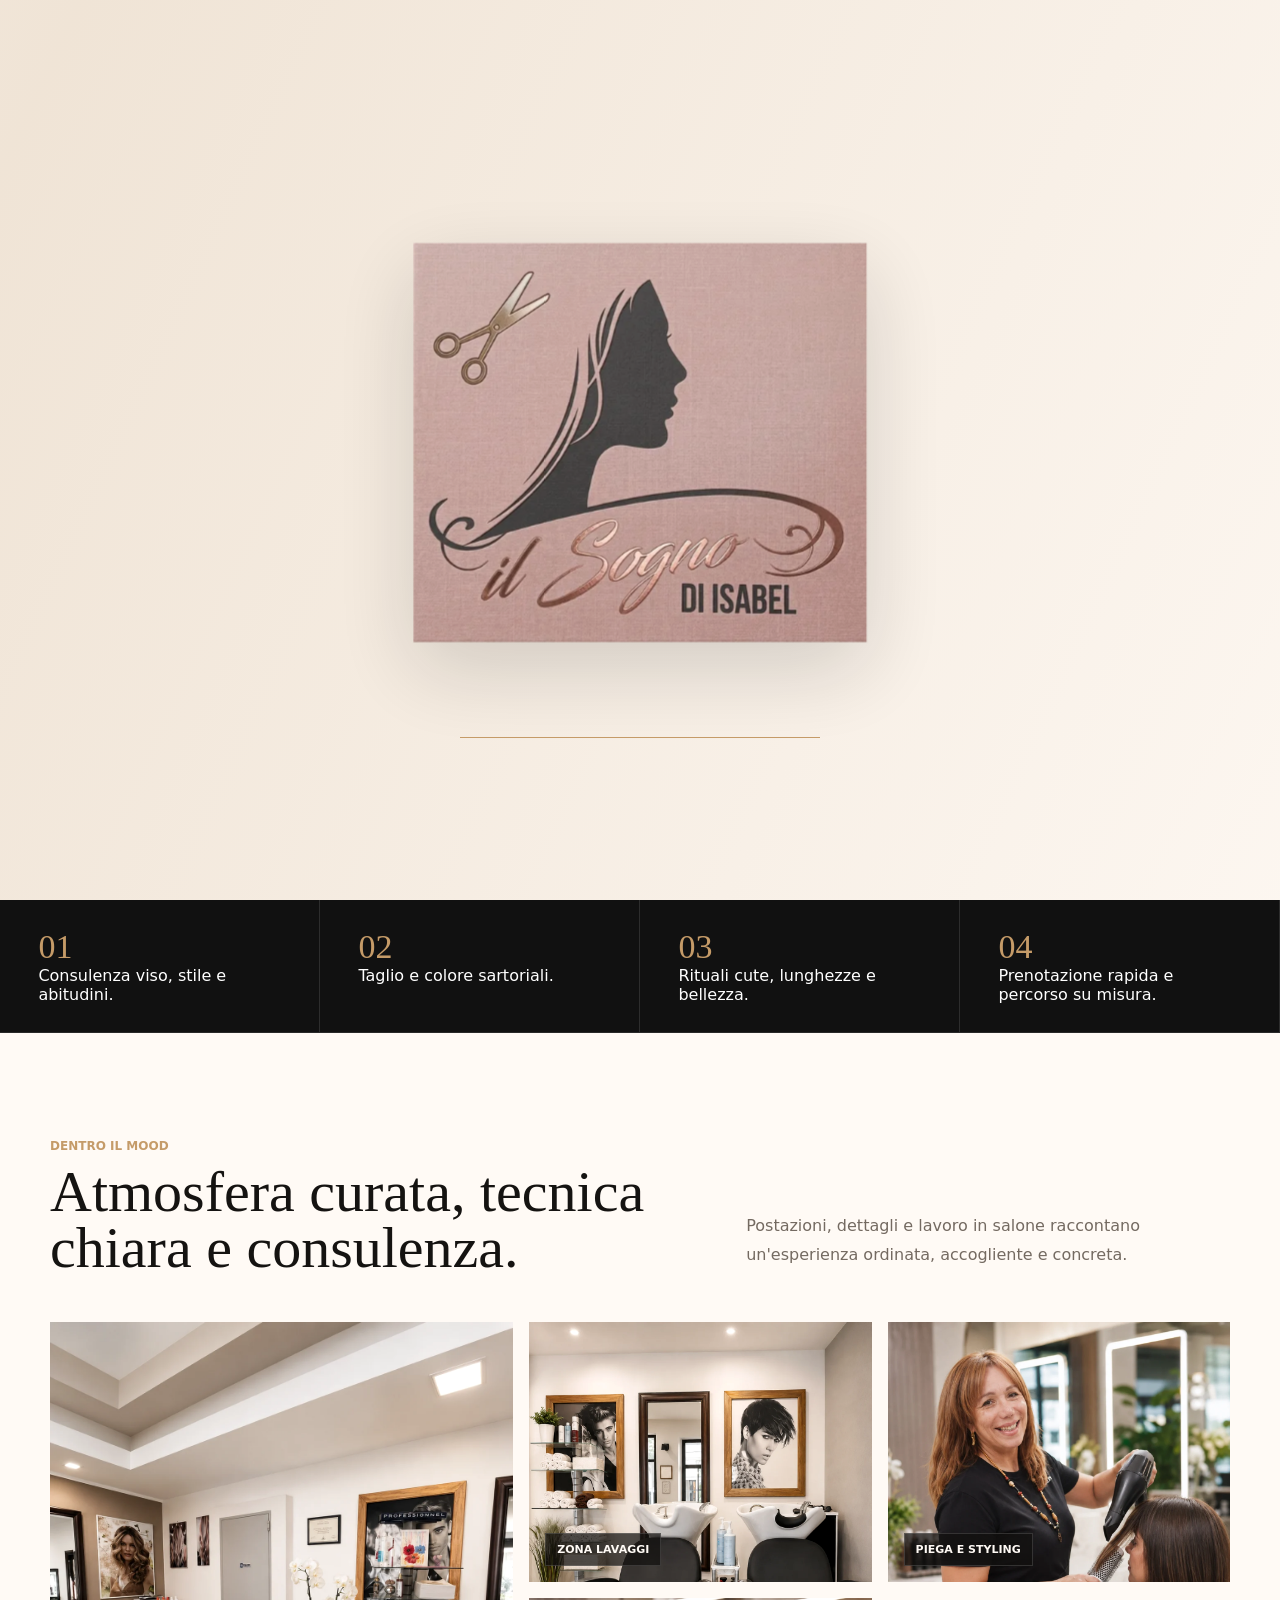
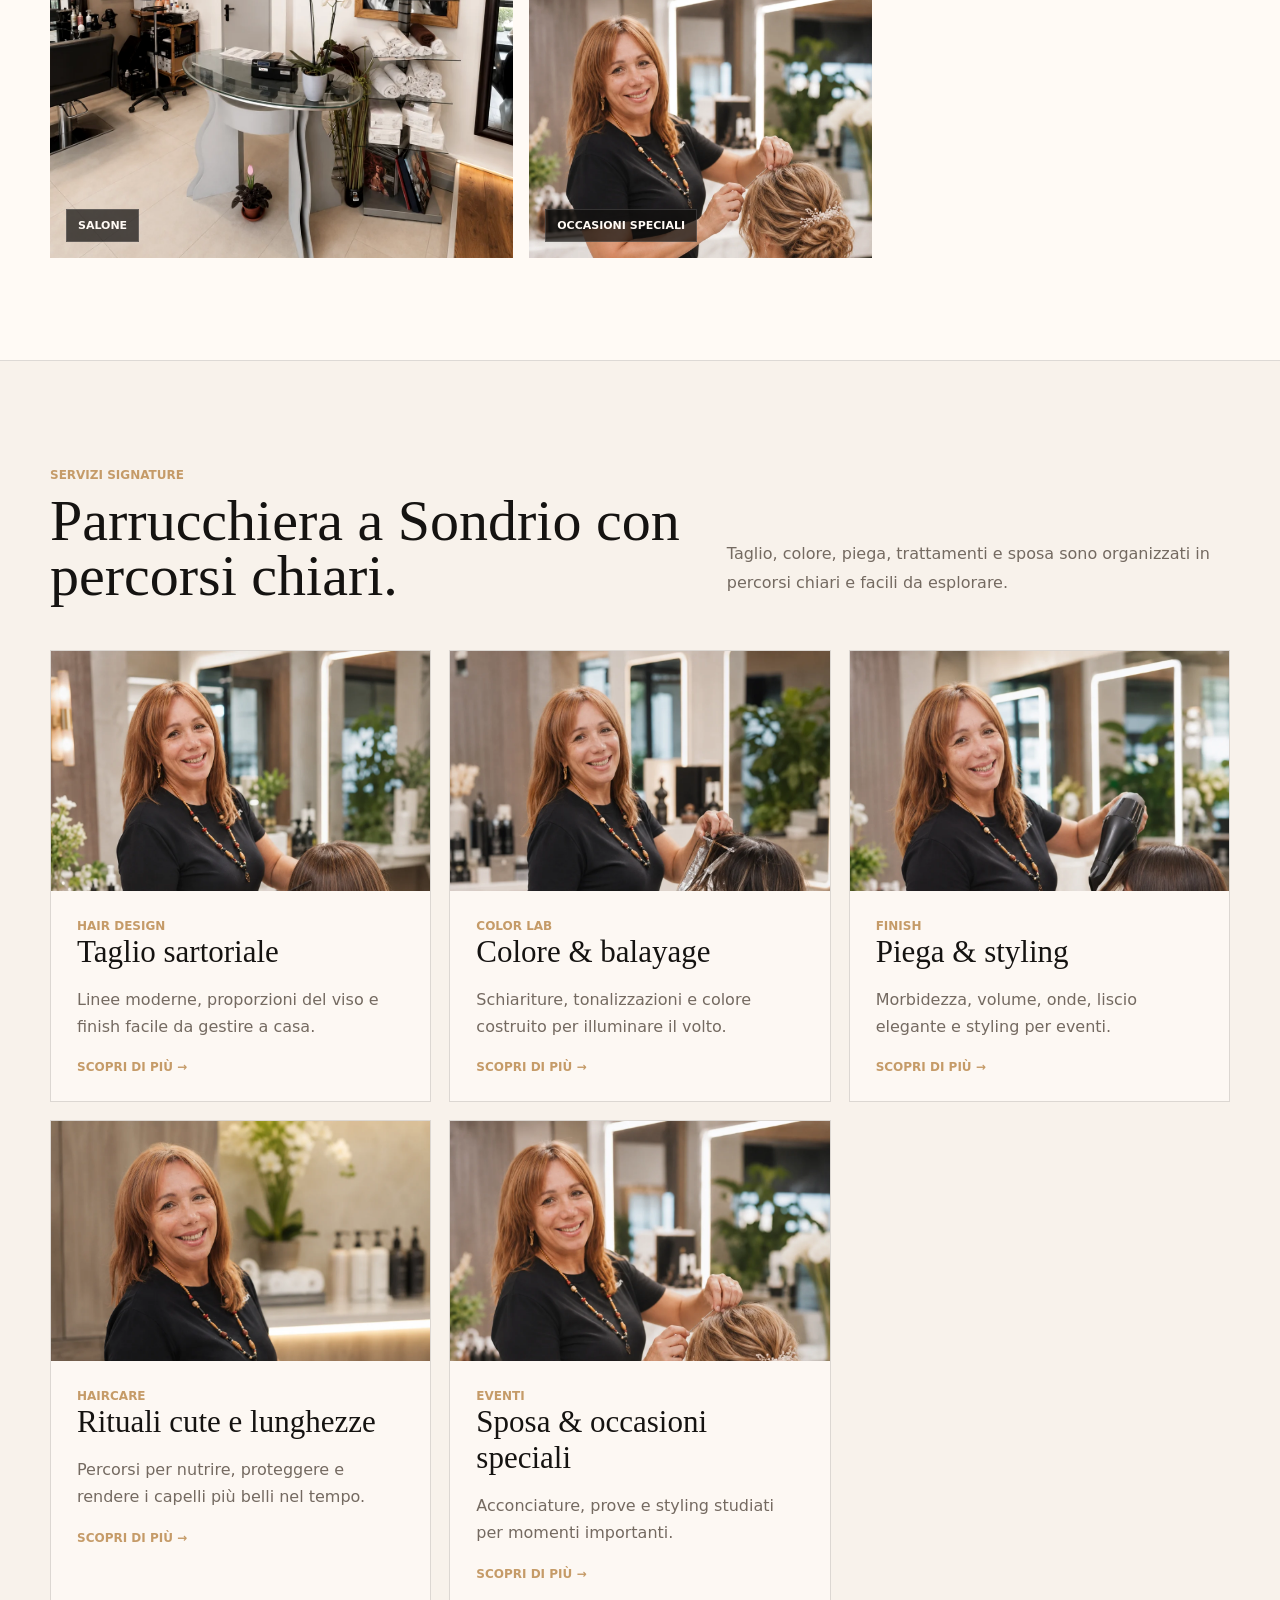
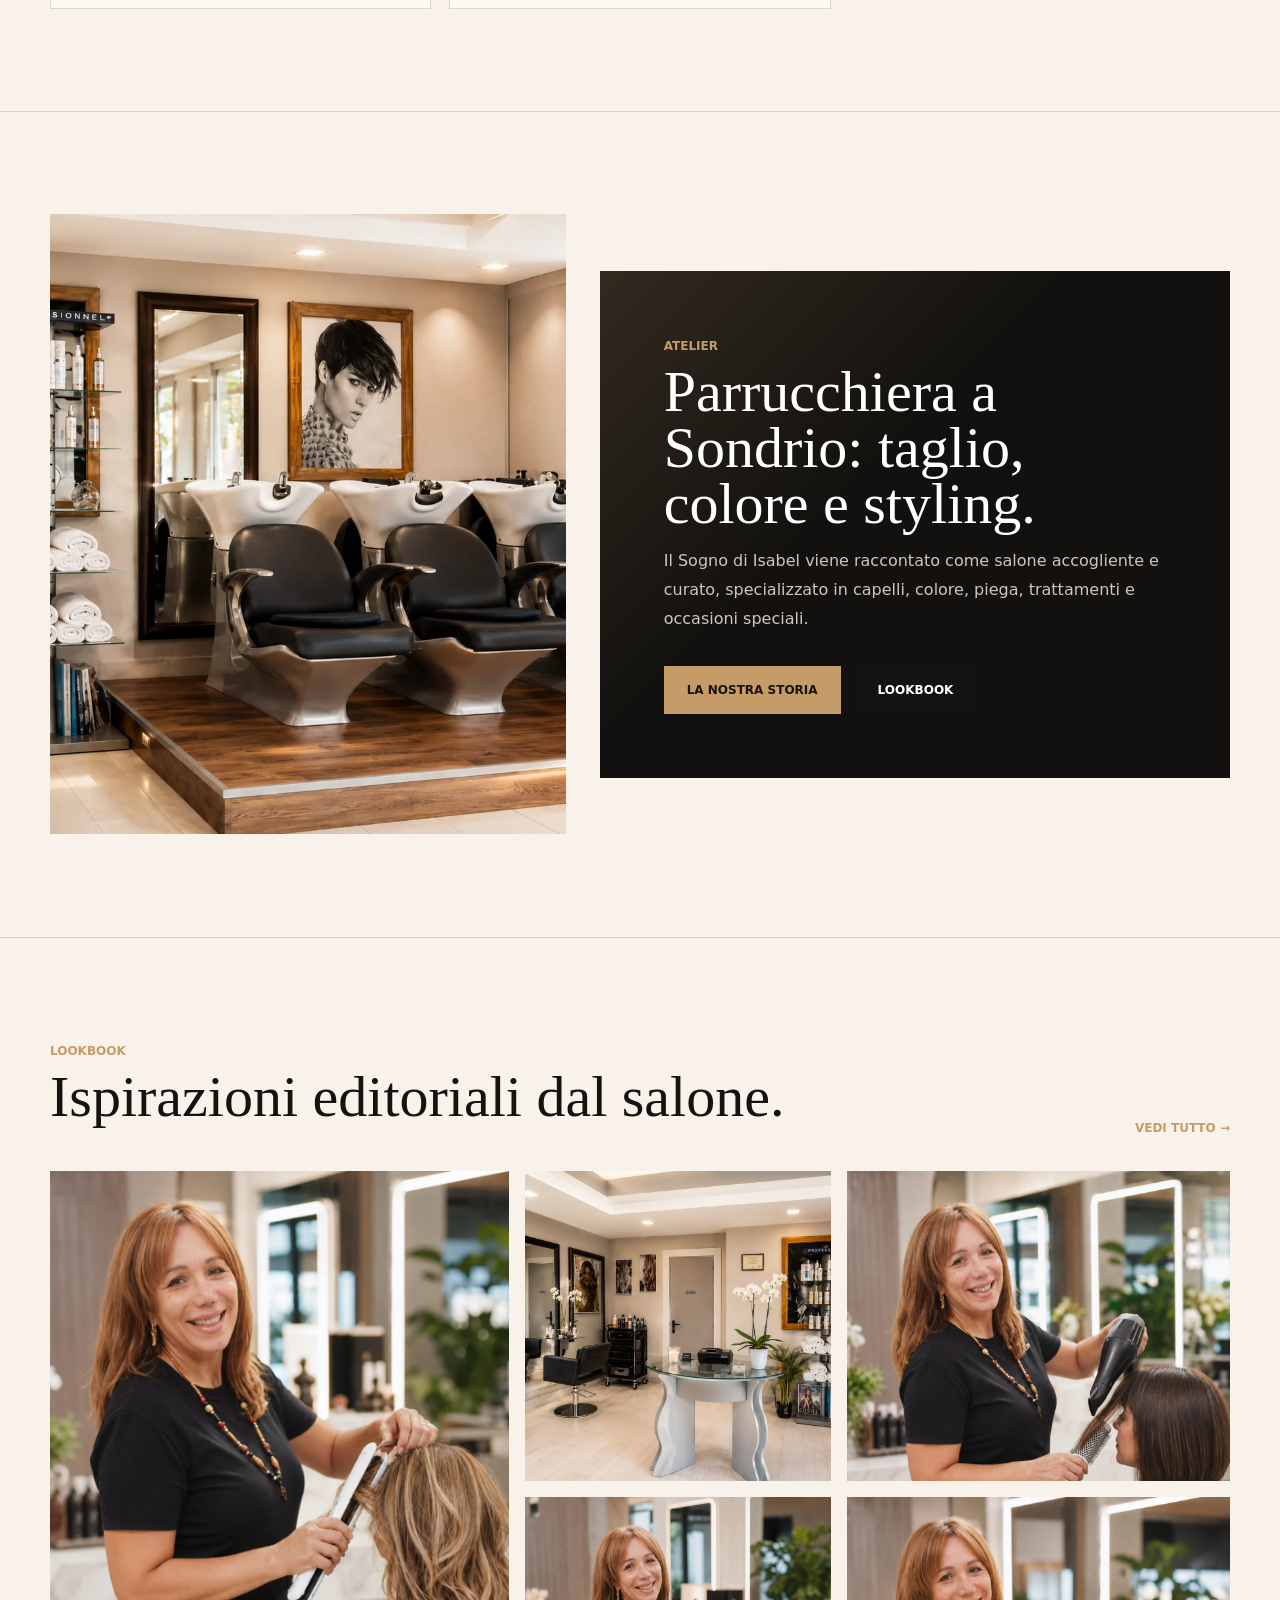
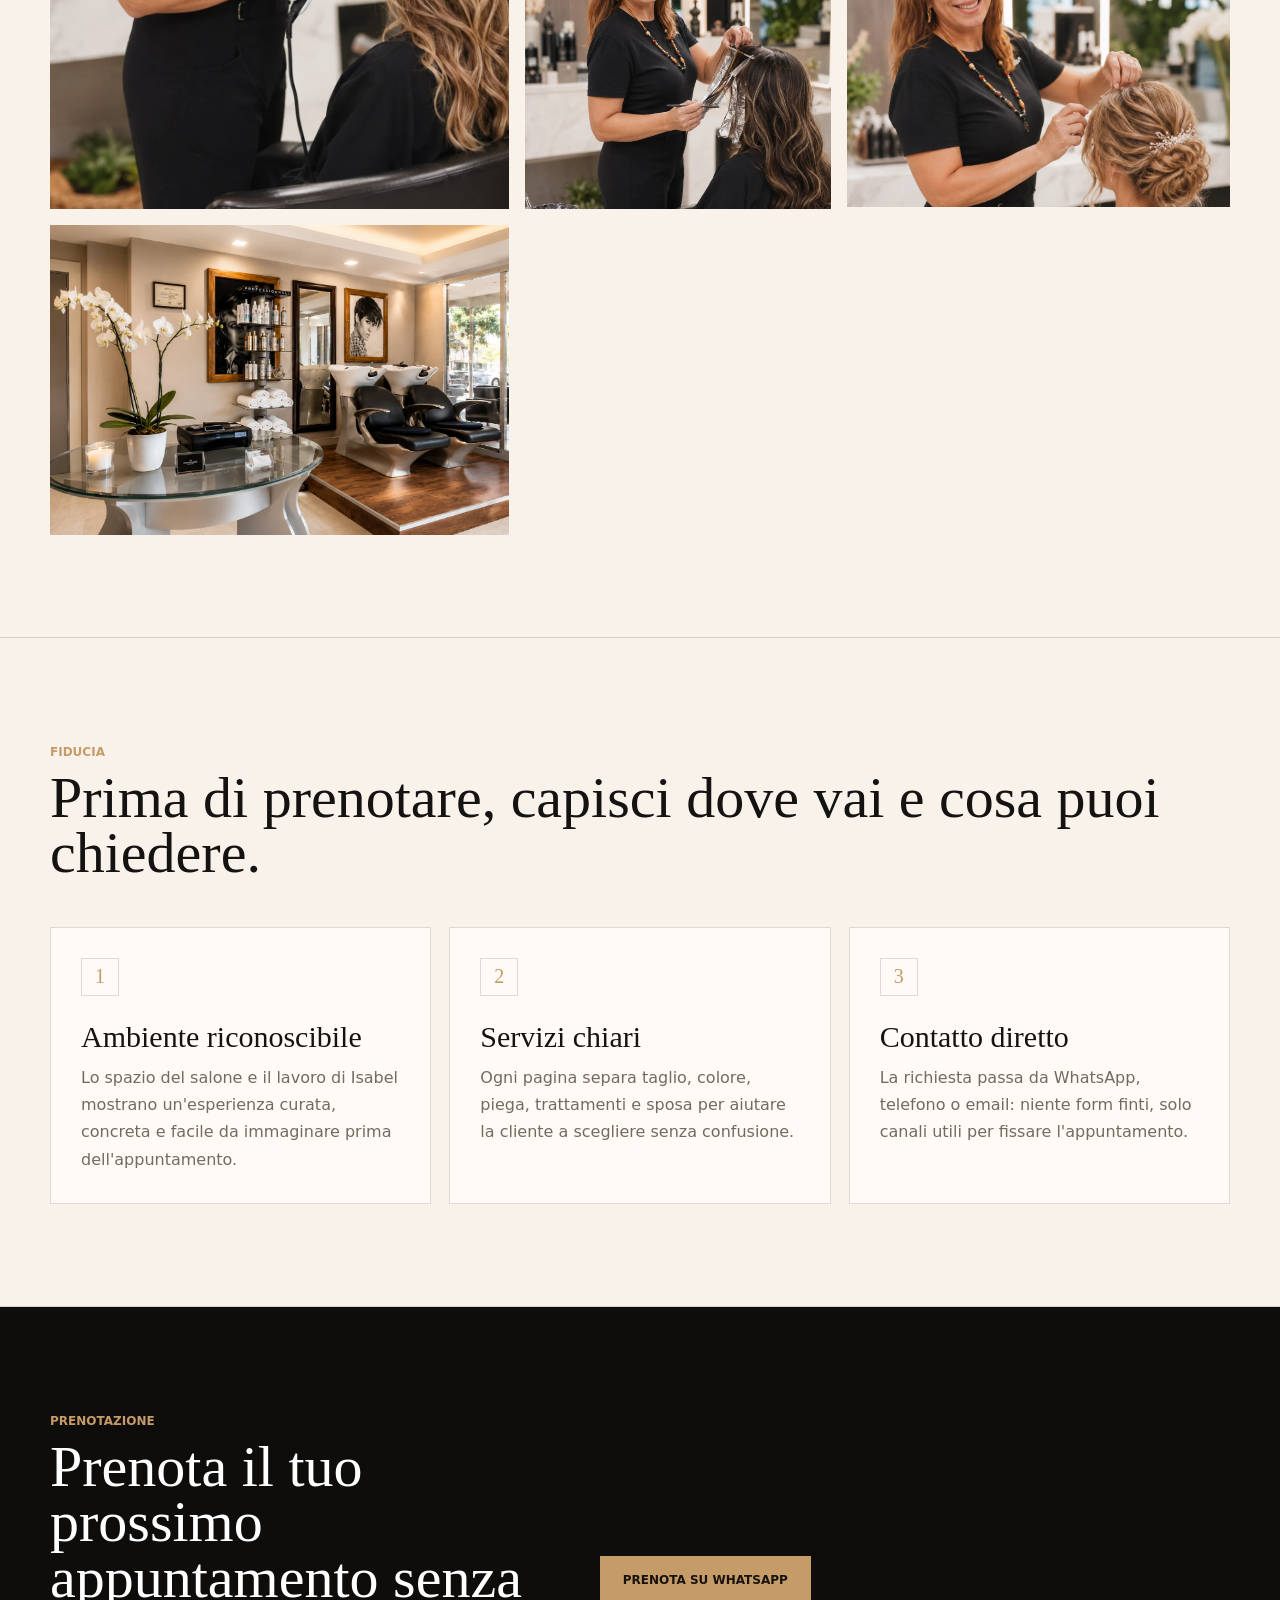
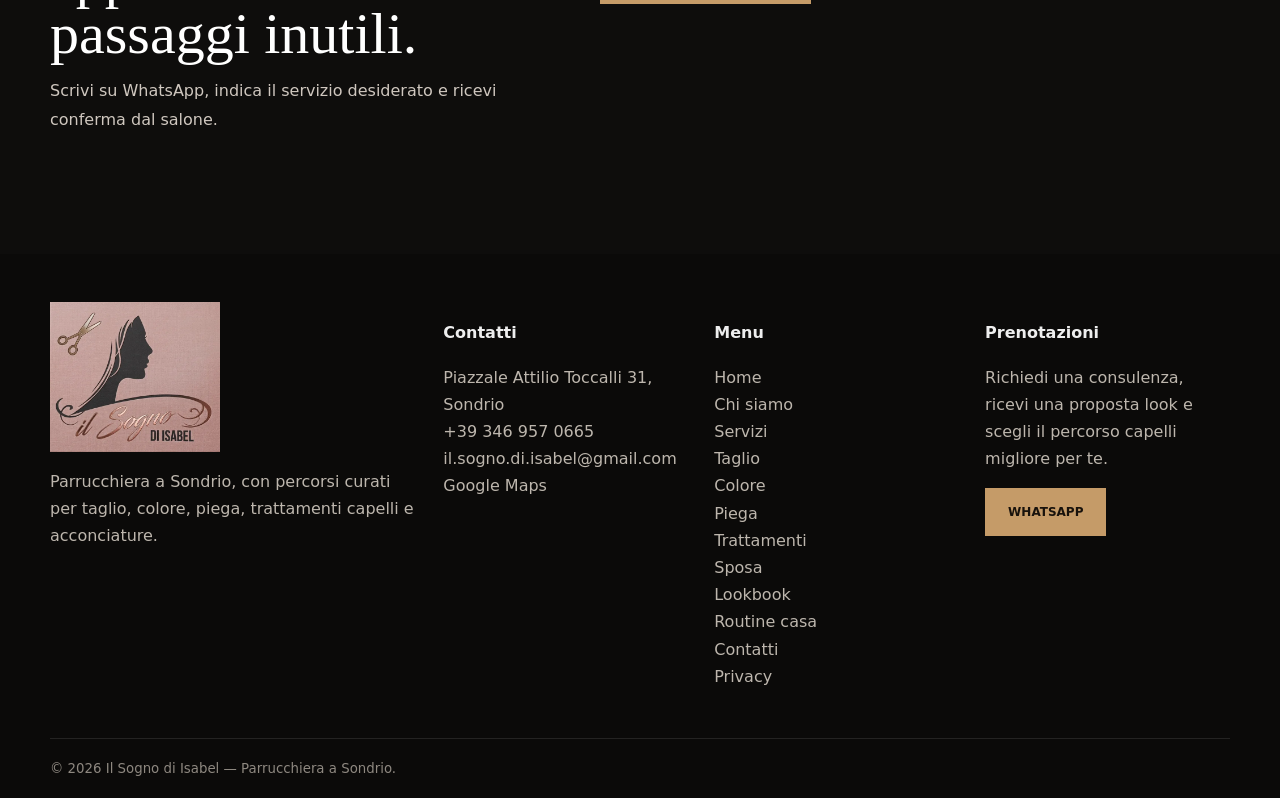
<file: index.html>
<!doctype html>
<html lang="it">
<head>
<meta charset="utf-8"><meta name="viewport" content="width=device-width, initial-scale=1">
<title>Il Sogno di Isabel — Home</title>
<meta name="description" content="Parrucchiera a Sondrio per taglio, colore, piega, trattamenti capelli e acconciature sposa da Il Sogno di Isabel.">
<link rel="canonical" href="https://sosaai.github.io/il-sogno-di-isabel-site/">
<meta property="og:title" content="Il Sogno di Isabel — Parrucchiera a Sondrio">
<meta property="og:description" content="Taglio, colore, piega, trattamenti capelli e acconciature sposa a Sondrio.">
<meta property="og:type" content="website">
<meta property="og:url" content="https://sosaai.github.io/il-sogno-di-isabel-site/">
<meta property="og:image" content="https://sosaai.github.io/il-sogno-di-isabel-site/assets/salone-ingresso.webp">
<meta name="twitter:card" content="summary_large_image">
<link rel="icon" href="assets/logo-originale-optimized.webp"><link rel="stylesheet" href="styles.css">
<script type="application/ld+json">{"@context":"https://schema.org","@type":"HairSalon","name":"Il Sogno di Isabel","url":"https://sosaai.github.io/il-sogno-di-isabel-site/","image":"https://sosaai.github.io/il-sogno-di-isabel-site/assets/salone-ingresso.webp","telephone":"+393469570665","email":"il.sogno.di.isabel@gmail.com","address":{"@type":"PostalAddress","streetAddress":"Piazzale Attilio Toccalli 31","addressLocality":"Sondrio","addressCountry":"IT"},"openingHours":"Mo-Sa 09:00-18:30","sameAs":["https://www.instagram.com/il_sogno_acconciature/"],"priceRange":"€€"}</script>
</head>
<body>
<div class="site-loader" aria-hidden="true"><img src="assets/logo-originale-optimized.webp" alt=""><div class="loader-line"><span></span></div></div>
<div class="noise"></div>
<div class="topbar"><span>Piazzale Attilio Toccalli 31, Sondrio</span><span>+39 346 957 0665</span><span>Lun-Sab · 09:00-18:30</span></div>
<header class="nav">
  <a class="brand" href="index.html"><img src="assets/logo-originale-optimized.webp" alt="Il Sogno di Isabel logo"><span>Il Sogno di Isabel<small>Parrucchiera a Sondrio</small></span></a>
  <nav class="menu"><a class="active" href="index.html">Home</a><a class="" href="chi-siamo.html">Chi siamo</a><a class="" href="servizi.html">Servizi</a><a class="" href="taglio.html">Taglio</a><a class="" href="colore.html">Colore</a><a class="" href="piega-styling.html">Piega</a><a class="" href="trattamenti.html">Trattamenti</a></nav>
  <a class="btn" href="https://wa.me/393469570665?text=Buongiorno%2C%20vorrei%20prenotare%20un%20appuntamento%20da%20Il%20Sogno%20di%20Isabel.">Prenota</a><button class="hamb" aria-label="Menu">☰</button>
</header>
<nav class="mobile"><a href="index.html">Home</a><a href="chi-siamo.html">Chi siamo</a><a href="servizi.html">Servizi</a><a href="taglio.html">Taglio</a><a href="colore.html">Colore</a><a href="piega-styling.html">Piega</a><a href="trattamenti.html">Trattamenti</a><a href="sposa-eventi.html">Sposa</a><a href="lookbook.html">Lookbook</a><a href="shop.html">Routine casa</a><a href="contatti.html">Contatti</a><a href="privacy.html">Privacy</a><a class="btn" href="https://wa.me/393469570665?text=Buongiorno%2C%20vorrei%20prenotare%20un%20appuntamento%20da%20Il%20Sogno%20di%20Isabel.">Prenota</a></nav>
<main>
<section class="hero">
  <div class="hero-copy reveal"><span class="eyebrow">Hair salon</span><h1 class="headline">Il tuo sogno. Inizia dal tuo stile.</h1><p class="lead">Taglio, colore, piega e trattamenti capelli in un percorso moderno, femminile e facile da prenotare.</p><div class="hero-actions"><a class="btn gold" href="https://wa.me/393469570665?text=Buongiorno%2C%20vorrei%20prenotare%20un%20appuntamento%20da%20Il%20Sogno%20di%20Isabel.">WhatsApp</a><a class="btn light" href="servizi.html">Esplora servizi</a></div></div>
  <div class="hero-image"><img src="assets/isabel-taglio-dettaglio.webp" alt="Isabel al lavoro nel salone Il Sogno di Isabel"><div class="hero-stat"><strong>5</strong><p>percorsi dedicati a taglio, colore, piega, trattamenti e acconciature.</p></div></div>
</section>
<section class="strip"><div><strong>01</strong>Consulenza viso, stile e abitudini.</div><div><strong>02</strong>Taglio e colore sartoriali.</div><div><strong>03</strong>Rituali cute, lunghezze e bellezza.</div><div><strong>04</strong>Prenotazione rapida e percorso su misura.</div></section>
<section class="section photo-story">
  <div class="container section-title"><div><span class="kicker">Dentro il mood</span><h2 class="title">Atmosfera curata, tecnica chiara e consulenza.</h2></div><p class="text">Postazioni, dettagli e lavoro in salone raccontano un'esperienza ordinata, accogliente e concreta.</p></div>
  <div class="container photo-grid">
    <figure class="feature reveal"><img src="assets/salone-accoglienza.webp" alt="Interno del salone Il Sogno di Isabel"><figcaption>Salone</figcaption></figure>
    <figure class="reveal"><img src="assets/salone-lavaggi.webp" alt="Zona lavaggi del salone"><figcaption>Zona lavaggi</figcaption></figure>
    <figure class="reveal"><img src="assets/isabel-piega-caschetto.webp" alt="Isabel durante una piega"><figcaption>Piega e styling</figcaption></figure>
    <figure class="reveal"><img src="assets/isabel-raccolto-evento.webp" alt="Acconciatura raccolta per evento"><figcaption>Occasioni speciali</figcaption></figure>
  </div>
</section>
<section class="section"><div class="container section-title"><div><span class="kicker">Servizi signature</span><h2 class="title">Parrucchiera a Sondrio con percorsi chiari.</h2></div><p class="text">Taglio, colore, piega, trattamenti e sposa sono organizzati in percorsi chiari e facili da esplorare.</p></div><div class="container grid-3"><article class="card reveal"><div class="card-img"><img src="assets/isabel-taglio-caschetto.webp" alt="Taglio sartoriale"></div><span class="kicker">Hair design</span><h3>Taglio sartoriale</h3><p>Linee moderne, proporzioni del viso e finish facile da gestire a casa.</p><a class="link" href="taglio.html">Scopri di più →</a></article><article class="card reveal"><div class="card-img"><img src="assets/isabel-colore-foils.webp" alt="Colore & balayage"></div><span class="kicker">Color lab</span><h3>Colore & balayage</h3><p>Schiariture, tonalizzazioni e colore costruito per illuminare il volto.</p><a class="link" href="colore.html">Scopri di più →</a></article><article class="card reveal"><div class="card-img"><img src="assets/isabel-piega-caschetto.webp" alt="Piega & styling"></div><span class="kicker">Finish</span><h3>Piega & styling</h3><p>Morbidezza, volume, onde, liscio elegante e styling per eventi.</p><a class="link" href="piega-styling.html">Scopri di più →</a></article><article class="card reveal"><div class="card-img"><img src="assets/isabel-lavaggio.webp" alt="Rituali cute e lunghezze"></div><span class="kicker">Haircare</span><h3>Rituali cute e lunghezze</h3><p>Percorsi per nutrire, proteggere e rendere i capelli più belli nel tempo.</p><a class="link" href="trattamenti.html">Scopri di più →</a></article><article class="card reveal"><div class="card-img"><img src="assets/isabel-raccolto-evento.webp" alt="Sposa & occasioni speciali"></div><span class="kicker">Eventi</span><h3>Sposa & occasioni speciali</h3><p>Acconciature, prove e styling studiati per momenti importanti.</p><a class="link" href="sposa-eventi.html">Scopri di più →</a></article></div></section>
<section class="section"><div class="container split"><div class="split-img reveal"><img src="assets/salone-poltrone.webp" alt="Postazioni del salone Il Sogno di Isabel"></div><div class="panel reveal"><span class="kicker">Atelier</span><h2 class="title">Parrucchiera a Sondrio: taglio, colore e styling.</h2><p class="text">Il Sogno di Isabel viene raccontato come salone accogliente e curato, specializzato in capelli, colore, piega, trattamenti e occasioni speciali.</p><div class="hero-actions"><a class="btn gold" href="chi-siamo.html">La nostra storia</a><a class="btn" href="lookbook.html">Lookbook</a></div></div></div></section>
<section class="section"><div class="container section-title"><div><span class="kicker">Lookbook</span><h2 class="title">Ispirazioni editoriali dal salone.</h2></div><a class="link" href="lookbook.html">Vedi tutto →</a></div><div class="container masonry"><img class="reveal" data-lightbox src="assets/isabel-taglio-dettaglio.webp" alt="Lookbook Il Sogno di Isabel"><img class="reveal" data-lightbox src="assets/salone-ambiente.webp" alt="Lookbook Il Sogno di Isabel"><img class="reveal" data-lightbox src="assets/isabel-piega-caschetto.webp" alt="Lookbook Il Sogno di Isabel"><img class="reveal" data-lightbox src="assets/isabel-colore-foils.webp" alt="Lookbook Il Sogno di Isabel"><img class="reveal" data-lightbox src="assets/isabel-raccolto-evento.webp" alt="Lookbook Il Sogno di Isabel"><img class="reveal" data-lightbox src="assets/salone-dettaglio-orchidea.webp" alt="Lookbook Il Sogno di Isabel"></div></section>
<section class="section"><div class="container section-title"><div><span class="kicker">Fiducia</span><h2 class="title">Prima di prenotare, capisci dove vai e cosa puoi chiedere.</h2></div></div><div class="container trust-row"><article class="trust-item reveal"><span>1</span><h3>Ambiente riconoscibile</h3><p>Lo spazio del salone e il lavoro di Isabel mostrano un'esperienza curata, concreta e facile da immaginare prima dell'appuntamento.</p></article><article class="trust-item reveal"><span>2</span><h3>Servizi chiari</h3><p>Ogni pagina separa taglio, colore, piega, trattamenti e sposa per aiutare la cliente a scegliere senza confusione.</p></article><article class="trust-item reveal"><span>3</span><h3>Contatto diretto</h3><p>La richiesta passa da WhatsApp, telefono o email: niente form finti, solo canali utili per fissare l'appuntamento.</p></article></div></section>
<section class="section cta"><div class="container split"><div><span class="kicker">Prenotazione</span><h2 class="title">Prenota il tuo prossimo appuntamento senza passaggi inutili.</h2><p class="text">Scrivi su WhatsApp, indica il servizio desiderato e ricevi conferma dal salone.</p></div><div><a class="btn gold" href="https://wa.me/393469570665?text=Buongiorno%2C%20vorrei%20prenotare%20un%20appuntamento%20da%20Il%20Sogno%20di%20Isabel.">Prenota su WhatsApp</a></div></div></section>
</main>
<footer class="footer">
  <div class="container footer-grid">
    <div><img src="assets/logo-originale-optimized.webp" alt="logo" class="footer-logo"><p>Parrucchiera a Sondrio, con percorsi curati per taglio, colore, piega, trattamenti capelli e acconciature.</p></div>
    <div><h4>Contatti</h4><p>Piazzale Attilio Toccalli 31, Sondrio<br><a href="tel:+393469570665">+39 346 957 0665</a><br><a href="mailto:il.sogno.di.isabel@gmail.com">il.sogno.di.isabel@gmail.com</a><br><a href="https://www.google.com/maps/search/?api=1&query=Piazzale%20Attilio%20Toccalli%2031%2C%20Sondrio" target="_blank" rel="noreferrer">Google Maps</a></p></div>
    <div><h4>Menu</h4><p><a href="index.html">Home</a><br><a href="chi-siamo.html">Chi siamo</a><br><a href="servizi.html">Servizi</a><br><a href="taglio.html">Taglio</a><br><a href="colore.html">Colore</a><br><a href="piega-styling.html">Piega</a><br><a href="trattamenti.html">Trattamenti</a><br><a href="sposa-eventi.html">Sposa</a><br><a href="lookbook.html">Lookbook</a><br><a href="shop.html">Routine casa</a><br><a href="contatti.html">Contatti</a><br><a href="privacy.html">Privacy</a><br></p></div>
    <div><h4>Prenotazioni</h4><p>Richiedi una consulenza, ricevi una proposta look e scegli il percorso capelli migliore per te.</p><a class="btn gold" href="https://wa.me/393469570665?text=Buongiorno%2C%20vorrei%20prenotare%20un%20appuntamento%20da%20Il%20Sogno%20di%20Isabel.">WhatsApp</a></div>
  </div>
  <div class="container"><small>© 2026 Il Sogno di Isabel — Parrucchiera a Sondrio.</small></div>
</footer>
<script src="script.js"></script>
</body></html>
</file>
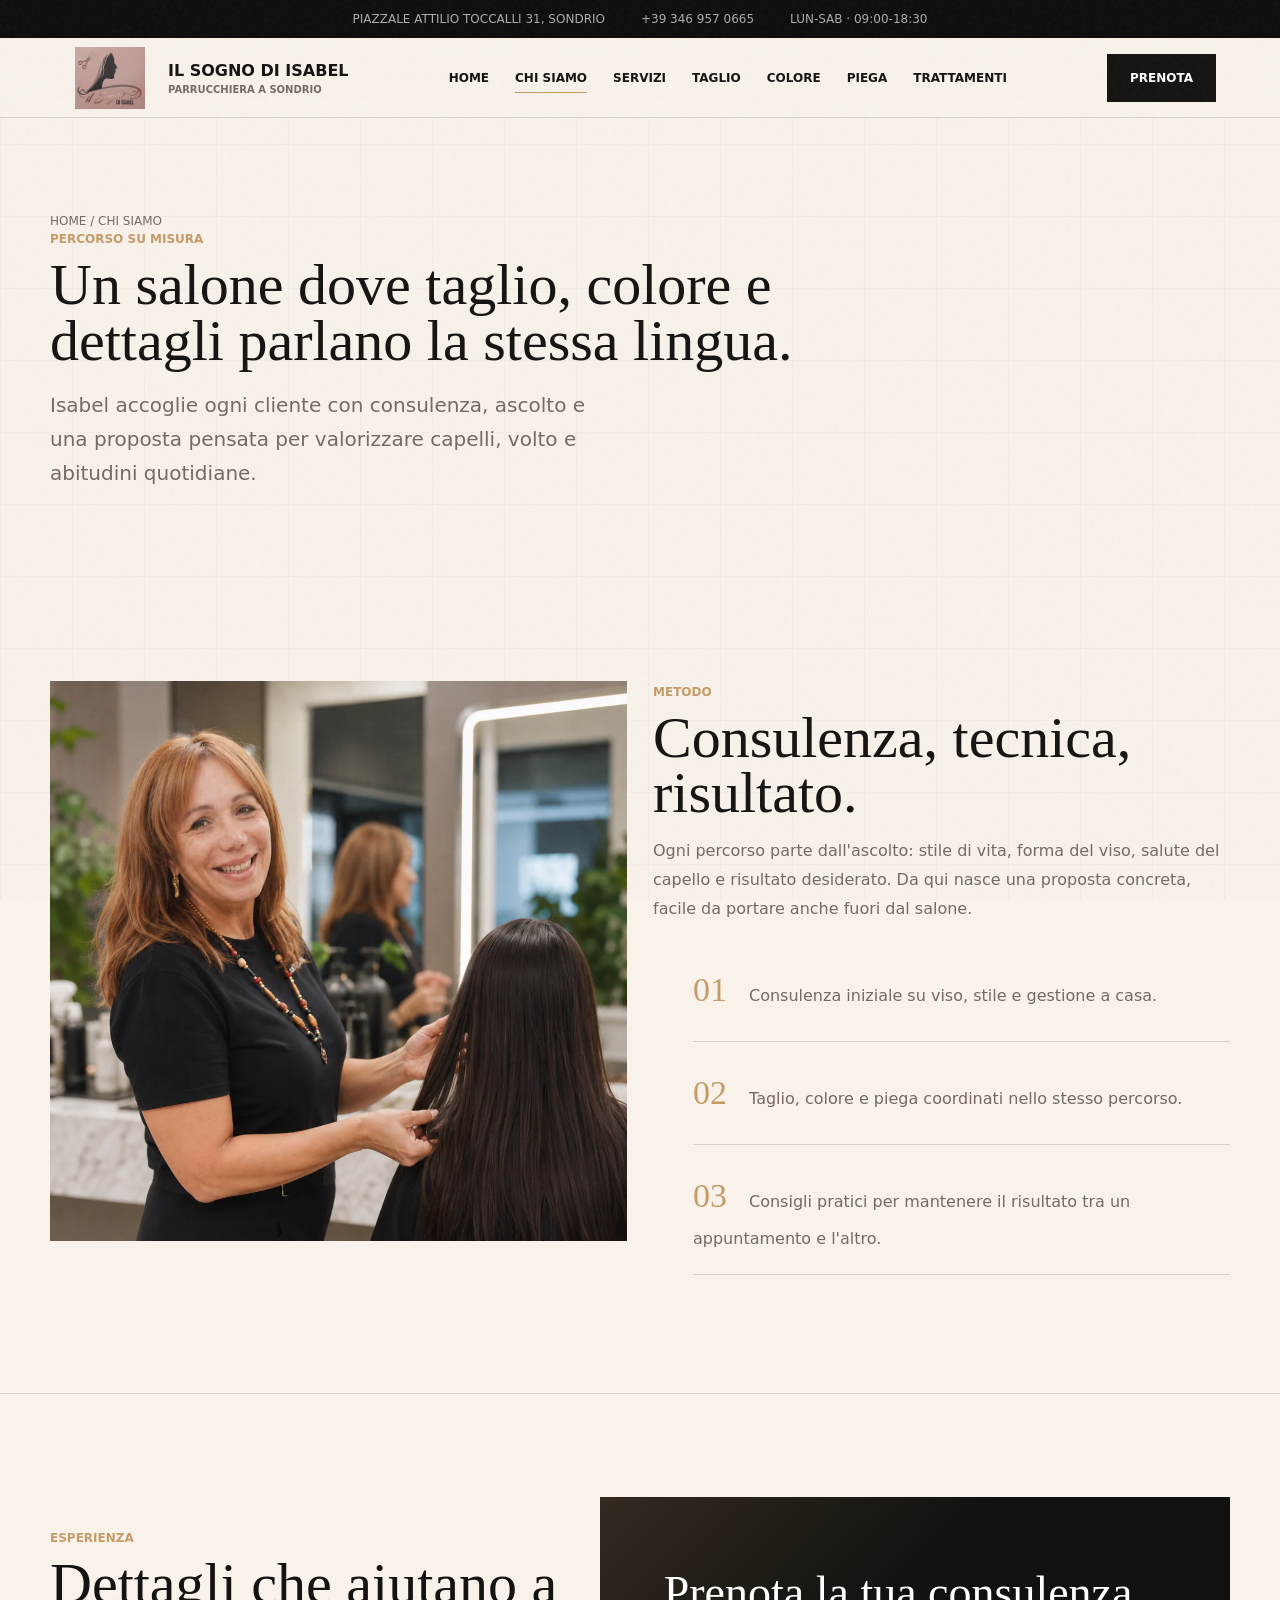
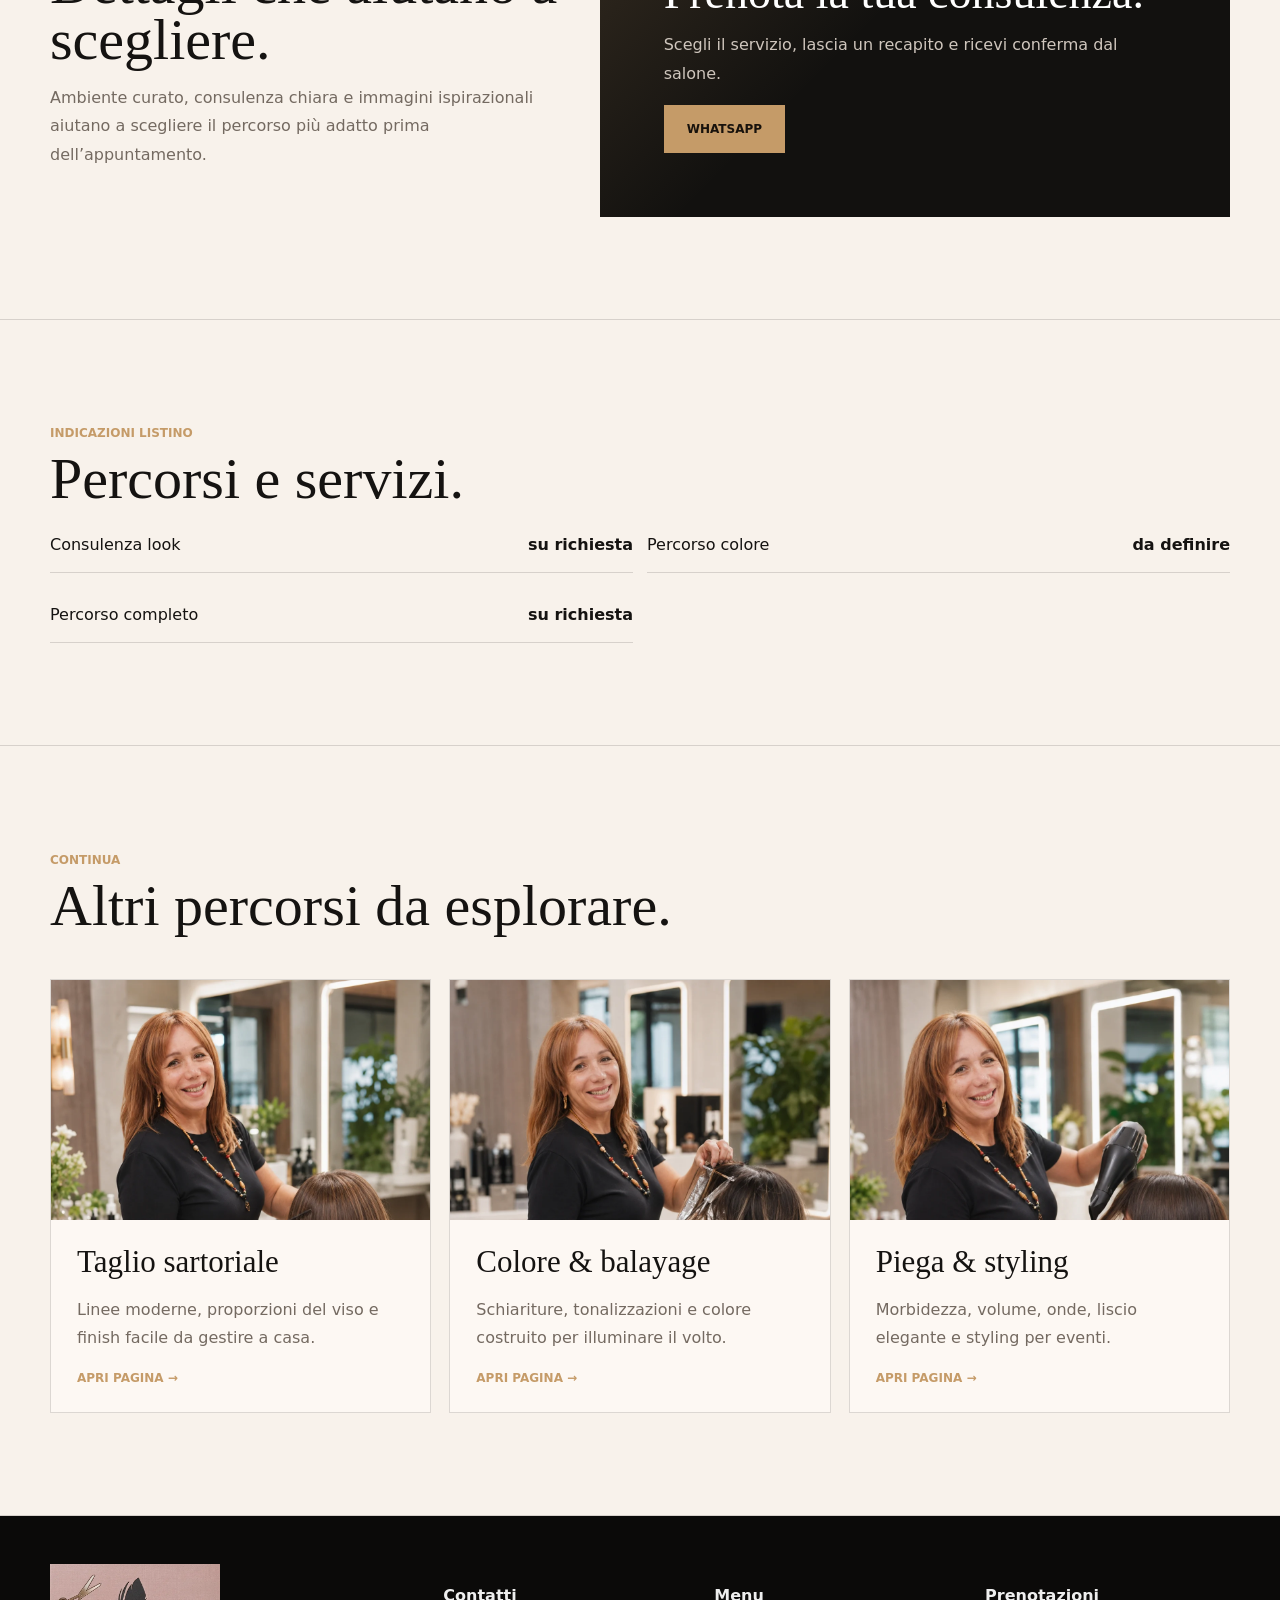
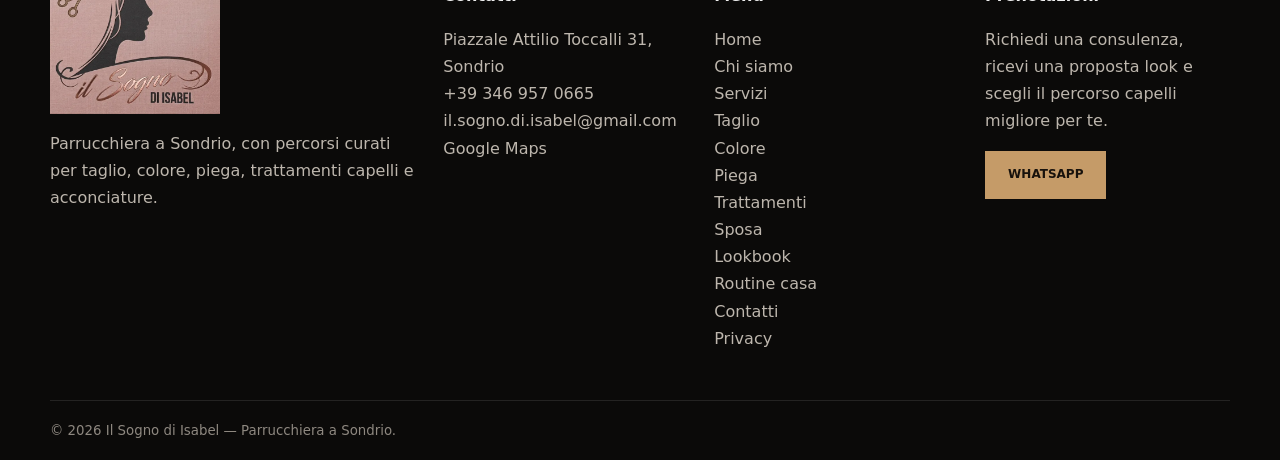
<file: chi-siamo.html>
<!doctype html>
<html lang="it">
<head>
<meta charset="utf-8"><meta name="viewport" content="width=device-width, initial-scale=1">
<title>Il Sogno di Isabel — Chi siamo</title>
<meta name="description" content="Scopri Il Sogno di Isabel, salone parrucchiera a Sondrio con consulenza personalizzata per taglio, colore e styling.">
<link rel="canonical" href="https://sosaai.github.io/il-sogno-di-isabel-site/chi-siamo.html">
<link rel="icon" href="assets/logo-originale-optimized.webp"><link rel="stylesheet" href="styles.css">
</head>
<body>
<div class="noise"></div>
<div class="topbar"><span>Piazzale Attilio Toccalli 31, Sondrio</span><span>+39 346 957 0665</span><span>Lun-Sab · 09:00-18:30</span></div>
<header class="nav">
  <a class="brand" href="index.html"><img src="assets/logo-originale-optimized.webp" alt="Il Sogno di Isabel logo"><span>Il Sogno di Isabel<small>Parrucchiera a Sondrio</small></span></a>
  <nav class="menu"><a class="" href="index.html">Home</a><a class="active" href="chi-siamo.html">Chi siamo</a><a class="" href="servizi.html">Servizi</a><a class="" href="taglio.html">Taglio</a><a class="" href="colore.html">Colore</a><a class="" href="piega-styling.html">Piega</a><a class="" href="trattamenti.html">Trattamenti</a></nav>
  <a class="btn" href="https://wa.me/393469570665?text=Buongiorno%2C%20vorrei%20prenotare%20un%20appuntamento%20da%20Il%20Sogno%20di%20Isabel.">Prenota</a><button class="hamb" aria-label="Menu">☰</button>
</header>
<nav class="mobile"><a href="index.html">Home</a><a href="chi-siamo.html">Chi siamo</a><a href="servizi.html">Servizi</a><a href="taglio.html">Taglio</a><a href="colore.html">Colore</a><a href="piega-styling.html">Piega</a><a href="trattamenti.html">Trattamenti</a><a href="sposa-eventi.html">Sposa</a><a href="lookbook.html">Lookbook</a><a href="shop.html">Routine casa</a><a href="contatti.html">Contatti</a><a href="privacy.html">Privacy</a><a class="btn" href="https://wa.me/393469570665?text=Buongiorno%2C%20vorrei%20prenotare%20un%20appuntamento%20da%20Il%20Sogno%20di%20Isabel.">Prenota</a></nav>
<main>
<section class="page-hero"><div class="container reveal"><div class="breadcrumbs"><a href="index.html">Home</a> / Chi siamo</div><span class="eyebrow">Percorso su misura</span><h1 class="title">Un salone dove taglio, colore e dettagli parlano la stessa lingua.</h1><p class="lead">Isabel accoglie ogni cliente con consulenza, ascolto e una proposta pensata per valorizzare capelli, volto e abitudini quotidiane.</p></div></section>
<section class="section"><div class="container service-detail"><img class="reveal" src="assets/isabel-consulenza-capelli-lunghi.webp" alt="Isabel al lavoro nel salone"><div class="reveal"><span class="kicker">Metodo</span><h2 class="title">Consulenza, tecnica, risultato.</h2><p class="text">Ogni percorso parte dall'ascolto: stile di vita, forma del viso, salute del capello e risultato desiderato. Da qui nasce una proposta concreta, facile da portare anche fuori dal salone.</p><ul class="numbered"><li>Consulenza iniziale su viso, stile e gestione a casa.</li><li>Taglio, colore e piega coordinati nello stesso percorso.</li><li>Consigli pratici per mantenere il risultato tra un appuntamento e l'altro.</li></ul></div></div></section>
<section class="section"><div class="container split"><div><span class="kicker">Esperienza</span><h2 class="title">Dettagli che aiutano a scegliere.</h2><p class="text">Ambiente curato, consulenza chiara e immagini ispirazionali aiutano a scegliere il percorso più adatto prima dell’appuntamento.</p></div><div class="panel"><h3 class="title panel-title">Prenota la tua consulenza.</h3><p class="text">Scegli il servizio, lascia un recapito e ricevi conferma dal salone.</p><a class="btn gold" href="https://wa.me/393469570665?text=Buongiorno%2C%20vorrei%20prenotare%20un%20appuntamento%20da%20Il%20Sogno%20di%20Isabel.">WhatsApp</a></div></div></section>
<section class="section"><div class="container"><span class="kicker">Indicazioni listino</span><h2 class="title">Percorsi e servizi.</h2><div class="price-list"><div class="price"><span>Consulenza look</span><strong>su richiesta</strong></div><div class="price"><span>Percorso colore</span><strong>da definire</strong></div><div class="price"><span>Percorso completo</span><strong>su richiesta</strong></div></div></div></section>
<section class="section"><div class="container section-title"><div><span class="kicker">Continua</span><h2 class="title">Altri percorsi da esplorare.</h2></div></div><div class="container grid-3"><article class="card reveal"><div class="card-img"><img src="assets/isabel-taglio-caschetto.webp" alt="Taglio sartoriale"></div><h3>Taglio sartoriale</h3><p>Linee moderne, proporzioni del viso e finish facile da gestire a casa.</p><a class="link" href="taglio.html">Apri pagina →</a></article><article class="card reveal"><div class="card-img"><img src="assets/isabel-colore-foils.webp" alt="Colore & balayage"></div><h3>Colore & balayage</h3><p>Schiariture, tonalizzazioni e colore costruito per illuminare il volto.</p><a class="link" href="colore.html">Apri pagina →</a></article><article class="card reveal"><div class="card-img"><img src="assets/isabel-piega-caschetto.webp" alt="Piega & styling"></div><h3>Piega & styling</h3><p>Morbidezza, volume, onde, liscio elegante e styling per eventi.</p><a class="link" href="piega-styling.html">Apri pagina →</a></article></div></section>
</main>
<footer class="footer">
  <div class="container footer-grid">
    <div><img src="assets/logo-originale-optimized.webp" alt="logo" class="footer-logo"><p>Parrucchiera a Sondrio, con percorsi curati per taglio, colore, piega, trattamenti capelli e acconciature.</p></div>
    <div><h4>Contatti</h4><p>Piazzale Attilio Toccalli 31, Sondrio<br><a href="tel:+393469570665">+39 346 957 0665</a><br><a href="mailto:il.sogno.di.isabel@gmail.com">il.sogno.di.isabel@gmail.com</a><br><a href="https://www.google.com/maps/search/?api=1&query=Piazzale%20Attilio%20Toccalli%2031%2C%20Sondrio" target="_blank" rel="noreferrer">Google Maps</a></p></div>
    <div><h4>Menu</h4><p><a href="index.html">Home</a><br><a href="chi-siamo.html">Chi siamo</a><br><a href="servizi.html">Servizi</a><br><a href="taglio.html">Taglio</a><br><a href="colore.html">Colore</a><br><a href="piega-styling.html">Piega</a><br><a href="trattamenti.html">Trattamenti</a><br><a href="sposa-eventi.html">Sposa</a><br><a href="lookbook.html">Lookbook</a><br><a href="shop.html">Routine casa</a><br><a href="contatti.html">Contatti</a><br><a href="privacy.html">Privacy</a><br></p></div>
    <div><h4>Prenotazioni</h4><p>Richiedi una consulenza, ricevi una proposta look e scegli il percorso capelli migliore per te.</p><a class="btn gold" href="https://wa.me/393469570665?text=Buongiorno%2C%20vorrei%20prenotare%20un%20appuntamento%20da%20Il%20Sogno%20di%20Isabel.">WhatsApp</a></div>
  </div>
  <div class="container"><small>© 2026 Il Sogno di Isabel — Parrucchiera a Sondrio.</small></div>
</footer>
<script src="script.js"></script>
</body></html>
</file>
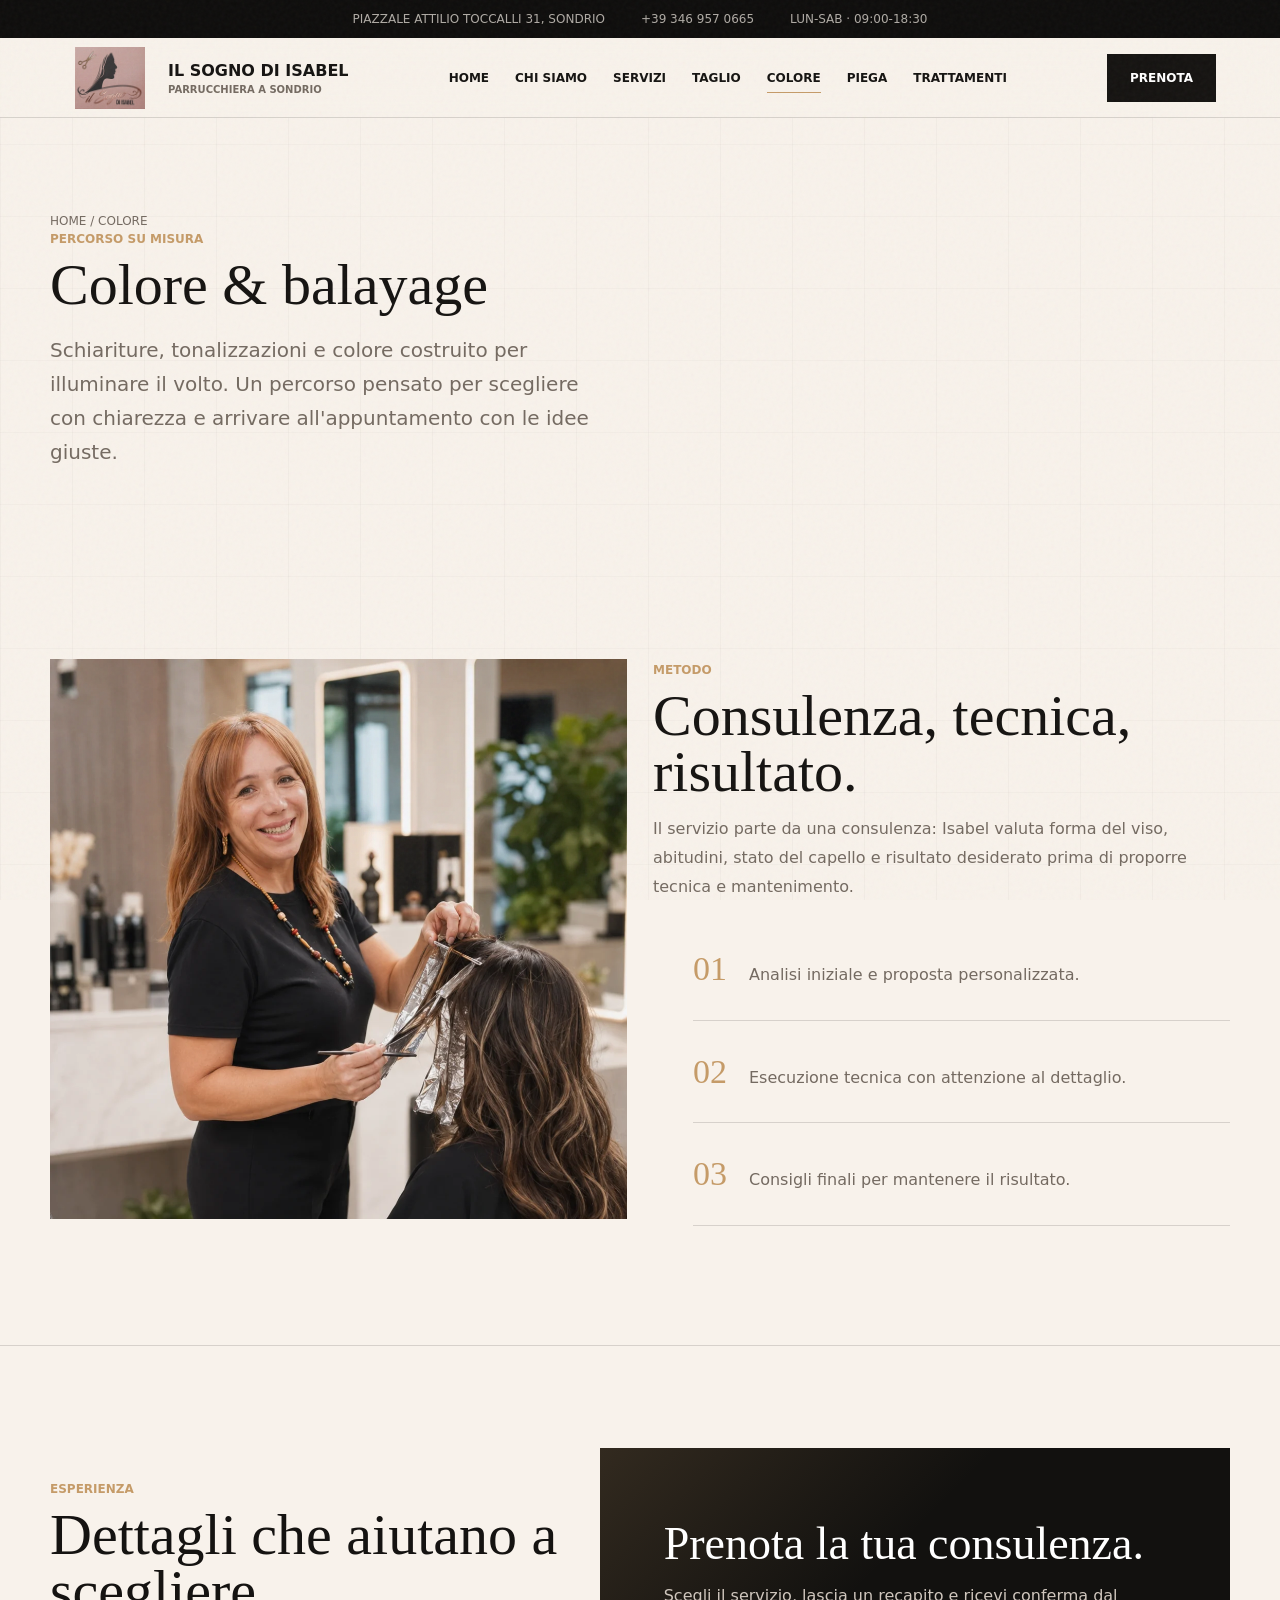
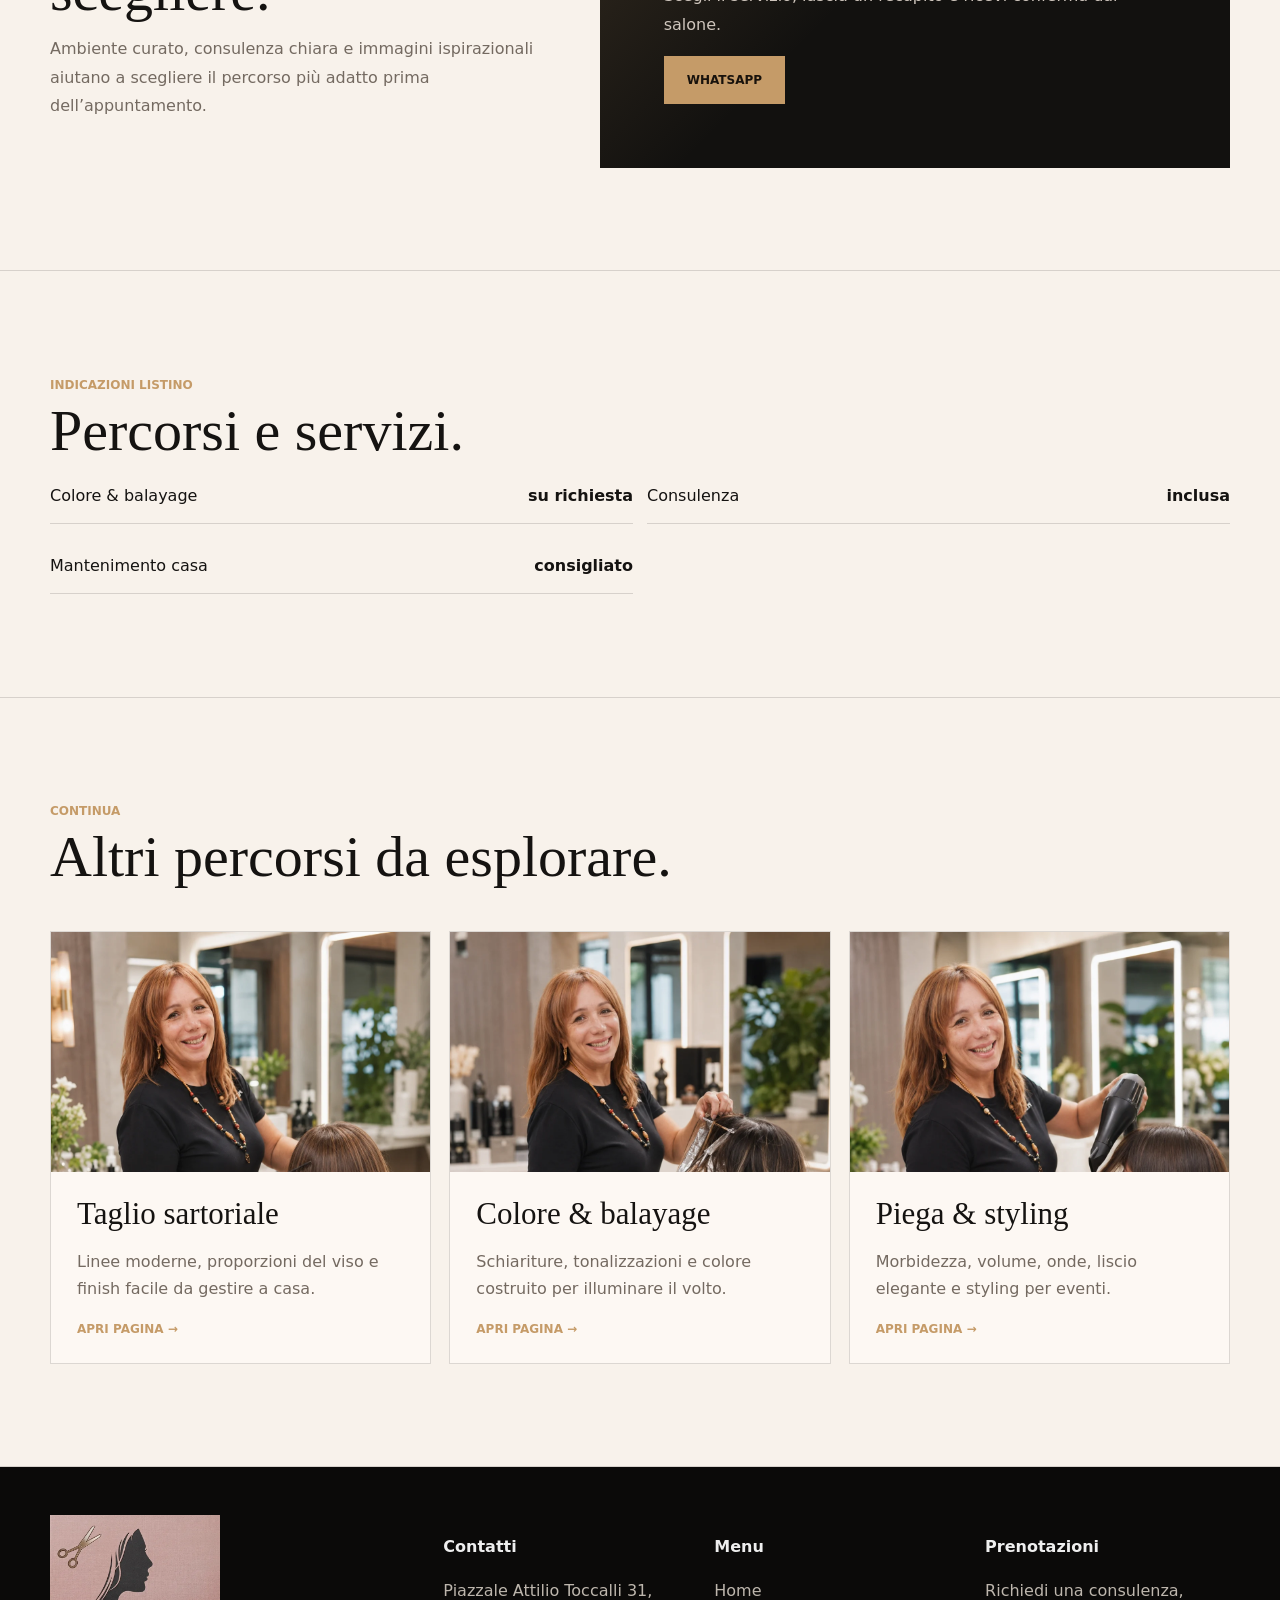
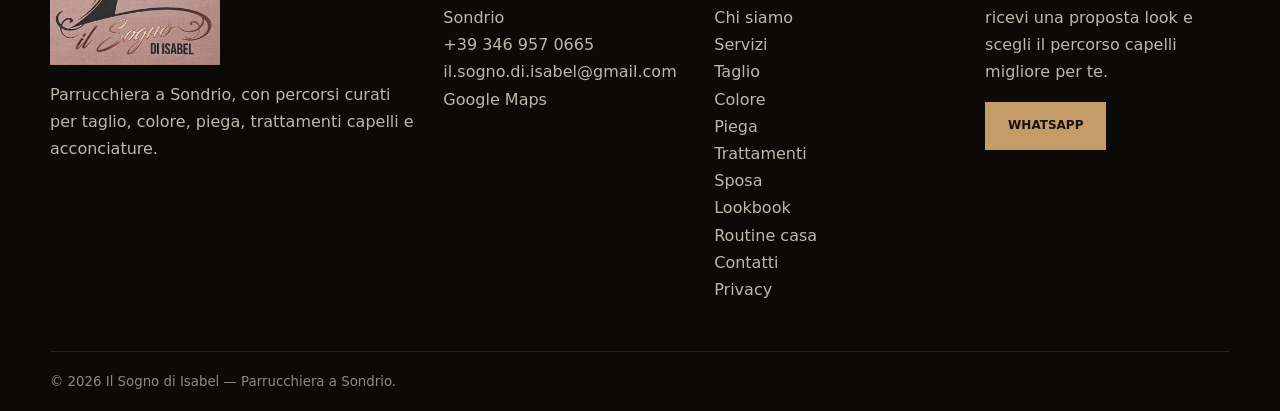
<file: colore.html>
<!doctype html>
<html lang="it">
<head>
<meta charset="utf-8"><meta name="viewport" content="width=device-width, initial-scale=1">
<title>Il Sogno di Isabel — Colore & balayage</title>
<meta name="description" content="Colore e balayage a Sondrio: schiariture, tonalizzazioni e percorsi colore su misura.">
<link rel="canonical" href="https://sosaai.github.io/il-sogno-di-isabel-site/colore.html">
<link rel="icon" href="assets/logo-originale-optimized.webp"><link rel="stylesheet" href="styles.css">
</head>
<body>
<div class="noise"></div>
<div class="topbar"><span>Piazzale Attilio Toccalli 31, Sondrio</span><span>+39 346 957 0665</span><span>Lun-Sab · 09:00-18:30</span></div>
<header class="nav">
  <a class="brand" href="index.html"><img src="assets/logo-originale-optimized.webp" alt="Il Sogno di Isabel logo"><span>Il Sogno di Isabel<small>Parrucchiera a Sondrio</small></span></a>
  <nav class="menu"><a class="" href="index.html">Home</a><a class="" href="chi-siamo.html">Chi siamo</a><a class="" href="servizi.html">Servizi</a><a class="" href="taglio.html">Taglio</a><a class="active" href="colore.html">Colore</a><a class="" href="piega-styling.html">Piega</a><a class="" href="trattamenti.html">Trattamenti</a></nav>
  <a class="btn" href="https://wa.me/393469570665?text=Buongiorno%2C%20vorrei%20prenotare%20un%20appuntamento%20da%20Il%20Sogno%20di%20Isabel.">Prenota</a><button class="hamb" aria-label="Menu">☰</button>
</header>
<nav class="mobile"><a href="index.html">Home</a><a href="chi-siamo.html">Chi siamo</a><a href="servizi.html">Servizi</a><a href="taglio.html">Taglio</a><a href="colore.html">Colore</a><a href="piega-styling.html">Piega</a><a href="trattamenti.html">Trattamenti</a><a href="sposa-eventi.html">Sposa</a><a href="lookbook.html">Lookbook</a><a href="shop.html">Routine casa</a><a href="contatti.html">Contatti</a><a href="privacy.html">Privacy</a><a class="btn" href="https://wa.me/393469570665?text=Buongiorno%2C%20vorrei%20prenotare%20un%20appuntamento%20da%20Il%20Sogno%20di%20Isabel.">Prenota</a></nav>
<main>
<section class="page-hero"><div class="container reveal"><div class="breadcrumbs"><a href="index.html">Home</a> / Colore</div><span class="eyebrow">Percorso su misura</span><h1 class="title">Colore & balayage</h1><p class="lead">Schiariture, tonalizzazioni e colore costruito per illuminare il volto. Un percorso pensato per scegliere con chiarezza e arrivare all'appuntamento con le idee giuste.</p></div></section>
<section class="section"><div class="container service-detail"><img class="reveal" src="assets/isabel-colore-foils.webp" alt="Colore & balayage"><div class="reveal"><span class="kicker">Metodo</span><h2 class="title">Consulenza, tecnica, risultato.</h2><p class="text">Il servizio parte da una consulenza: Isabel valuta forma del viso, abitudini, stato del capello e risultato desiderato prima di proporre tecnica e mantenimento.</p><ul class="numbered"><li>Analisi iniziale e proposta personalizzata.</li><li>Esecuzione tecnica con attenzione al dettaglio.</li><li>Consigli finali per mantenere il risultato.</li></ul></div></div></section>
<section class="section"><div class="container split"><div><span class="kicker">Esperienza</span><h2 class="title">Dettagli che aiutano a scegliere.</h2><p class="text">Ambiente curato, consulenza chiara e immagini ispirazionali aiutano a scegliere il percorso più adatto prima dell’appuntamento.</p></div><div class="panel"><h3 class="title panel-title">Prenota la tua consulenza.</h3><p class="text">Scegli il servizio, lascia un recapito e ricevi conferma dal salone.</p><a class="btn gold" href="https://wa.me/393469570665?text=Buongiorno%2C%20vorrei%20prenotare%20un%20appuntamento%20da%20Il%20Sogno%20di%20Isabel.">WhatsApp</a></div></div></section>
<section class="section"><div class="container"><span class="kicker">Indicazioni listino</span><h2 class="title">Percorsi e servizi.</h2><div class="price-list"><div class="price"><span>Colore & balayage</span><strong>su richiesta</strong></div><div class="price"><span>Consulenza</span><strong>inclusa</strong></div><div class="price"><span>Mantenimento casa</span><strong>consigliato</strong></div></div></div></section>
<section class="section"><div class="container section-title"><div><span class="kicker">Continua</span><h2 class="title">Altri percorsi da esplorare.</h2></div></div><div class="container grid-3"><article class="card reveal"><div class="card-img"><img src="assets/isabel-taglio-caschetto.webp" alt="Taglio sartoriale"></div><h3>Taglio sartoriale</h3><p>Linee moderne, proporzioni del viso e finish facile da gestire a casa.</p><a class="link" href="taglio.html">Apri pagina →</a></article><article class="card reveal"><div class="card-img"><img src="assets/isabel-colore-foils.webp" alt="Colore & balayage"></div><h3>Colore & balayage</h3><p>Schiariture, tonalizzazioni e colore costruito per illuminare il volto.</p><a class="link" href="colore.html">Apri pagina →</a></article><article class="card reveal"><div class="card-img"><img src="assets/isabel-piega-caschetto.webp" alt="Piega & styling"></div><h3>Piega & styling</h3><p>Morbidezza, volume, onde, liscio elegante e styling per eventi.</p><a class="link" href="piega-styling.html">Apri pagina →</a></article></div></section>
</main>
<footer class="footer">
  <div class="container footer-grid">
    <div><img src="assets/logo-originale-optimized.webp" alt="logo" class="footer-logo"><p>Parrucchiera a Sondrio, con percorsi curati per taglio, colore, piega, trattamenti capelli e acconciature.</p></div>
    <div><h4>Contatti</h4><p>Piazzale Attilio Toccalli 31, Sondrio<br><a href="tel:+393469570665">+39 346 957 0665</a><br><a href="mailto:il.sogno.di.isabel@gmail.com">il.sogno.di.isabel@gmail.com</a><br><a href="https://www.google.com/maps/search/?api=1&query=Piazzale%20Attilio%20Toccalli%2031%2C%20Sondrio" target="_blank" rel="noreferrer">Google Maps</a></p></div>
    <div><h4>Menu</h4><p><a href="index.html">Home</a><br><a href="chi-siamo.html">Chi siamo</a><br><a href="servizi.html">Servizi</a><br><a href="taglio.html">Taglio</a><br><a href="colore.html">Colore</a><br><a href="piega-styling.html">Piega</a><br><a href="trattamenti.html">Trattamenti</a><br><a href="sposa-eventi.html">Sposa</a><br><a href="lookbook.html">Lookbook</a><br><a href="shop.html">Routine casa</a><br><a href="contatti.html">Contatti</a><br><a href="privacy.html">Privacy</a><br></p></div>
    <div><h4>Prenotazioni</h4><p>Richiedi una consulenza, ricevi una proposta look e scegli il percorso capelli migliore per te.</p><a class="btn gold" href="https://wa.me/393469570665?text=Buongiorno%2C%20vorrei%20prenotare%20un%20appuntamento%20da%20Il%20Sogno%20di%20Isabel.">WhatsApp</a></div>
  </div>
  <div class="container"><small>© 2026 Il Sogno di Isabel — Parrucchiera a Sondrio.</small></div>
</footer>
<script src="script.js"></script>
</body></html>
</file>
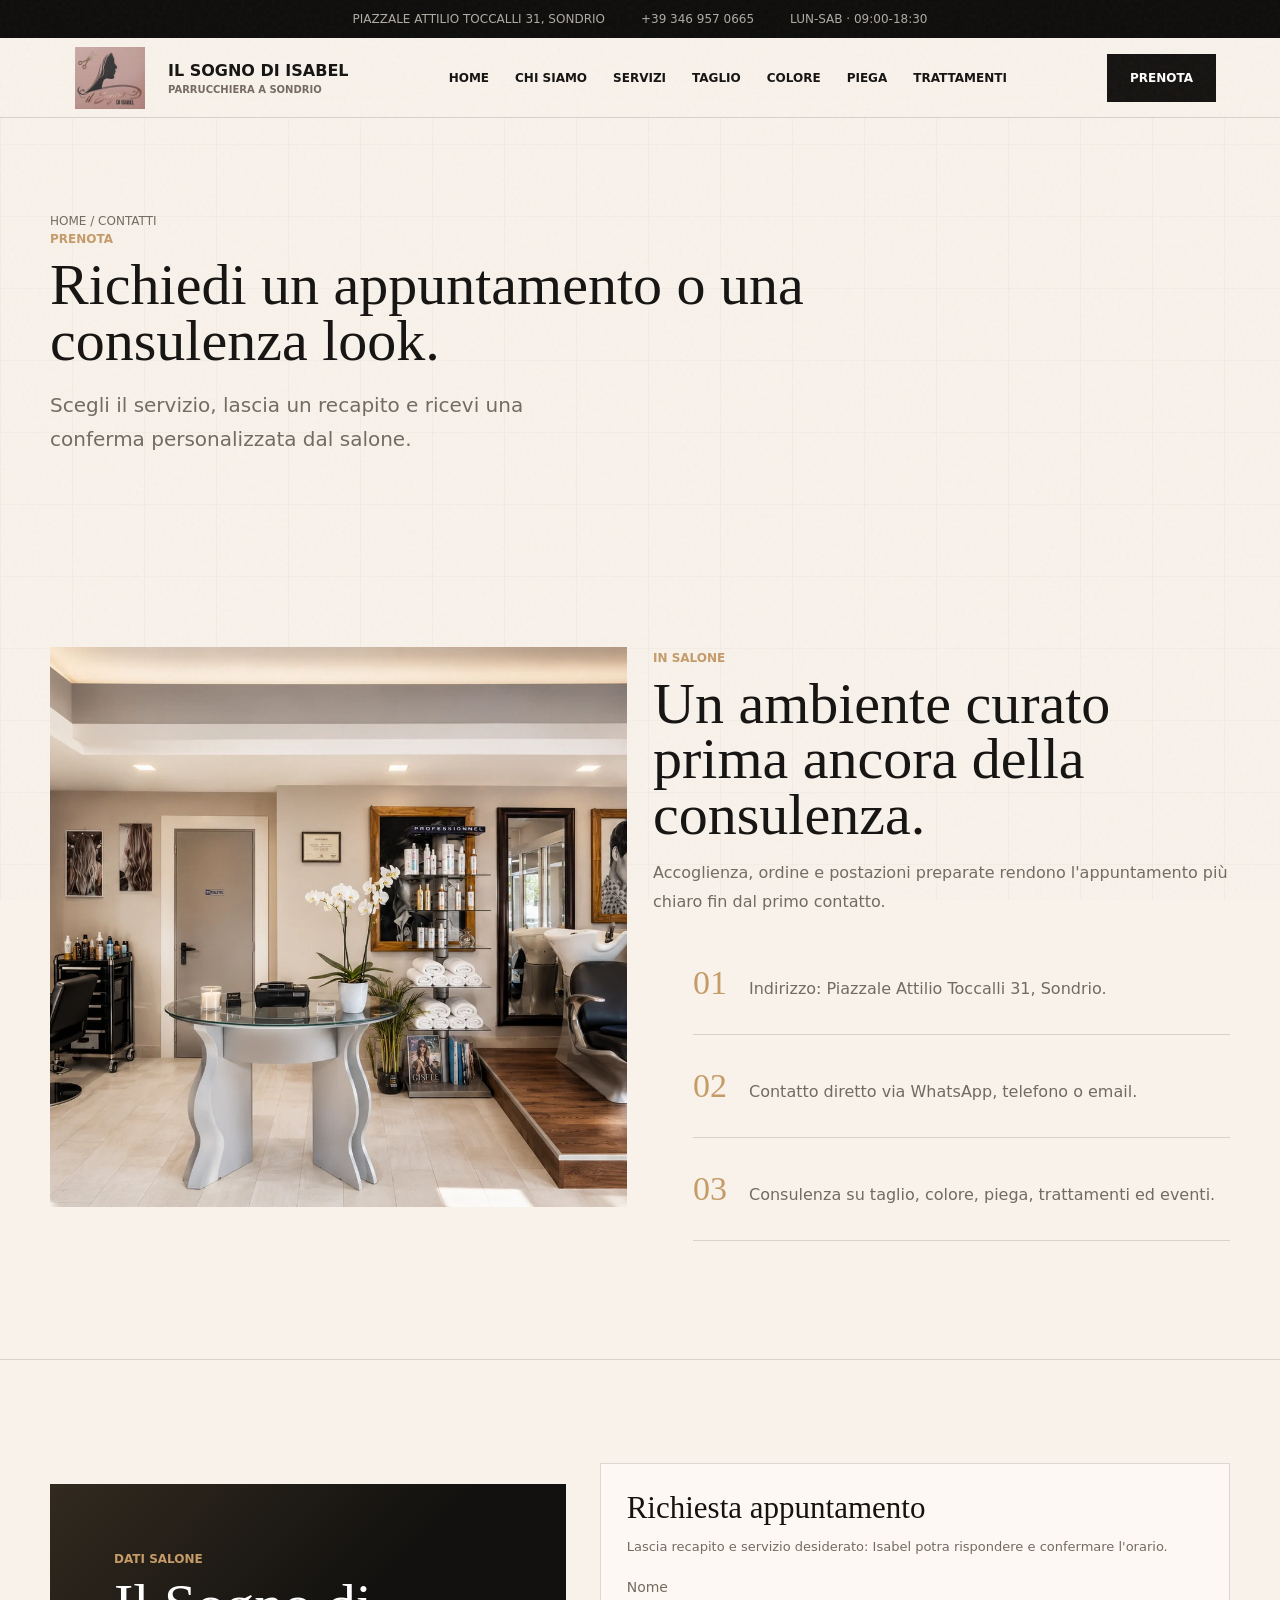
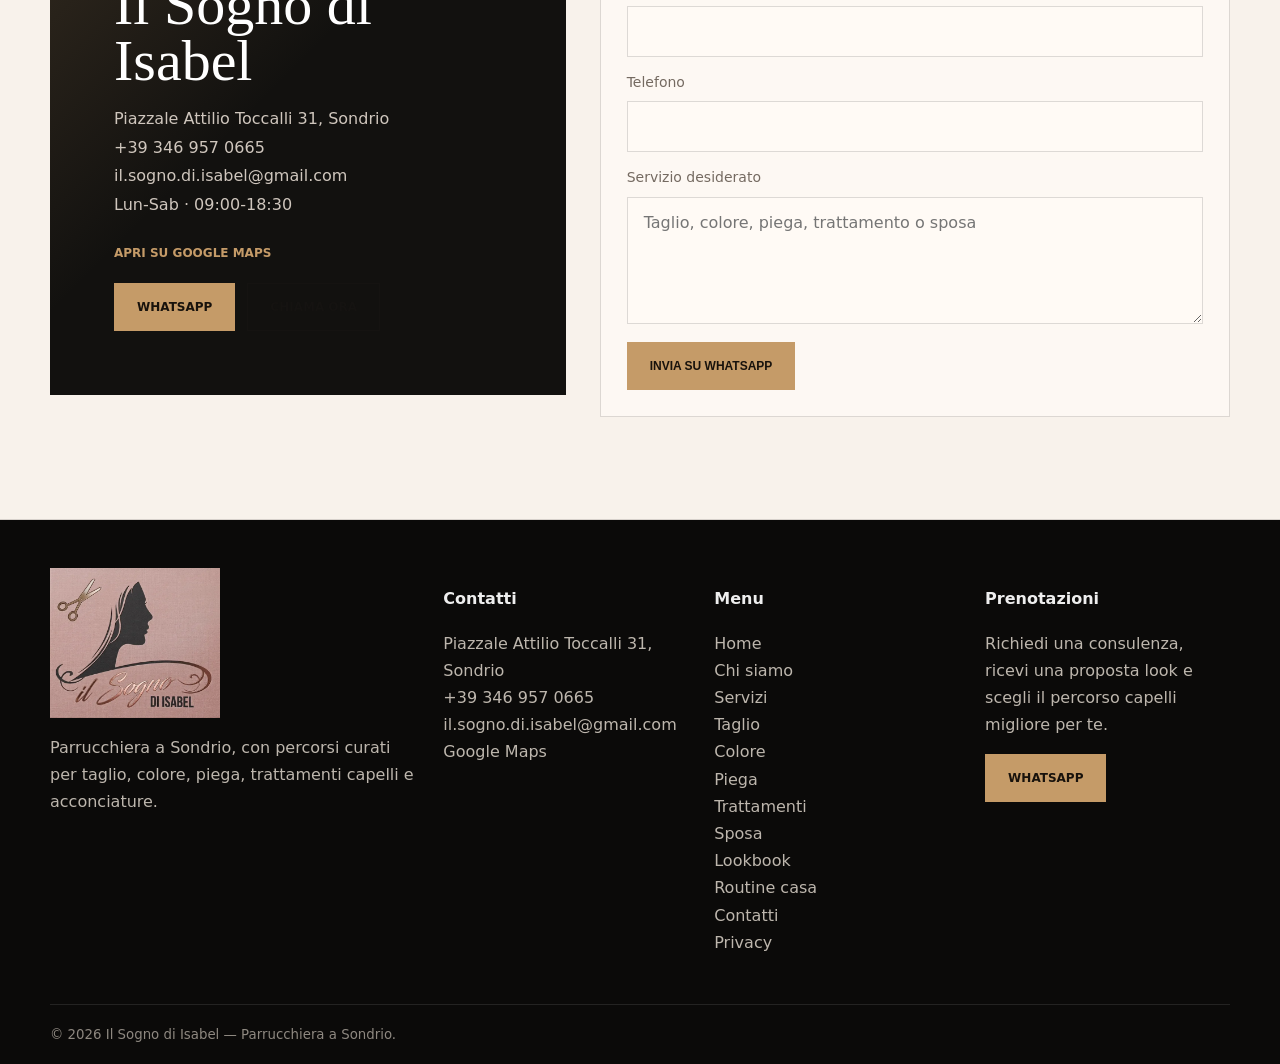
<file: contatti.html>
<!doctype html>
<html lang="it">
<head>
<meta charset="utf-8"><meta name="viewport" content="width=device-width, initial-scale=1">
<title>Il Sogno di Isabel — Contatti</title>
<meta name="description" content="Contatti Il Sogno di Isabel a Sondrio: telefono, WhatsApp, email, orari e richiesta appuntamento.">
<link rel="canonical" href="https://sosaai.github.io/il-sogno-di-isabel-site/contatti.html">
<link rel="icon" href="assets/logo-originale-optimized.webp"><link rel="stylesheet" href="styles.css">
</head>
<body>
<div class="noise"></div>
<div class="topbar"><span>Piazzale Attilio Toccalli 31, Sondrio</span><span>+39 346 957 0665</span><span>Lun-Sab · 09:00-18:30</span></div>
<header class="nav">
  <a class="brand" href="index.html"><img src="assets/logo-originale-optimized.webp" alt="Il Sogno di Isabel logo"><span>Il Sogno di Isabel<small>Parrucchiera a Sondrio</small></span></a>
  <nav class="menu"><a class="" href="index.html">Home</a><a class="" href="chi-siamo.html">Chi siamo</a><a class="" href="servizi.html">Servizi</a><a class="" href="taglio.html">Taglio</a><a class="" href="colore.html">Colore</a><a class="" href="piega-styling.html">Piega</a><a class="" href="trattamenti.html">Trattamenti</a></nav>
  <a class="btn" href="https://wa.me/393469570665?text=Buongiorno%2C%20vorrei%20prenotare%20un%20appuntamento%20da%20Il%20Sogno%20di%20Isabel.">Prenota</a><button class="hamb" aria-label="Menu">☰</button>
</header>
<nav class="mobile"><a href="index.html">Home</a><a href="chi-siamo.html">Chi siamo</a><a href="servizi.html">Servizi</a><a href="taglio.html">Taglio</a><a href="colore.html">Colore</a><a href="piega-styling.html">Piega</a><a href="trattamenti.html">Trattamenti</a><a href="sposa-eventi.html">Sposa</a><a href="lookbook.html">Lookbook</a><a href="shop.html">Routine casa</a><a href="contatti.html">Contatti</a><a href="privacy.html">Privacy</a><a class="btn" href="https://wa.me/393469570665?text=Buongiorno%2C%20vorrei%20prenotare%20un%20appuntamento%20da%20Il%20Sogno%20di%20Isabel.">Prenota</a></nav>
<main>
<section class="page-hero"><div class="container reveal"><div class="breadcrumbs"><a href="index.html">Home</a> / Contatti</div><span class="eyebrow">Prenota</span><h1 class="title">Richiedi un appuntamento o una consulenza look.</h1><p class="lead">Scegli il servizio, lascia un recapito e ricevi una conferma personalizzata dal salone.</p></div></section>
<section class="section"><div class="container service-detail"><img class="reveal" src="assets/salone-ingresso.webp" alt="Ingresso del salone Il Sogno di Isabel"><div class="reveal"><span class="kicker">In salone</span><h2 class="title">Un ambiente curato prima ancora della consulenza.</h2><p class="text">Accoglienza, ordine e postazioni preparate rendono l'appuntamento più chiaro fin dal primo contatto.</p><ul class="numbered"><li>Indirizzo: Piazzale Attilio Toccalli 31, Sondrio.</li><li>Contatto diretto via WhatsApp, telefono o email.</li><li>Consulenza su taglio, colore, piega, trattamenti ed eventi.</li></ul></div></div></section>
<section class="section"><div class="container split"><div class="panel reveal"><span class="kicker">Dati salone</span><h2 class="title">Il Sogno di Isabel</h2><p class="text">Piazzale Attilio Toccalli 31, Sondrio<br><a href="tel:+393469570665">+39 346 957 0665</a><br><a href="mailto:il.sogno.di.isabel@gmail.com">il.sogno.di.isabel@gmail.com</a><br>Lun-Sab · 09:00-18:30</p><a class="map-link" href="https://www.google.com/maps/search/?api=1&query=Piazzale%20Attilio%20Toccalli%2031%2C%20Sondrio" target="_blank" rel="noreferrer">Apri su Google Maps</a><div class="contact-actions-inline"><a class="btn gold" href="https://wa.me/393469570665?text=Buongiorno%2C%20vorrei%20prenotare%20un%20appuntamento%20da%20Il%20Sogno%20di%20Isabel.">WhatsApp</a><a class="btn light" href="tel:+393469570665">Chiama ora</a></div></div><form class="card reveal" data-whatsapp-form data-whatsapp-phone="393469570665" data-whatsapp-label="Richiesta appuntamento dal sito Il Sogno di Isabel"><h3>Richiesta appuntamento</h3><p class="form-note">Lascia recapito e servizio desiderato: Isabel potra rispondere e confermare l'orario.</p><label class="field-label" for="nome">Nome</label><input class="field-input" id="nome" name="Nome" autocomplete="name" required><label class="field-label" for="telefono">Telefono</label><input class="field-input" id="telefono" name="Telefono" autocomplete="tel" required><label class="field-label" for="servizio">Servizio desiderato</label><textarea class="field-input" id="servizio" name="Servizio" rows="5" placeholder="Taglio, colore, piega, trattamento o sposa"></textarea><button class="btn gold" type="submit">Invia su WhatsApp</button></form></div></section>
</main>
<footer class="footer">
  <div class="container footer-grid">
    <div><img src="assets/logo-originale-optimized.webp" alt="logo" class="footer-logo"><p>Parrucchiera a Sondrio, con percorsi curati per taglio, colore, piega, trattamenti capelli e acconciature.</p></div>
    <div><h4>Contatti</h4><p>Piazzale Attilio Toccalli 31, Sondrio<br><a href="tel:+393469570665">+39 346 957 0665</a><br><a href="mailto:il.sogno.di.isabel@gmail.com">il.sogno.di.isabel@gmail.com</a><br><a href="https://www.google.com/maps/search/?api=1&query=Piazzale%20Attilio%20Toccalli%2031%2C%20Sondrio" target="_blank" rel="noreferrer">Google Maps</a></p></div>
    <div><h4>Menu</h4><p><a href="index.html">Home</a><br><a href="chi-siamo.html">Chi siamo</a><br><a href="servizi.html">Servizi</a><br><a href="taglio.html">Taglio</a><br><a href="colore.html">Colore</a><br><a href="piega-styling.html">Piega</a><br><a href="trattamenti.html">Trattamenti</a><br><a href="sposa-eventi.html">Sposa</a><br><a href="lookbook.html">Lookbook</a><br><a href="shop.html">Routine casa</a><br><a href="contatti.html">Contatti</a><br><a href="privacy.html">Privacy</a><br></p></div>
    <div><h4>Prenotazioni</h4><p>Richiedi una consulenza, ricevi una proposta look e scegli il percorso capelli migliore per te.</p><a class="btn gold" href="https://wa.me/393469570665?text=Buongiorno%2C%20vorrei%20prenotare%20un%20appuntamento%20da%20Il%20Sogno%20di%20Isabel.">WhatsApp</a></div>
  </div>
  <div class="container"><small>© 2026 Il Sogno di Isabel — Parrucchiera a Sondrio.</small></div>
</footer>
<script src="script.js"></script>
</body></html>
</file>
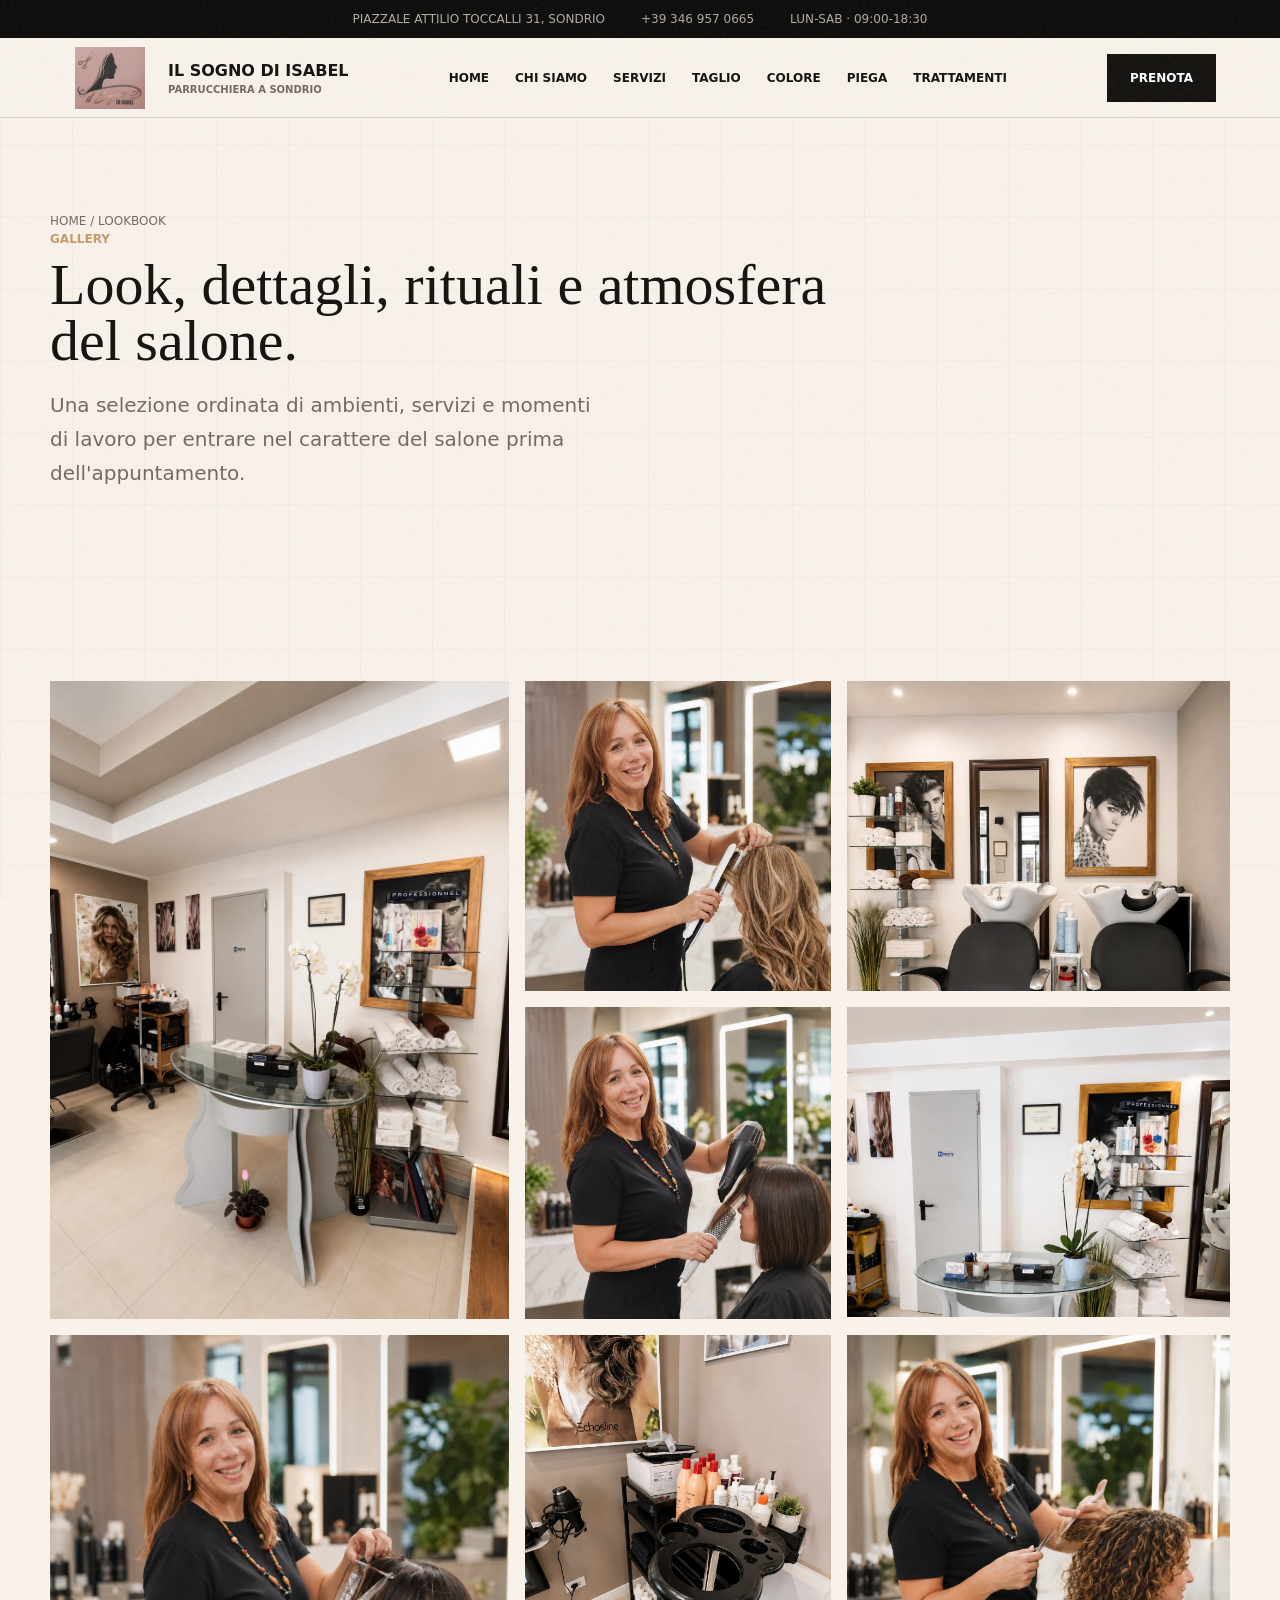
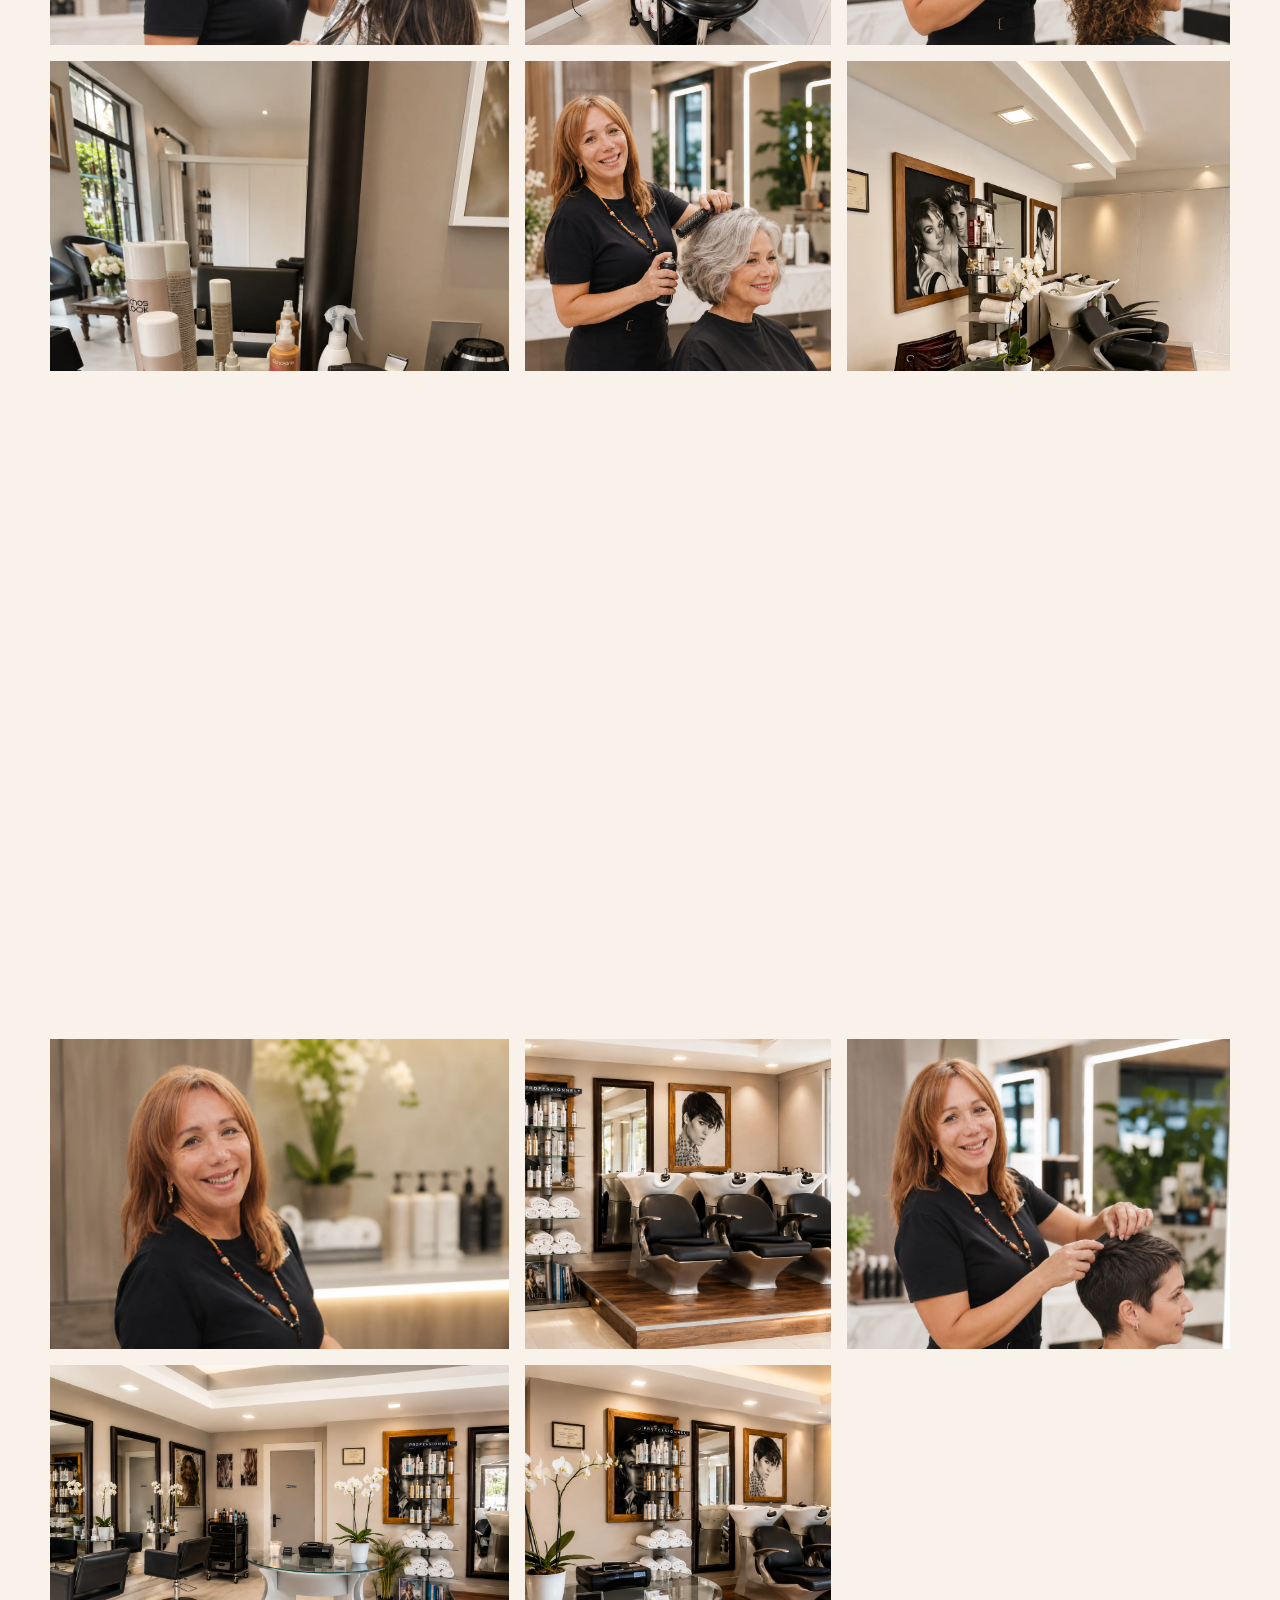
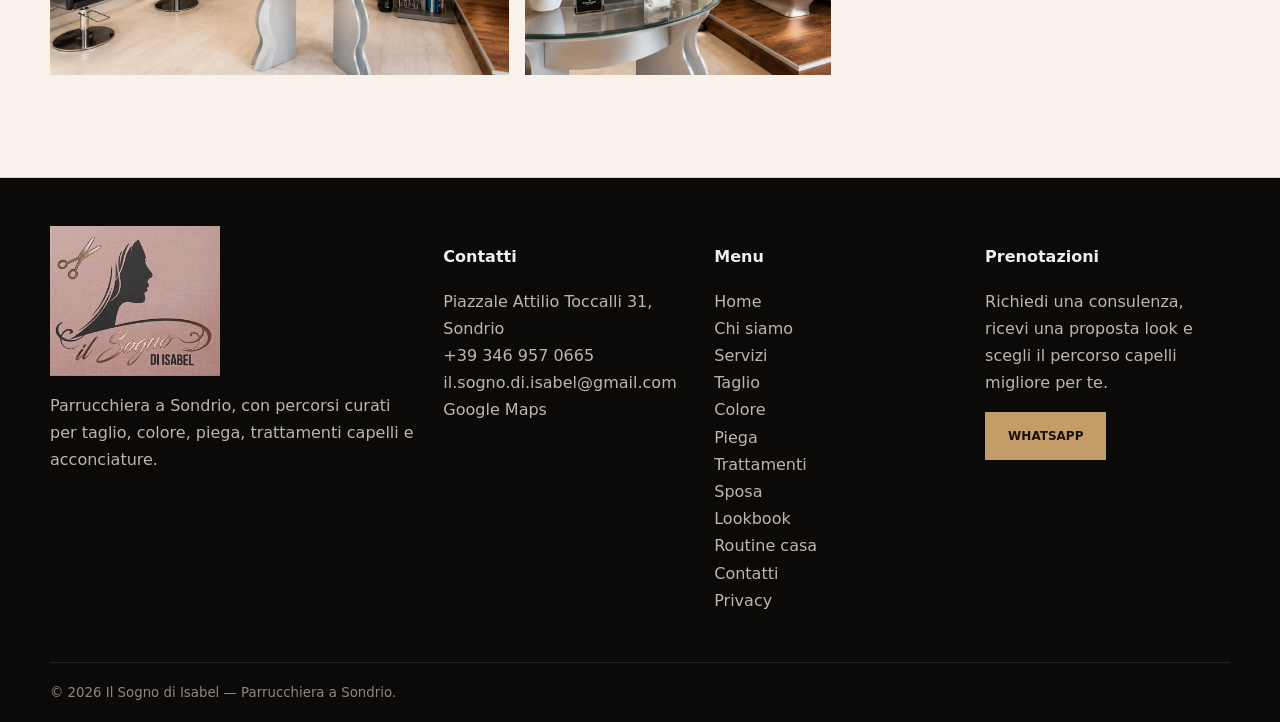
<file: lookbook.html>
<!doctype html>
<html lang="it">
<head>
<meta charset="utf-8"><meta name="viewport" content="width=device-width, initial-scale=1">
<title>Il Sogno di Isabel — Lookbook</title>
<meta name="description" content="Lookbook del salone Il Sogno di Isabel: tagli, colore, pieghe, trattamenti e ispirazioni reali.">
<link rel="canonical" href="https://sosaai.github.io/il-sogno-di-isabel-site/lookbook.html">
<link rel="icon" href="assets/logo-originale-optimized.webp"><link rel="stylesheet" href="styles.css">
</head>
<body>
<div class="noise"></div>
<div class="topbar"><span>Piazzale Attilio Toccalli 31, Sondrio</span><span>+39 346 957 0665</span><span>Lun-Sab · 09:00-18:30</span></div>
<header class="nav">
  <a class="brand" href="index.html"><img src="assets/logo-originale-optimized.webp" alt="Il Sogno di Isabel logo"><span>Il Sogno di Isabel<small>Parrucchiera a Sondrio</small></span></a>
  <nav class="menu"><a class="" href="index.html">Home</a><a class="" href="chi-siamo.html">Chi siamo</a><a class="" href="servizi.html">Servizi</a><a class="" href="taglio.html">Taglio</a><a class="" href="colore.html">Colore</a><a class="" href="piega-styling.html">Piega</a><a class="" href="trattamenti.html">Trattamenti</a></nav>
  <a class="btn" href="https://wa.me/393469570665?text=Buongiorno%2C%20vorrei%20prenotare%20un%20appuntamento%20da%20Il%20Sogno%20di%20Isabel.">Prenota</a><button class="hamb" aria-label="Menu">☰</button>
</header>
<nav class="mobile"><a href="index.html">Home</a><a href="chi-siamo.html">Chi siamo</a><a href="servizi.html">Servizi</a><a href="taglio.html">Taglio</a><a href="colore.html">Colore</a><a href="piega-styling.html">Piega</a><a href="trattamenti.html">Trattamenti</a><a href="sposa-eventi.html">Sposa</a><a href="lookbook.html">Lookbook</a><a href="shop.html">Routine casa</a><a href="contatti.html">Contatti</a><a href="privacy.html">Privacy</a><a class="btn" href="https://wa.me/393469570665?text=Buongiorno%2C%20vorrei%20prenotare%20un%20appuntamento%20da%20Il%20Sogno%20di%20Isabel.">Prenota</a></nav>
<main>
<section class="page-hero"><div class="container reveal"><div class="breadcrumbs"><a href="index.html">Home</a> / Lookbook</div><span class="eyebrow">Gallery</span><h1 class="title">Look, dettagli, rituali e atmosfera del salone.</h1><p class="lead">Una selezione ordinata di ambienti, servizi e momenti di lavoro per entrare nel carattere del salone prima dell'appuntamento.</p></div></section>
<section class="section"><div class="container masonry"><img class="reveal" data-lightbox src="assets/salone-accoglienza.webp" alt="Interno del salone Il Sogno di Isabel"><img class="reveal" data-lightbox src="assets/isabel-taglio-dettaglio.webp" alt="Isabel al lavoro nel salone"><img class="reveal" data-lightbox src="assets/salone-lavaggi.webp" alt="Zona lavaggi del salone"><img class="reveal" data-lightbox src="assets/isabel-piega-caschetto.webp" alt="Piega e styling"><img class="reveal" data-lightbox src="assets/salone-console.webp" alt="Consolle e prodotti del salone"><img class="reveal" data-lightbox src="assets/isabel-colore-foils.webp" alt="Colore e lavorazione con cartine"><img class="reveal" data-lightbox src="assets/salone-prodotti-styling.webp" alt="Prodotti professionali e strumenti"><img class="reveal" data-lightbox src="assets/isabel-styling-ricci.webp" alt="Styling capelli ricci"><img class="reveal" data-lightbox src="assets/salone-prodotti-dettaglio.webp" alt="Dettaglio prodotti professionali"><img class="reveal" data-lightbox src="assets/isabel-trattamento-argento.webp" alt="Trattamento e styling capelli argento"><img class="reveal" data-lightbox src="assets/salone-postazioni.webp" alt="Postazioni del salone"><img class="reveal" data-lightbox src="assets/isabel-taglio-caschetto.webp" alt="Taglio caschetto"><img class="reveal" data-lightbox src="assets/salone-lavaggi-poltrone.webp" alt="Area lavaggi e poltrone"><img class="reveal" data-lightbox src="assets/isabel-consulenza-capelli-lunghi.webp" alt="Consulenza e capelli lunghi"><img class="reveal" data-lightbox src="assets/salone-lavaggi-orchidea.webp" alt="Area lavaggi con orchidea"><img class="reveal" data-lightbox src="assets/isabel-raccolto-evento.webp" alt="Raccolto per evento"><img class="reveal" data-lightbox src="assets/salone-ingresso.webp" alt="Ingresso e accoglienza del salone"><img class="reveal" data-lightbox src="assets/isabel-lavaggio.webp" alt="Lavaggio e trattamento capelli"><img class="reveal" data-lightbox src="assets/salone-poltrone.webp" alt="Poltrone del salone"><img class="reveal" data-lightbox src="assets/isabel-taglio-uomo.webp" alt="Taglio uomo"><img class="reveal" data-lightbox src="assets/salone-ambiente.webp" alt="Ambiente del salone"><img class="reveal" data-lightbox src="assets/salone-dettaglio-orchidea.webp" alt="Dettaglio orchidea e salone"></div></section>
</main>
<footer class="footer">
  <div class="container footer-grid">
    <div><img src="assets/logo-originale-optimized.webp" alt="logo" class="footer-logo"><p>Parrucchiera a Sondrio, con percorsi curati per taglio, colore, piega, trattamenti capelli e acconciature.</p></div>
    <div><h4>Contatti</h4><p>Piazzale Attilio Toccalli 31, Sondrio<br><a href="tel:+393469570665">+39 346 957 0665</a><br><a href="mailto:il.sogno.di.isabel@gmail.com">il.sogno.di.isabel@gmail.com</a><br><a href="https://www.google.com/maps/search/?api=1&query=Piazzale%20Attilio%20Toccalli%2031%2C%20Sondrio" target="_blank" rel="noreferrer">Google Maps</a></p></div>
    <div><h4>Menu</h4><p><a href="index.html">Home</a><br><a href="chi-siamo.html">Chi siamo</a><br><a href="servizi.html">Servizi</a><br><a href="taglio.html">Taglio</a><br><a href="colore.html">Colore</a><br><a href="piega-styling.html">Piega</a><br><a href="trattamenti.html">Trattamenti</a><br><a href="sposa-eventi.html">Sposa</a><br><a href="lookbook.html">Lookbook</a><br><a href="shop.html">Routine casa</a><br><a href="contatti.html">Contatti</a><br><a href="privacy.html">Privacy</a><br></p></div>
    <div><h4>Prenotazioni</h4><p>Richiedi una consulenza, ricevi una proposta look e scegli il percorso capelli migliore per te.</p><a class="btn gold" href="https://wa.me/393469570665?text=Buongiorno%2C%20vorrei%20prenotare%20un%20appuntamento%20da%20Il%20Sogno%20di%20Isabel.">WhatsApp</a></div>
  </div>
  <div class="container"><small>© 2026 Il Sogno di Isabel — Parrucchiera a Sondrio.</small></div>
</footer>
<script src="script.js"></script>
</body></html>
</file>
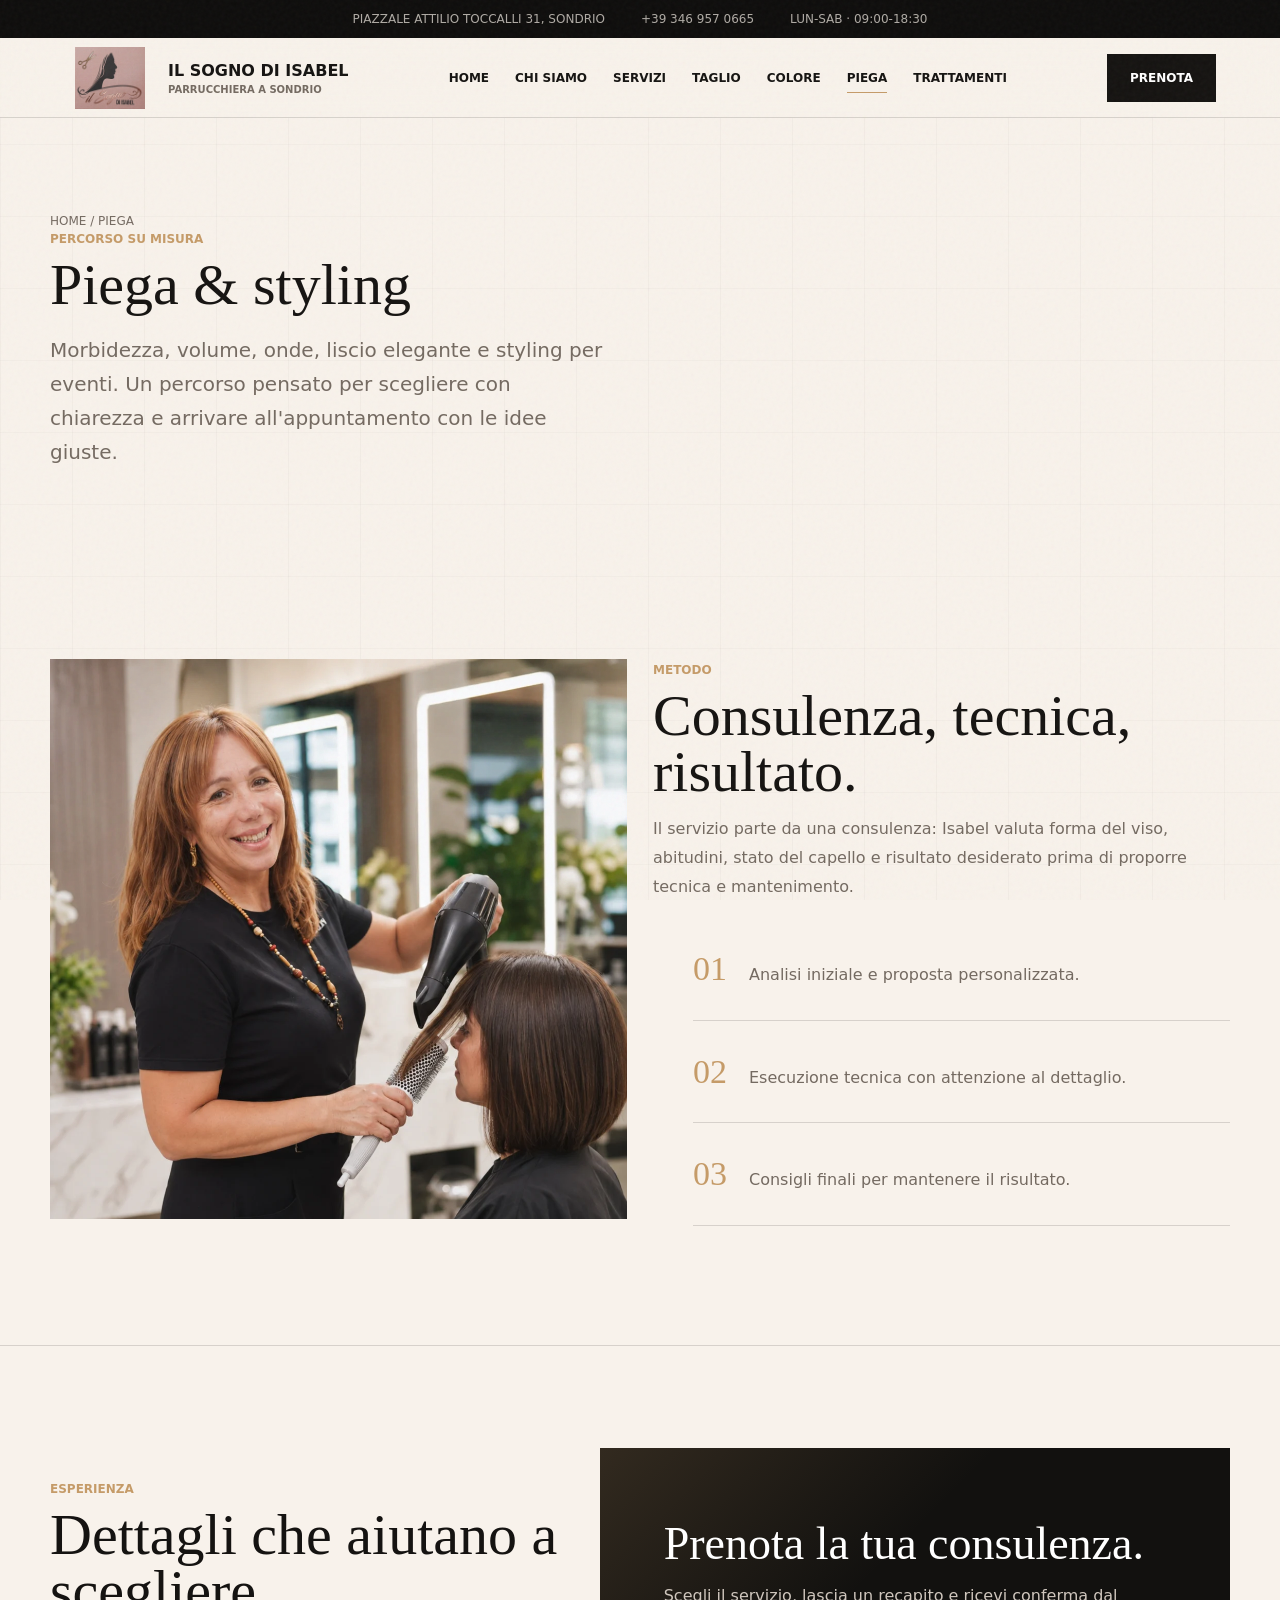
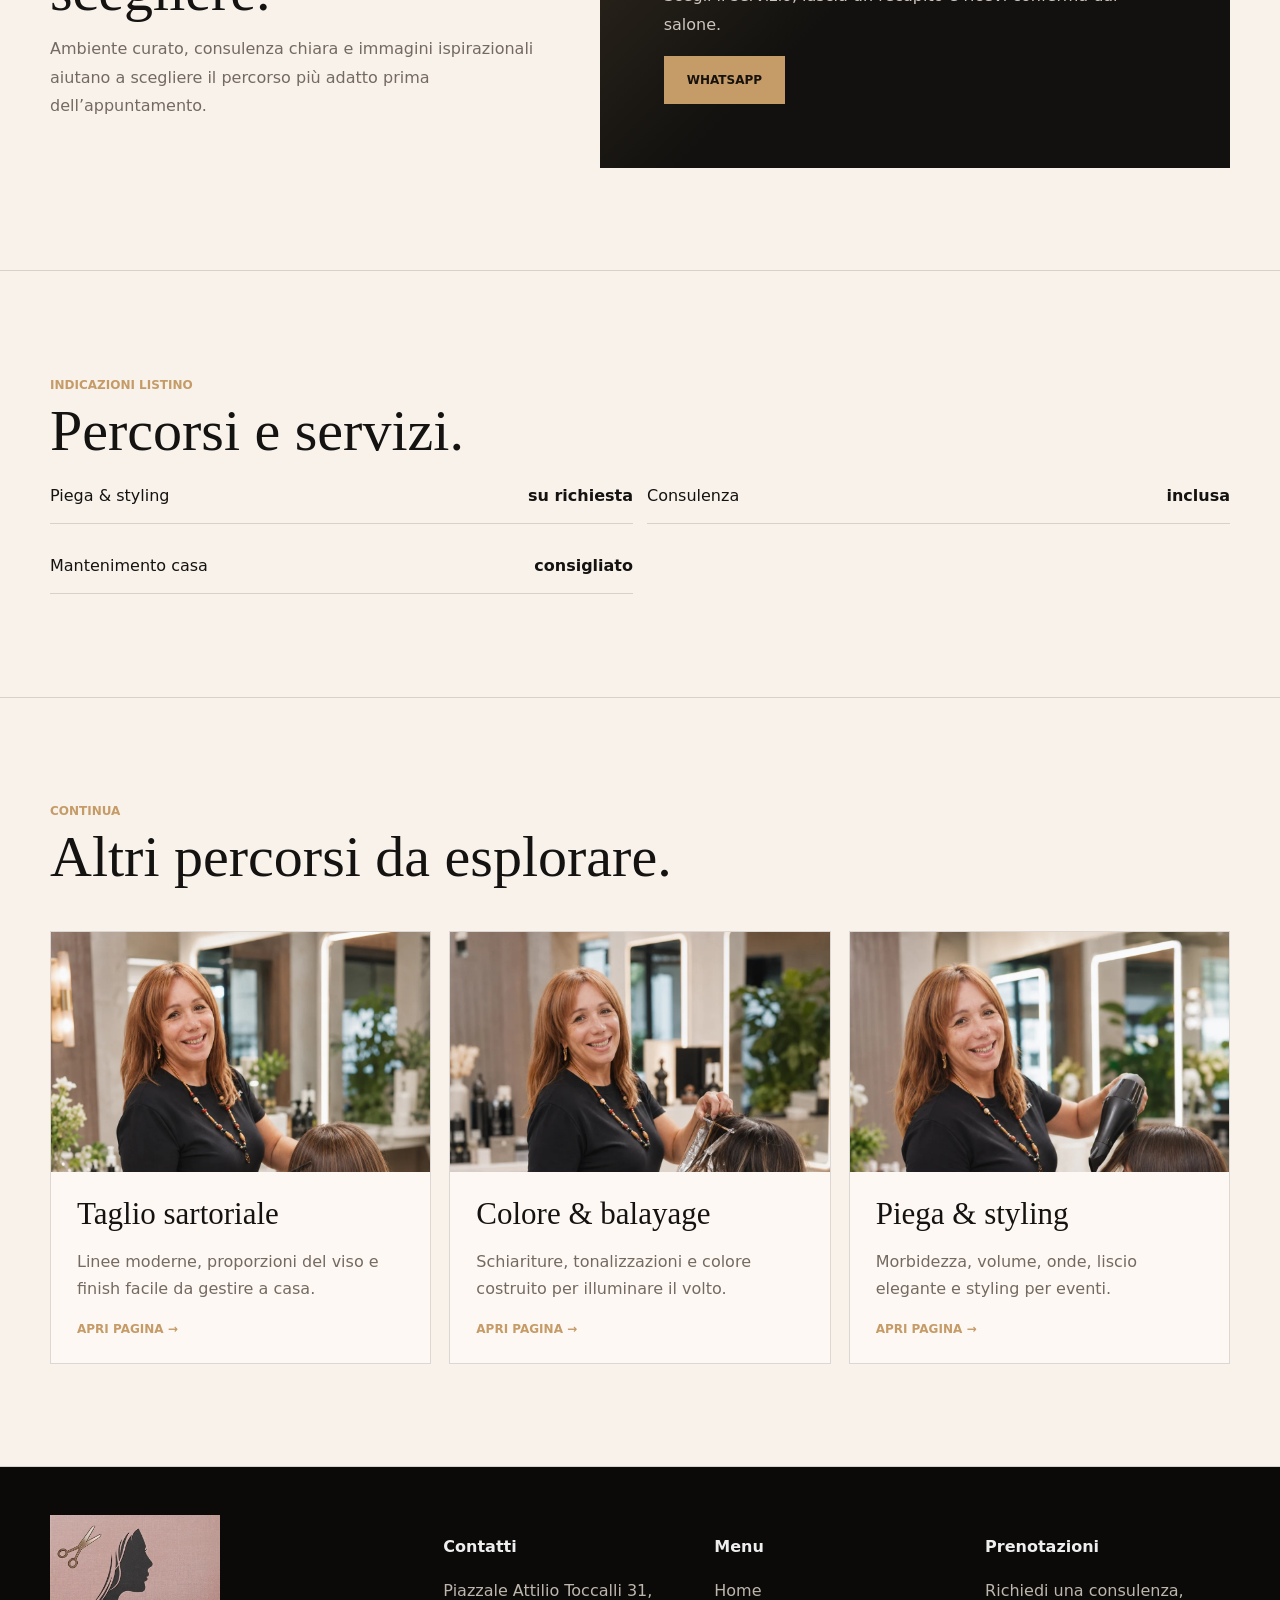
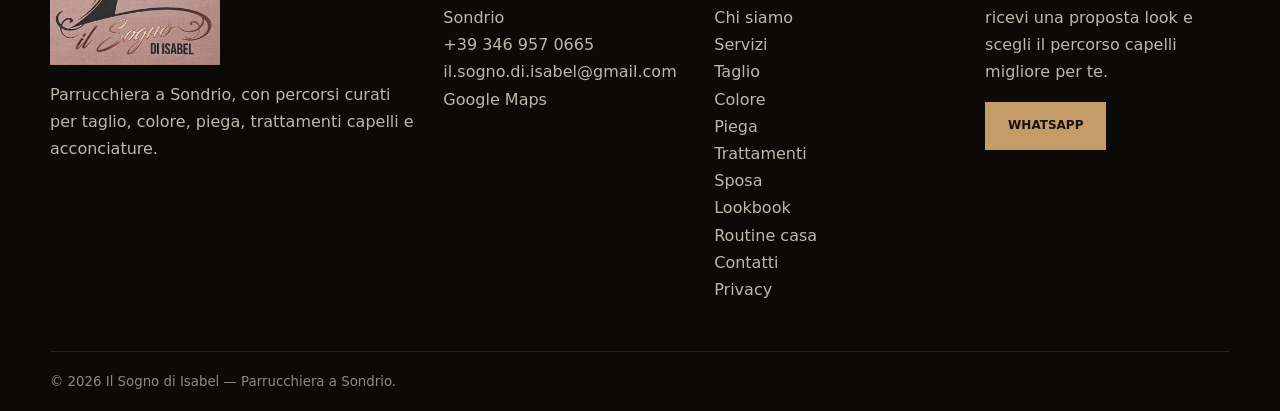
<file: piega-styling.html>
<!doctype html>
<html lang="it">
<head>
<meta charset="utf-8"><meta name="viewport" content="width=device-width, initial-scale=1">
<title>Il Sogno di Isabel — Piega & styling</title>
<meta name="description" content="Piega e styling a Sondrio per liscio, onde, volume, eventi e finish curato.">
<link rel="canonical" href="https://sosaai.github.io/il-sogno-di-isabel-site/piega-styling.html">
<link rel="icon" href="assets/logo-originale-optimized.webp"><link rel="stylesheet" href="styles.css">
</head>
<body>
<div class="noise"></div>
<div class="topbar"><span>Piazzale Attilio Toccalli 31, Sondrio</span><span>+39 346 957 0665</span><span>Lun-Sab · 09:00-18:30</span></div>
<header class="nav">
  <a class="brand" href="index.html"><img src="assets/logo-originale-optimized.webp" alt="Il Sogno di Isabel logo"><span>Il Sogno di Isabel<small>Parrucchiera a Sondrio</small></span></a>
  <nav class="menu"><a class="" href="index.html">Home</a><a class="" href="chi-siamo.html">Chi siamo</a><a class="" href="servizi.html">Servizi</a><a class="" href="taglio.html">Taglio</a><a class="" href="colore.html">Colore</a><a class="active" href="piega-styling.html">Piega</a><a class="" href="trattamenti.html">Trattamenti</a></nav>
  <a class="btn" href="https://wa.me/393469570665?text=Buongiorno%2C%20vorrei%20prenotare%20un%20appuntamento%20da%20Il%20Sogno%20di%20Isabel.">Prenota</a><button class="hamb" aria-label="Menu">☰</button>
</header>
<nav class="mobile"><a href="index.html">Home</a><a href="chi-siamo.html">Chi siamo</a><a href="servizi.html">Servizi</a><a href="taglio.html">Taglio</a><a href="colore.html">Colore</a><a href="piega-styling.html">Piega</a><a href="trattamenti.html">Trattamenti</a><a href="sposa-eventi.html">Sposa</a><a href="lookbook.html">Lookbook</a><a href="shop.html">Routine casa</a><a href="contatti.html">Contatti</a><a href="privacy.html">Privacy</a><a class="btn" href="https://wa.me/393469570665?text=Buongiorno%2C%20vorrei%20prenotare%20un%20appuntamento%20da%20Il%20Sogno%20di%20Isabel.">Prenota</a></nav>
<main>
<section class="page-hero"><div class="container reveal"><div class="breadcrumbs"><a href="index.html">Home</a> / Piega</div><span class="eyebrow">Percorso su misura</span><h1 class="title">Piega & styling</h1><p class="lead">Morbidezza, volume, onde, liscio elegante e styling per eventi. Un percorso pensato per scegliere con chiarezza e arrivare all'appuntamento con le idee giuste.</p></div></section>
<section class="section"><div class="container service-detail"><img class="reveal" src="assets/isabel-piega-caschetto.webp" alt="Piega & styling"><div class="reveal"><span class="kicker">Metodo</span><h2 class="title">Consulenza, tecnica, risultato.</h2><p class="text">Il servizio parte da una consulenza: Isabel valuta forma del viso, abitudini, stato del capello e risultato desiderato prima di proporre tecnica e mantenimento.</p><ul class="numbered"><li>Analisi iniziale e proposta personalizzata.</li><li>Esecuzione tecnica con attenzione al dettaglio.</li><li>Consigli finali per mantenere il risultato.</li></ul></div></div></section>
<section class="section"><div class="container split"><div><span class="kicker">Esperienza</span><h2 class="title">Dettagli che aiutano a scegliere.</h2><p class="text">Ambiente curato, consulenza chiara e immagini ispirazionali aiutano a scegliere il percorso più adatto prima dell’appuntamento.</p></div><div class="panel"><h3 class="title panel-title">Prenota la tua consulenza.</h3><p class="text">Scegli il servizio, lascia un recapito e ricevi conferma dal salone.</p><a class="btn gold" href="https://wa.me/393469570665?text=Buongiorno%2C%20vorrei%20prenotare%20un%20appuntamento%20da%20Il%20Sogno%20di%20Isabel.">WhatsApp</a></div></div></section>
<section class="section"><div class="container"><span class="kicker">Indicazioni listino</span><h2 class="title">Percorsi e servizi.</h2><div class="price-list"><div class="price"><span>Piega & styling</span><strong>su richiesta</strong></div><div class="price"><span>Consulenza</span><strong>inclusa</strong></div><div class="price"><span>Mantenimento casa</span><strong>consigliato</strong></div></div></div></section>
<section class="section"><div class="container section-title"><div><span class="kicker">Continua</span><h2 class="title">Altri percorsi da esplorare.</h2></div></div><div class="container grid-3"><article class="card reveal"><div class="card-img"><img src="assets/isabel-taglio-caschetto.webp" alt="Taglio sartoriale"></div><h3>Taglio sartoriale</h3><p>Linee moderne, proporzioni del viso e finish facile da gestire a casa.</p><a class="link" href="taglio.html">Apri pagina →</a></article><article class="card reveal"><div class="card-img"><img src="assets/isabel-colore-foils.webp" alt="Colore & balayage"></div><h3>Colore & balayage</h3><p>Schiariture, tonalizzazioni e colore costruito per illuminare il volto.</p><a class="link" href="colore.html">Apri pagina →</a></article><article class="card reveal"><div class="card-img"><img src="assets/isabel-piega-caschetto.webp" alt="Piega & styling"></div><h3>Piega & styling</h3><p>Morbidezza, volume, onde, liscio elegante e styling per eventi.</p><a class="link" href="piega-styling.html">Apri pagina →</a></article></div></section>
</main>
<footer class="footer">
  <div class="container footer-grid">
    <div><img src="assets/logo-originale-optimized.webp" alt="logo" class="footer-logo"><p>Parrucchiera a Sondrio, con percorsi curati per taglio, colore, piega, trattamenti capelli e acconciature.</p></div>
    <div><h4>Contatti</h4><p>Piazzale Attilio Toccalli 31, Sondrio<br><a href="tel:+393469570665">+39 346 957 0665</a><br><a href="mailto:il.sogno.di.isabel@gmail.com">il.sogno.di.isabel@gmail.com</a><br><a href="https://www.google.com/maps/search/?api=1&query=Piazzale%20Attilio%20Toccalli%2031%2C%20Sondrio" target="_blank" rel="noreferrer">Google Maps</a></p></div>
    <div><h4>Menu</h4><p><a href="index.html">Home</a><br><a href="chi-siamo.html">Chi siamo</a><br><a href="servizi.html">Servizi</a><br><a href="taglio.html">Taglio</a><br><a href="colore.html">Colore</a><br><a href="piega-styling.html">Piega</a><br><a href="trattamenti.html">Trattamenti</a><br><a href="sposa-eventi.html">Sposa</a><br><a href="lookbook.html">Lookbook</a><br><a href="shop.html">Routine casa</a><br><a href="contatti.html">Contatti</a><br><a href="privacy.html">Privacy</a><br></p></div>
    <div><h4>Prenotazioni</h4><p>Richiedi una consulenza, ricevi una proposta look e scegli il percorso capelli migliore per te.</p><a class="btn gold" href="https://wa.me/393469570665?text=Buongiorno%2C%20vorrei%20prenotare%20un%20appuntamento%20da%20Il%20Sogno%20di%20Isabel.">WhatsApp</a></div>
  </div>
  <div class="container"><small>© 2026 Il Sogno di Isabel — Parrucchiera a Sondrio.</small></div>
</footer>
<script src="script.js"></script>
</body></html>
</file>
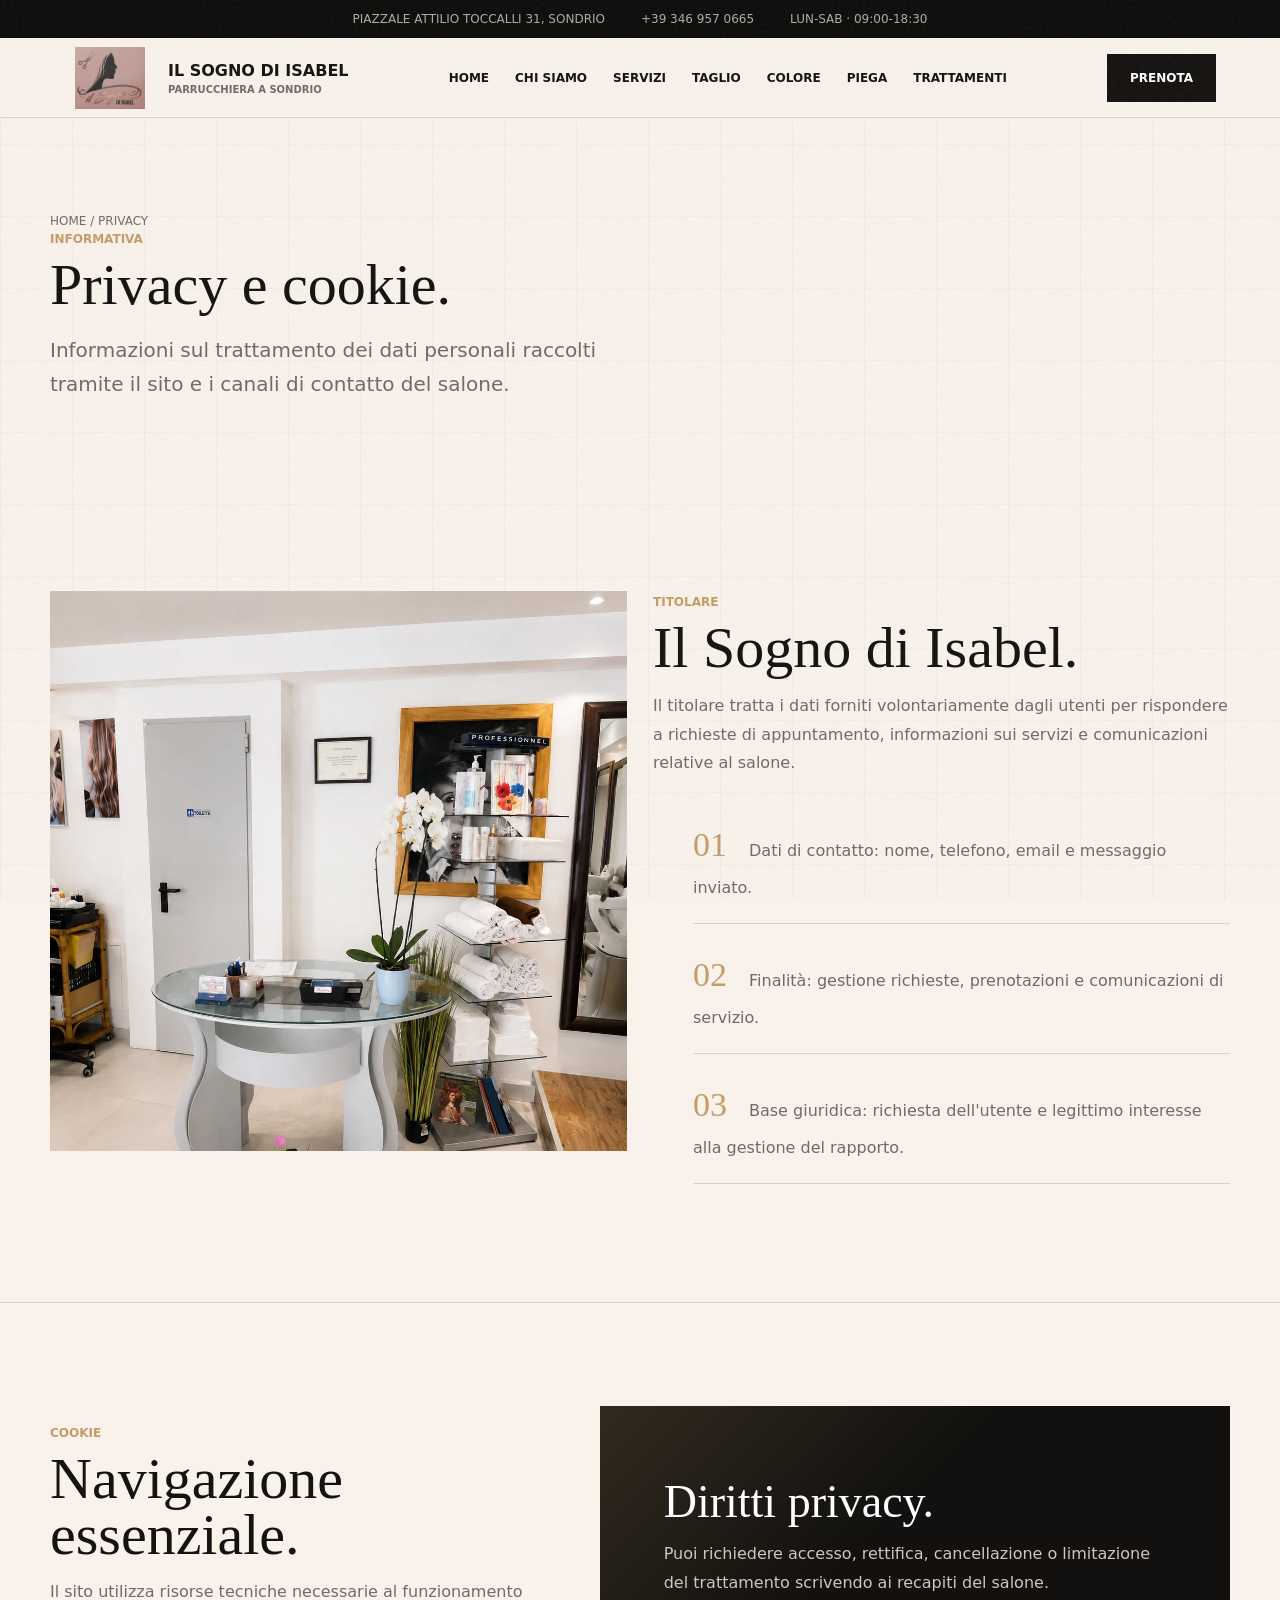
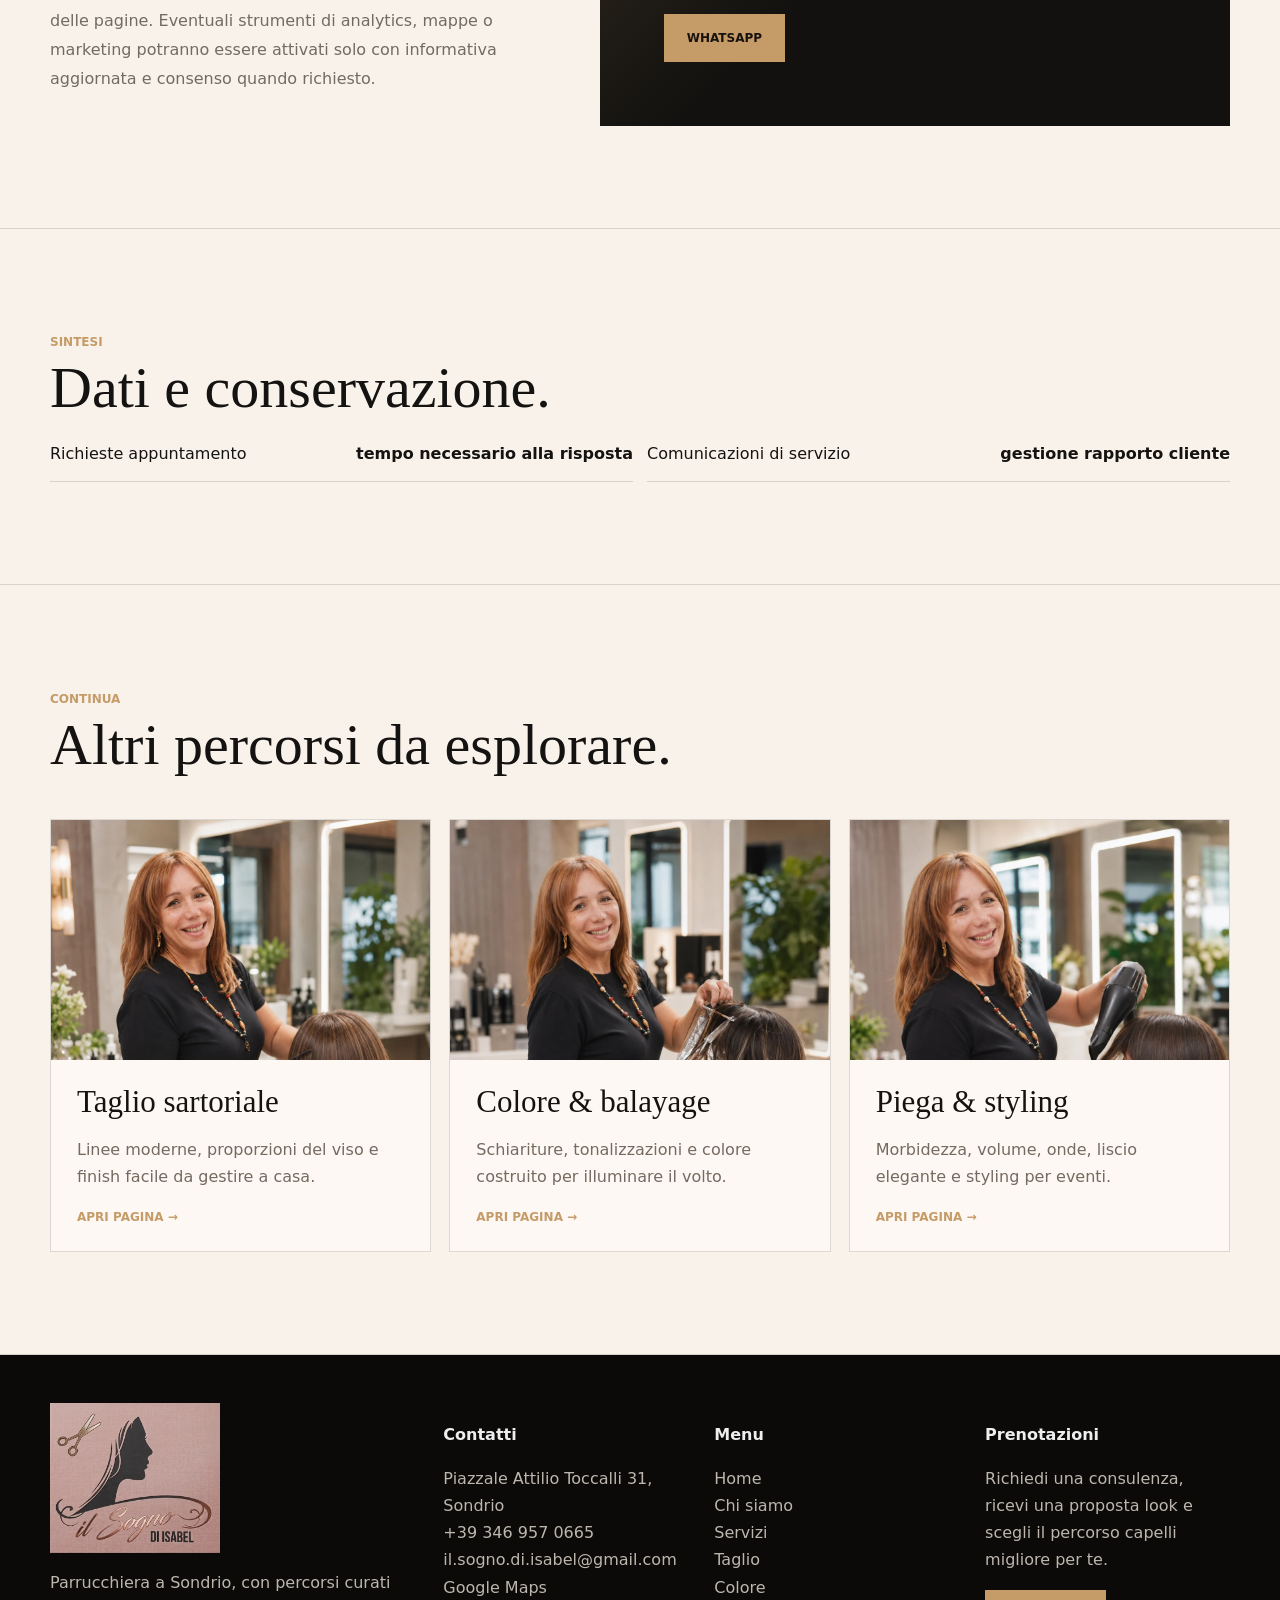
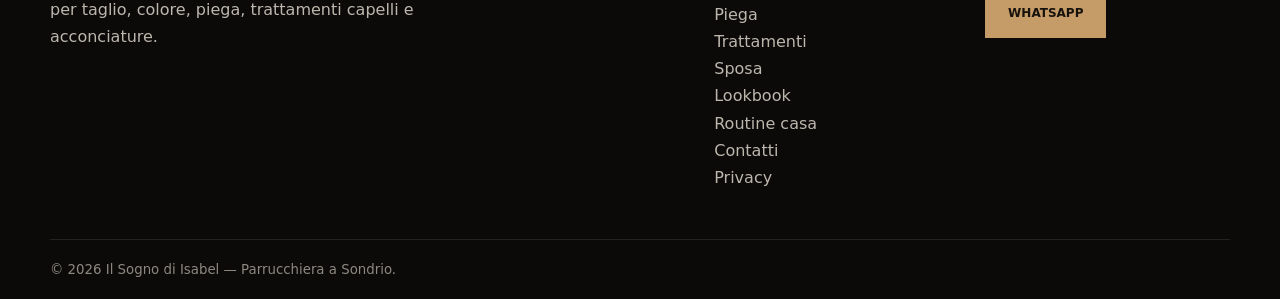
<file: privacy.html>
<!doctype html>
<html lang="it">
<head>
<meta charset="utf-8"><meta name="viewport" content="width=device-width, initial-scale=1">
<title>Il Sogno di Isabel — Privacy</title>
<meta name="description" content="Informativa privacy e cookie del sito Il Sogno di Isabel, salone parrucchiera a Sondrio.">
<link rel="canonical" href="https://sosaai.github.io/il-sogno-di-isabel-site/privacy.html">
<link rel="icon" href="assets/logo-originale-optimized.webp"><link rel="stylesheet" href="styles.css">
</head>
<body>
<div class="noise"></div>
<div class="topbar"><span>Piazzale Attilio Toccalli 31, Sondrio</span><span>+39 346 957 0665</span><span>Lun-Sab · 09:00-18:30</span></div>
<header class="nav">
  <a class="brand" href="index.html"><img src="assets/logo-originale-optimized.webp" alt="Il Sogno di Isabel logo"><span>Il Sogno di Isabel<small>Parrucchiera a Sondrio</small></span></a>
  <nav class="menu"><a class="" href="index.html">Home</a><a class="" href="chi-siamo.html">Chi siamo</a><a class="" href="servizi.html">Servizi</a><a class="" href="taglio.html">Taglio</a><a class="" href="colore.html">Colore</a><a class="" href="piega-styling.html">Piega</a><a class="" href="trattamenti.html">Trattamenti</a></nav>
  <a class="btn" href="https://wa.me/393469570665?text=Buongiorno%2C%20vorrei%20prenotare%20un%20appuntamento%20da%20Il%20Sogno%20di%20Isabel.">Prenota</a><button class="hamb" aria-label="Menu">☰</button>
</header>
<nav class="mobile"><a href="index.html">Home</a><a href="chi-siamo.html">Chi siamo</a><a href="servizi.html">Servizi</a><a href="taglio.html">Taglio</a><a href="colore.html">Colore</a><a href="piega-styling.html">Piega</a><a href="trattamenti.html">Trattamenti</a><a href="sposa-eventi.html">Sposa</a><a href="lookbook.html">Lookbook</a><a href="shop.html">Routine casa</a><a href="contatti.html">Contatti</a><a href="privacy.html">Privacy</a><a class="btn" href="https://wa.me/393469570665?text=Buongiorno%2C%20vorrei%20prenotare%20un%20appuntamento%20da%20Il%20Sogno%20di%20Isabel.">Prenota</a></nav>
<main>
<section class="page-hero"><div class="container reveal"><div class="breadcrumbs"><a href="index.html">Home</a> / Privacy</div><span class="eyebrow">Informativa</span><h1 class="title">Privacy e cookie.</h1><p class="lead">Informazioni sul trattamento dei dati personali raccolti tramite il sito e i canali di contatto del salone.</p></div></section>
<section class="section"><div class="container service-detail"><img class="reveal" src="assets/salone-console.webp" alt="Interno del salone Il Sogno di Isabel"><div class="reveal"><span class="kicker">Titolare</span><h2 class="title">Il Sogno di Isabel.</h2><p class="text">Il titolare tratta i dati forniti volontariamente dagli utenti per rispondere a richieste di appuntamento, informazioni sui servizi e comunicazioni relative al salone.</p><ul class="numbered"><li>Dati di contatto: nome, telefono, email e messaggio inviato.</li><li>Finalità: gestione richieste, prenotazioni e comunicazioni di servizio.</li><li>Base giuridica: richiesta dell'utente e legittimo interesse alla gestione del rapporto.</li></ul></div></div></section>
<section class="section"><div class="container split"><div><span class="kicker">Cookie</span><h2 class="title">Navigazione essenziale.</h2><p class="text">Il sito utilizza risorse tecniche necessarie al funzionamento delle pagine. Eventuali strumenti di analytics, mappe o marketing potranno essere attivati solo con informativa aggiornata e consenso quando richiesto.</p></div><div class="panel"><h3 class="title panel-title">Diritti privacy.</h3><p class="text">Puoi richiedere accesso, rettifica, cancellazione o limitazione del trattamento scrivendo ai recapiti del salone.</p><a class="btn gold" href="https://wa.me/393469570665?text=Buongiorno%2C%20vorrei%20prenotare%20un%20appuntamento%20da%20Il%20Sogno%20di%20Isabel.">WhatsApp</a></div></div></section>
<section class="section"><div class="container"><span class="kicker">Sintesi</span><h2 class="title">Dati e conservazione.</h2><div class="price-list"><div class="price"><span>Richieste appuntamento</span><strong>tempo necessario alla risposta</strong></div><div class="price"><span>Comunicazioni di servizio</span><strong>gestione rapporto cliente</strong></div></div></div></section>
<section class="section"><div class="container section-title"><div><span class="kicker">Continua</span><h2 class="title">Altri percorsi da esplorare.</h2></div></div><div class="container grid-3"><article class="card reveal"><div class="card-img"><img src="assets/isabel-taglio-caschetto.webp" alt="Taglio sartoriale"></div><h3>Taglio sartoriale</h3><p>Linee moderne, proporzioni del viso e finish facile da gestire a casa.</p><a class="link" href="taglio.html">Apri pagina →</a></article><article class="card reveal"><div class="card-img"><img src="assets/isabel-colore-foils.webp" alt="Colore & balayage"></div><h3>Colore & balayage</h3><p>Schiariture, tonalizzazioni e colore costruito per illuminare il volto.</p><a class="link" href="colore.html">Apri pagina →</a></article><article class="card reveal"><div class="card-img"><img src="assets/isabel-piega-caschetto.webp" alt="Piega & styling"></div><h3>Piega & styling</h3><p>Morbidezza, volume, onde, liscio elegante e styling per eventi.</p><a class="link" href="piega-styling.html">Apri pagina →</a></article></div></section>
</main>
<footer class="footer">
  <div class="container footer-grid">
    <div><img src="assets/logo-originale-optimized.webp" alt="logo" class="footer-logo"><p>Parrucchiera a Sondrio, con percorsi curati per taglio, colore, piega, trattamenti capelli e acconciature.</p></div>
    <div><h4>Contatti</h4><p>Piazzale Attilio Toccalli 31, Sondrio<br><a href="tel:+393469570665">+39 346 957 0665</a><br><a href="mailto:il.sogno.di.isabel@gmail.com">il.sogno.di.isabel@gmail.com</a><br><a href="https://www.google.com/maps/search/?api=1&query=Piazzale%20Attilio%20Toccalli%2031%2C%20Sondrio" target="_blank" rel="noreferrer">Google Maps</a></p></div>
    <div><h4>Menu</h4><p><a href="index.html">Home</a><br><a href="chi-siamo.html">Chi siamo</a><br><a href="servizi.html">Servizi</a><br><a href="taglio.html">Taglio</a><br><a href="colore.html">Colore</a><br><a href="piega-styling.html">Piega</a><br><a href="trattamenti.html">Trattamenti</a><br><a href="sposa-eventi.html">Sposa</a><br><a href="lookbook.html">Lookbook</a><br><a href="shop.html">Routine casa</a><br><a href="contatti.html">Contatti</a><br><a href="privacy.html">Privacy</a><br></p></div>
    <div><h4>Prenotazioni</h4><p>Richiedi una consulenza, ricevi una proposta look e scegli il percorso capelli migliore per te.</p><a class="btn gold" href="https://wa.me/393469570665?text=Buongiorno%2C%20vorrei%20prenotare%20un%20appuntamento%20da%20Il%20Sogno%20di%20Isabel.">WhatsApp</a></div>
  </div>
  <div class="container"><small>© 2026 Il Sogno di Isabel — Parrucchiera a Sondrio.</small></div>
</footer>
<script src="script.js"></script>
</body></html>
</file>
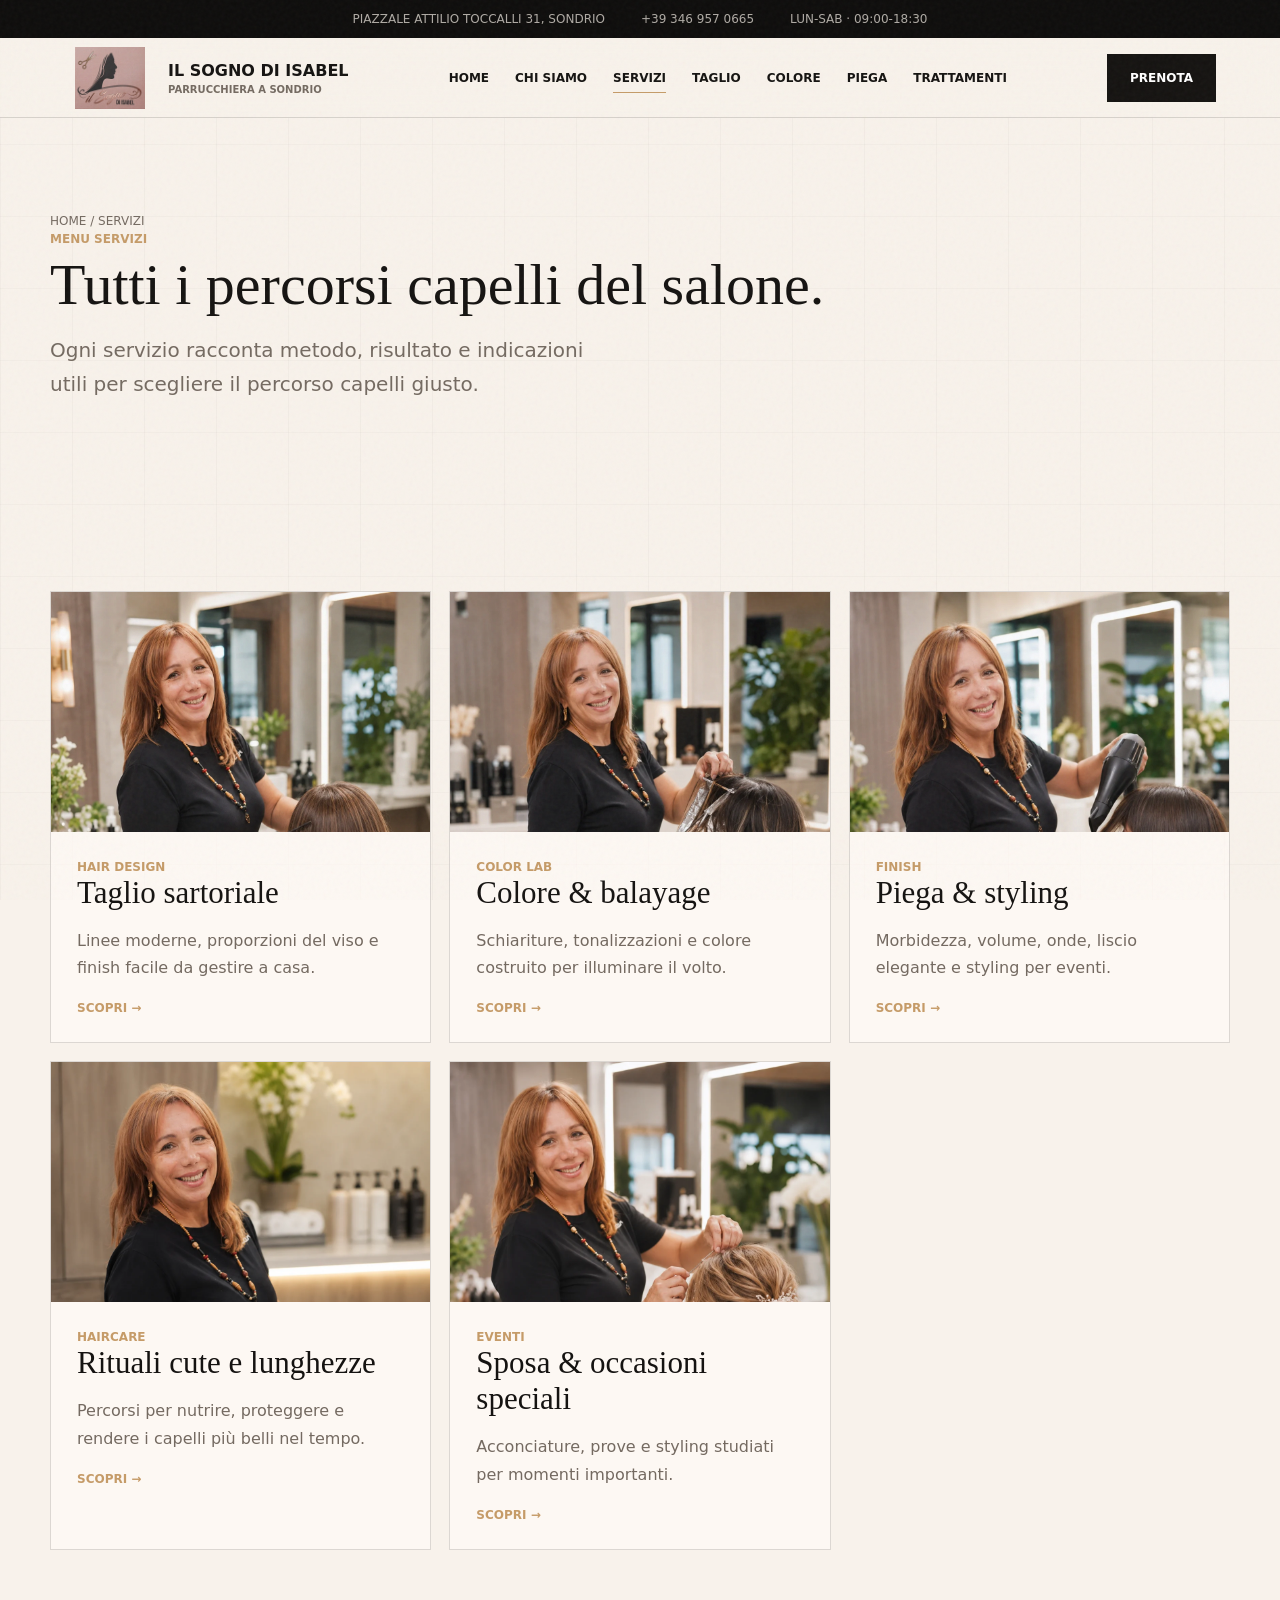
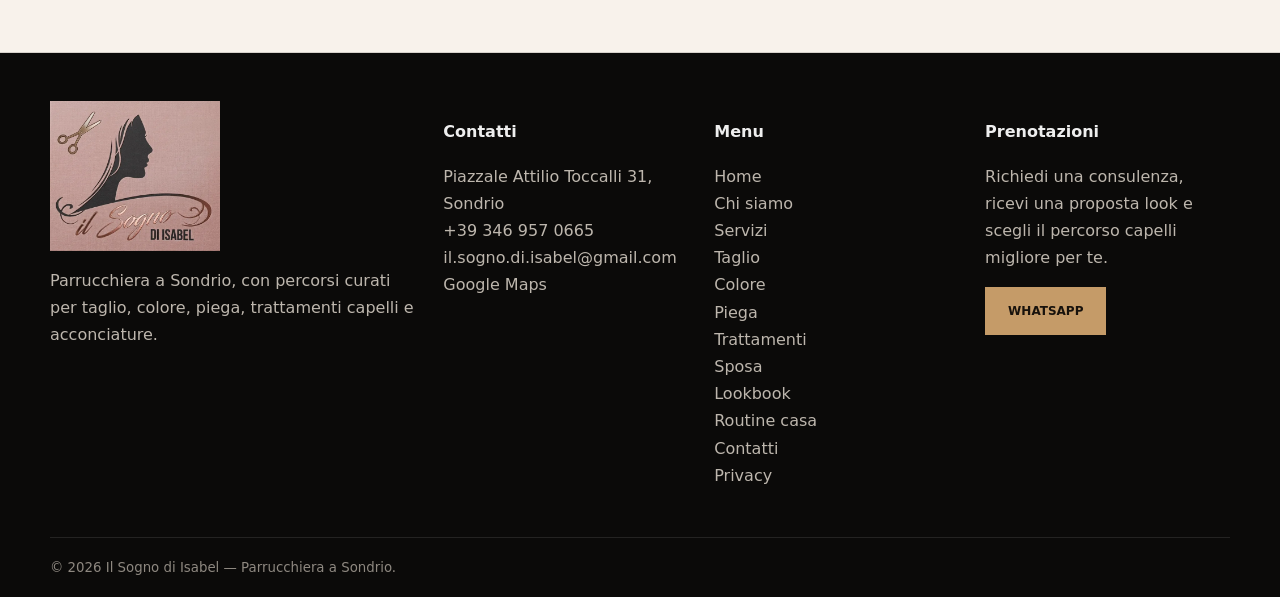
<file: servizi.html>
<!doctype html>
<html lang="it">
<head>
<meta charset="utf-8"><meta name="viewport" content="width=device-width, initial-scale=1">
<title>Il Sogno di Isabel — Servizi</title>
<meta name="description" content="Tutti i servizi capelli del salone: taglio sartoriale, colore, piega, trattamenti cute e lunghezze, sposa ed eventi.">
<link rel="canonical" href="https://sosaai.github.io/il-sogno-di-isabel-site/servizi.html">
<link rel="icon" href="assets/logo-originale-optimized.webp"><link rel="stylesheet" href="styles.css">
</head>
<body>
<div class="noise"></div>
<div class="topbar"><span>Piazzale Attilio Toccalli 31, Sondrio</span><span>+39 346 957 0665</span><span>Lun-Sab · 09:00-18:30</span></div>
<header class="nav">
  <a class="brand" href="index.html"><img src="assets/logo-originale-optimized.webp" alt="Il Sogno di Isabel logo"><span>Il Sogno di Isabel<small>Parrucchiera a Sondrio</small></span></a>
  <nav class="menu"><a class="" href="index.html">Home</a><a class="" href="chi-siamo.html">Chi siamo</a><a class="active" href="servizi.html">Servizi</a><a class="" href="taglio.html">Taglio</a><a class="" href="colore.html">Colore</a><a class="" href="piega-styling.html">Piega</a><a class="" href="trattamenti.html">Trattamenti</a></nav>
  <a class="btn" href="https://wa.me/393469570665?text=Buongiorno%2C%20vorrei%20prenotare%20un%20appuntamento%20da%20Il%20Sogno%20di%20Isabel.">Prenota</a><button class="hamb" aria-label="Menu">☰</button>
</header>
<nav class="mobile"><a href="index.html">Home</a><a href="chi-siamo.html">Chi siamo</a><a href="servizi.html">Servizi</a><a href="taglio.html">Taglio</a><a href="colore.html">Colore</a><a href="piega-styling.html">Piega</a><a href="trattamenti.html">Trattamenti</a><a href="sposa-eventi.html">Sposa</a><a href="lookbook.html">Lookbook</a><a href="shop.html">Routine casa</a><a href="contatti.html">Contatti</a><a href="privacy.html">Privacy</a><a class="btn" href="https://wa.me/393469570665?text=Buongiorno%2C%20vorrei%20prenotare%20un%20appuntamento%20da%20Il%20Sogno%20di%20Isabel.">Prenota</a></nav>
<main>
<section class="page-hero"><div class="container reveal"><div class="breadcrumbs"><a href="index.html">Home</a> / Servizi</div><span class="eyebrow">Menu servizi</span><h1 class="title">Tutti i percorsi capelli del salone.</h1><p class="lead">Ogni servizio racconta metodo, risultato e indicazioni utili per scegliere il percorso capelli giusto.</p></div></section>
<section class="section"><div class="container grid-3"><article class="card reveal"><div class="card-img"><img src="assets/isabel-taglio-caschetto.webp" alt="Taglio sartoriale"></div><span class="kicker">Hair design</span><h3>Taglio sartoriale</h3><p>Linee moderne, proporzioni del viso e finish facile da gestire a casa.</p><a class="link" href="taglio.html">Scopri →</a></article><article class="card reveal"><div class="card-img"><img src="assets/isabel-colore-foils.webp" alt="Colore & balayage"></div><span class="kicker">Color lab</span><h3>Colore & balayage</h3><p>Schiariture, tonalizzazioni e colore costruito per illuminare il volto.</p><a class="link" href="colore.html">Scopri →</a></article><article class="card reveal"><div class="card-img"><img src="assets/isabel-piega-caschetto.webp" alt="Piega & styling"></div><span class="kicker">Finish</span><h3>Piega & styling</h3><p>Morbidezza, volume, onde, liscio elegante e styling per eventi.</p><a class="link" href="piega-styling.html">Scopri →</a></article><article class="card reveal"><div class="card-img"><img src="assets/isabel-lavaggio.webp" alt="Rituali cute e lunghezze"></div><span class="kicker">Haircare</span><h3>Rituali cute e lunghezze</h3><p>Percorsi per nutrire, proteggere e rendere i capelli più belli nel tempo.</p><a class="link" href="trattamenti.html">Scopri →</a></article><article class="card reveal"><div class="card-img"><img src="assets/isabel-raccolto-evento.webp" alt="Sposa & occasioni speciali"></div><span class="kicker">Eventi</span><h3>Sposa & occasioni speciali</h3><p>Acconciature, prove e styling studiati per momenti importanti.</p><a class="link" href="sposa-eventi.html">Scopri →</a></article></div></section>
</main>
<footer class="footer">
  <div class="container footer-grid">
    <div><img src="assets/logo-originale-optimized.webp" alt="logo" class="footer-logo"><p>Parrucchiera a Sondrio, con percorsi curati per taglio, colore, piega, trattamenti capelli e acconciature.</p></div>
    <div><h4>Contatti</h4><p>Piazzale Attilio Toccalli 31, Sondrio<br><a href="tel:+393469570665">+39 346 957 0665</a><br><a href="mailto:il.sogno.di.isabel@gmail.com">il.sogno.di.isabel@gmail.com</a><br><a href="https://www.google.com/maps/search/?api=1&query=Piazzale%20Attilio%20Toccalli%2031%2C%20Sondrio" target="_blank" rel="noreferrer">Google Maps</a></p></div>
    <div><h4>Menu</h4><p><a href="index.html">Home</a><br><a href="chi-siamo.html">Chi siamo</a><br><a href="servizi.html">Servizi</a><br><a href="taglio.html">Taglio</a><br><a href="colore.html">Colore</a><br><a href="piega-styling.html">Piega</a><br><a href="trattamenti.html">Trattamenti</a><br><a href="sposa-eventi.html">Sposa</a><br><a href="lookbook.html">Lookbook</a><br><a href="shop.html">Routine casa</a><br><a href="contatti.html">Contatti</a><br><a href="privacy.html">Privacy</a><br></p></div>
    <div><h4>Prenotazioni</h4><p>Richiedi una consulenza, ricevi una proposta look e scegli il percorso capelli migliore per te.</p><a class="btn gold" href="https://wa.me/393469570665?text=Buongiorno%2C%20vorrei%20prenotare%20un%20appuntamento%20da%20Il%20Sogno%20di%20Isabel.">WhatsApp</a></div>
  </div>
  <div class="container"><small>© 2026 Il Sogno di Isabel — Parrucchiera a Sondrio.</small></div>
</footer>
<script src="script.js"></script>
</body></html>
</file>
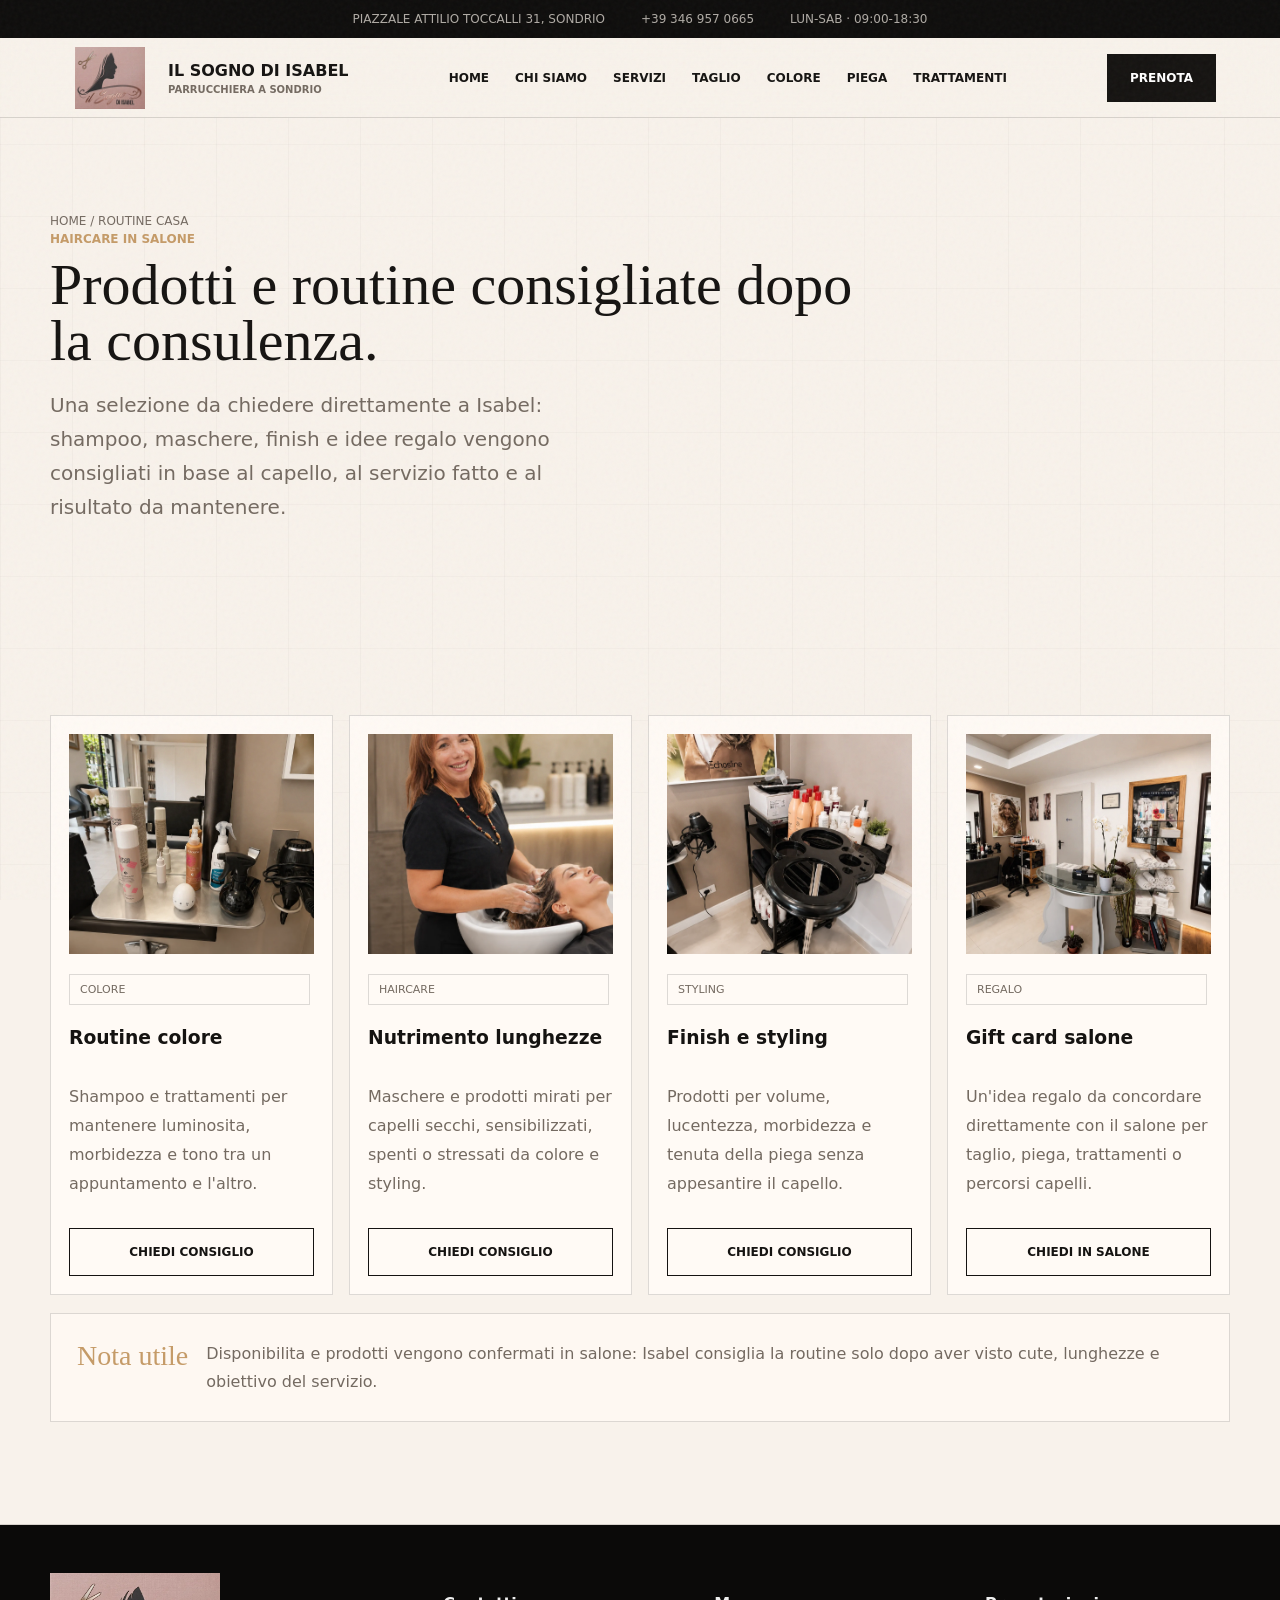
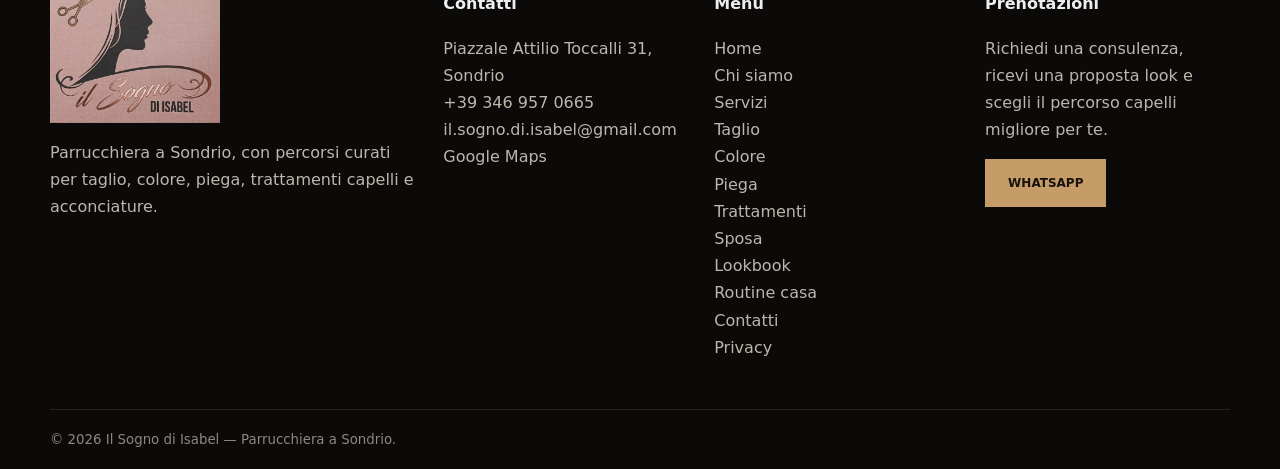
<file: shop.html>
<!doctype html>
<html lang="it">
<head>
<meta charset="utf-8"><meta name="viewport" content="width=device-width, initial-scale=1">
<title>Il Sogno di Isabel — Routine casa</title>
<meta name="description" content="Prodotti professionali e routine casa consigliate in salone per mantenere colore, piega e trattamenti.">
<link rel="canonical" href="https://sosaai.github.io/il-sogno-di-isabel-site/shop.html">
<link rel="icon" href="assets/logo-originale-optimized.webp"><link rel="stylesheet" href="styles.css">
</head>
<body>
<div class="noise"></div>
<div class="topbar"><span>Piazzale Attilio Toccalli 31, Sondrio</span><span>+39 346 957 0665</span><span>Lun-Sab · 09:00-18:30</span></div>
<header class="nav">
  <a class="brand" href="index.html"><img src="assets/logo-originale-optimized.webp" alt="Il Sogno di Isabel logo"><span>Il Sogno di Isabel<small>Parrucchiera a Sondrio</small></span></a>
  <nav class="menu"><a class="" href="index.html">Home</a><a class="" href="chi-siamo.html">Chi siamo</a><a class="" href="servizi.html">Servizi</a><a class="" href="taglio.html">Taglio</a><a class="" href="colore.html">Colore</a><a class="" href="piega-styling.html">Piega</a><a class="" href="trattamenti.html">Trattamenti</a></nav>
  <a class="btn" href="https://wa.me/393469570665?text=Buongiorno%2C%20vorrei%20prenotare%20un%20appuntamento%20da%20Il%20Sogno%20di%20Isabel.">Prenota</a><button class="hamb" aria-label="Menu">☰</button>
</header>
<nav class="mobile"><a href="index.html">Home</a><a href="chi-siamo.html">Chi siamo</a><a href="servizi.html">Servizi</a><a href="taglio.html">Taglio</a><a href="colore.html">Colore</a><a href="piega-styling.html">Piega</a><a href="trattamenti.html">Trattamenti</a><a href="sposa-eventi.html">Sposa</a><a href="lookbook.html">Lookbook</a><a href="shop.html">Routine casa</a><a href="contatti.html">Contatti</a><a href="privacy.html">Privacy</a><a class="btn" href="https://wa.me/393469570665?text=Buongiorno%2C%20vorrei%20prenotare%20un%20appuntamento%20da%20Il%20Sogno%20di%20Isabel.">Prenota</a></nav>
<main>
<section class="page-hero"><div class="container reveal"><div class="breadcrumbs"><a href="index.html">Home</a> / Routine casa</div><span class="eyebrow">Haircare in salone</span><h1 class="title">Prodotti e routine consigliate dopo la consulenza.</h1><p class="lead">Una selezione da chiedere direttamente a Isabel: shampoo, maschere, finish e idee regalo vengono consigliati in base al capello, al servizio fatto e al risultato da mantenere.</p></div></section>
<section class="section"><div class="container shop-row"><article class="product reveal"><img src="assets/salone-prodotti-dettaglio.webp" alt="Routine colore per capelli luminosi"><span class="tag">Colore</span><h3>Routine colore</h3><p class="text">Shampoo e trattamenti per mantenere luminosita, morbidezza e tono tra un appuntamento e l'altro.</p><a class="btn light" href="https://wa.me/393469570665?text=Buongiorno%2C%20vorrei%20un%20consiglio%20sulla%20routine%20colore.">Chiedi consiglio</a></article><article class="product reveal"><img src="assets/isabel-lavaggio.webp" alt="Maschere e trattamenti per lunghezze"><span class="tag">Haircare</span><h3>Nutrimento lunghezze</h3><p class="text">Maschere e prodotti mirati per capelli secchi, sensibilizzati, spenti o stressati da colore e styling.</p><a class="btn light" href="https://wa.me/393469570665?text=Buongiorno%2C%20vorrei%20un%20consiglio%20per%20capelli%20secchi%20o%20sensibilizzati.">Chiedi consiglio</a></article><article class="product reveal"><img src="assets/salone-prodotti-styling.webp" alt="Prodotti finish e styling per piega"><span class="tag">Styling</span><h3>Finish e styling</h3><p class="text">Prodotti per volume, lucentezza, morbidezza e tenuta della piega senza appesantire il capello.</p><a class="btn light" href="https://wa.me/393469570665?text=Buongiorno%2C%20vorrei%20un%20consiglio%20sui%20prodotti%20styling.">Chiedi consiglio</a></article><article class="product reveal"><img src="assets/salone-accoglienza.webp" alt="Idea regalo per servizi capelli in salone"><span class="tag">Regalo</span><h3>Gift card salone</h3><p class="text">Un'idea regalo da concordare direttamente con il salone per taglio, piega, trattamenti o percorsi capelli.</p><a class="btn light" href="https://wa.me/393469570665?text=Buongiorno%2C%20vorrei%20informazioni%20su%20una%20gift%20card%20del%20salone.">Chiedi in salone</a></article></div><div class="container routine-note reveal"><strong>Nota utile</strong><p>Disponibilita e prodotti vengono confermati in salone: Isabel consiglia la routine solo dopo aver visto cute, lunghezze e obiettivo del servizio.</p></div></section>
</main>
<footer class="footer">
  <div class="container footer-grid">
    <div><img src="assets/logo-originale-optimized.webp" alt="logo" class="footer-logo"><p>Parrucchiera a Sondrio, con percorsi curati per taglio, colore, piega, trattamenti capelli e acconciature.</p></div>
    <div><h4>Contatti</h4><p>Piazzale Attilio Toccalli 31, Sondrio<br><a href="tel:+393469570665">+39 346 957 0665</a><br><a href="mailto:il.sogno.di.isabel@gmail.com">il.sogno.di.isabel@gmail.com</a><br><a href="https://www.google.com/maps/search/?api=1&query=Piazzale%20Attilio%20Toccalli%2031%2C%20Sondrio" target="_blank" rel="noreferrer">Google Maps</a></p></div>
    <div><h4>Menu</h4><p><a href="index.html">Home</a><br><a href="chi-siamo.html">Chi siamo</a><br><a href="servizi.html">Servizi</a><br><a href="taglio.html">Taglio</a><br><a href="colore.html">Colore</a><br><a href="piega-styling.html">Piega</a><br><a href="trattamenti.html">Trattamenti</a><br><a href="sposa-eventi.html">Sposa</a><br><a href="lookbook.html">Lookbook</a><br><a href="shop.html">Routine casa</a><br><a href="contatti.html">Contatti</a><br><a href="privacy.html">Privacy</a><br></p></div>
    <div><h4>Prenotazioni</h4><p>Richiedi una consulenza, ricevi una proposta look e scegli il percorso capelli migliore per te.</p><a class="btn gold" href="https://wa.me/393469570665?text=Buongiorno%2C%20vorrei%20prenotare%20un%20appuntamento%20da%20Il%20Sogno%20di%20Isabel.">WhatsApp</a></div>
  </div>
  <div class="container"><small>© 2026 Il Sogno di Isabel — Parrucchiera a Sondrio.</small></div>
</footer>
<script src="script.js"></script>
</body></html>
</file>
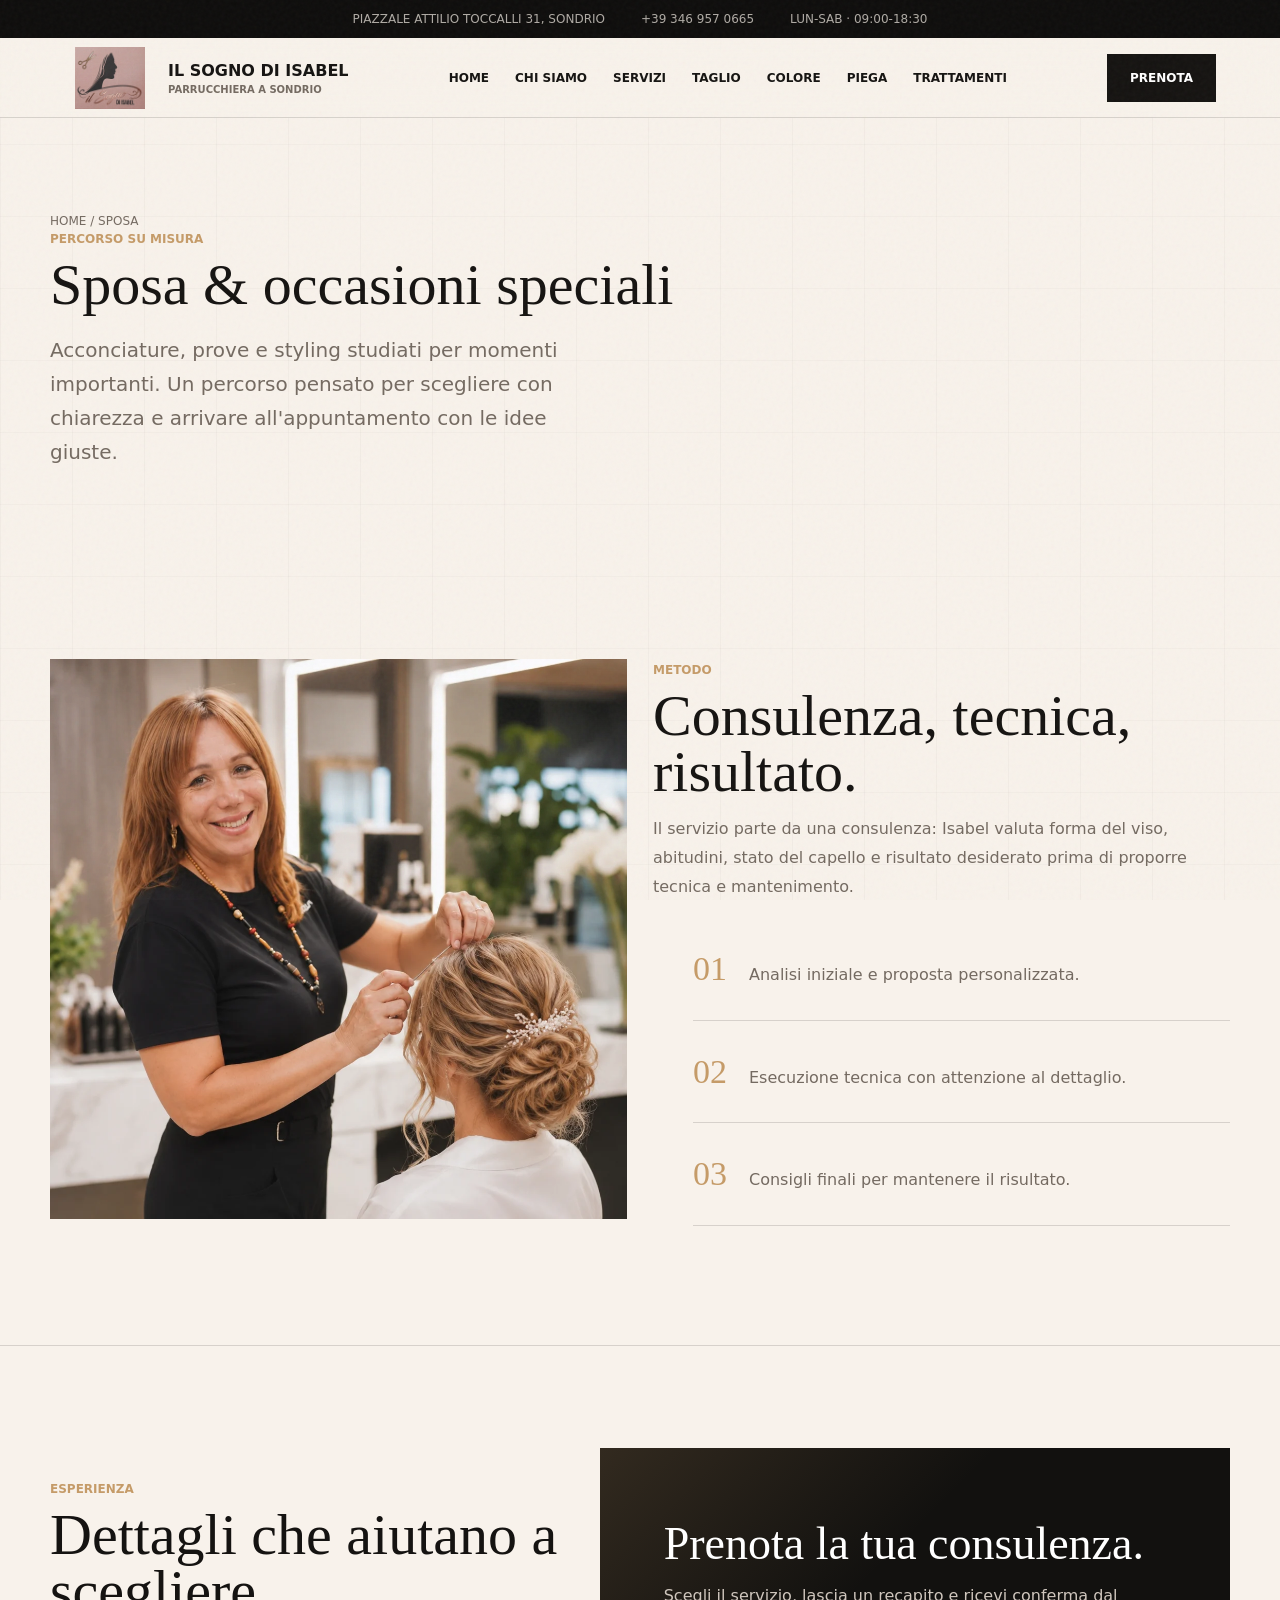
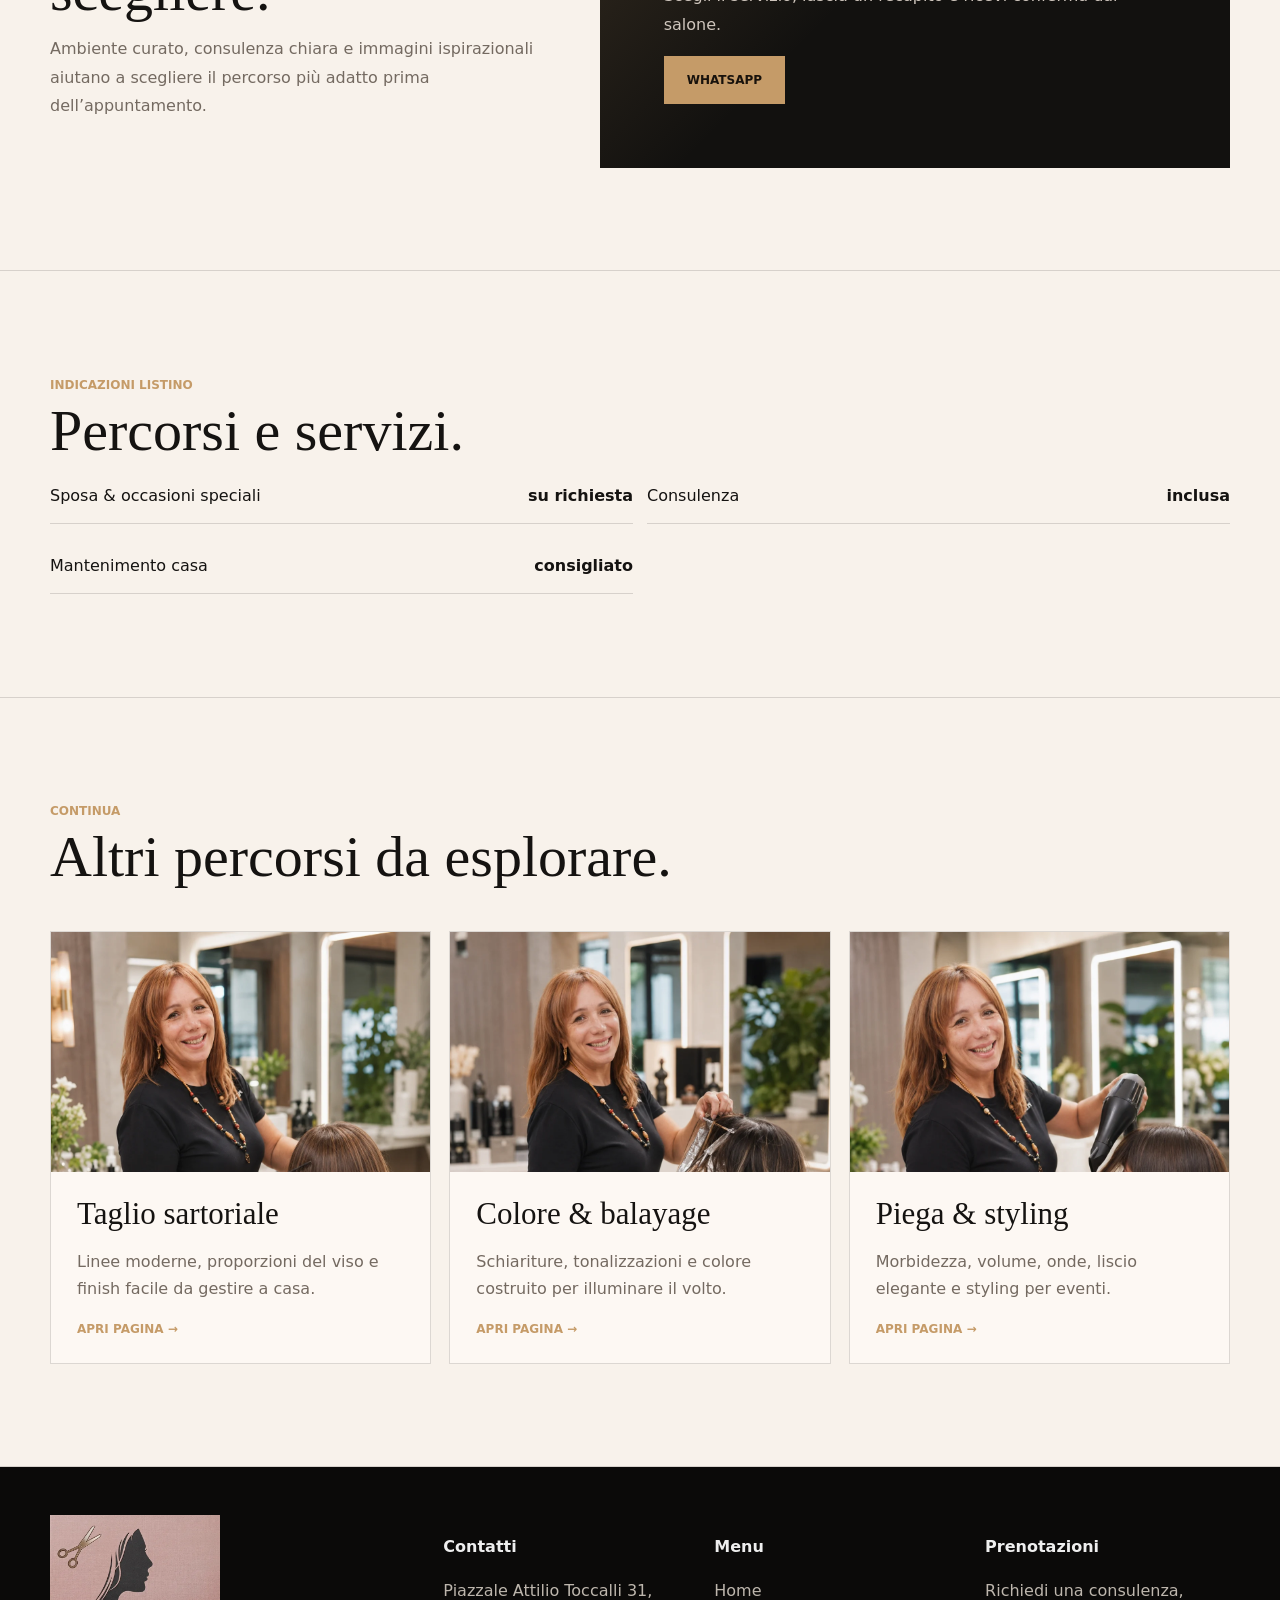
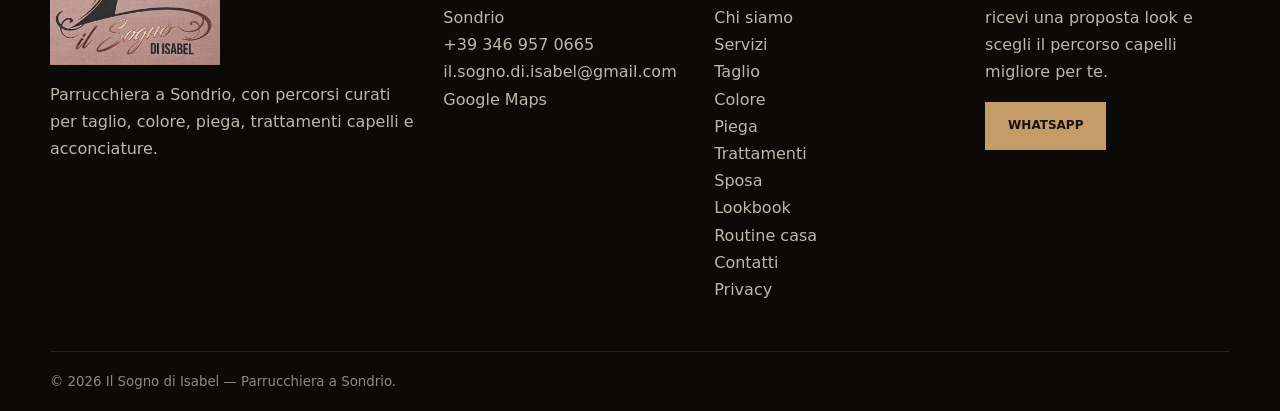
<file: sposa-eventi.html>
<!doctype html>
<html lang="it">
<head>
<meta charset="utf-8"><meta name="viewport" content="width=device-width, initial-scale=1">
<title>Il Sogno di Isabel — Sposa & occasioni speciali</title>
<meta name="description" content="Acconciature sposa ed eventi a Sondrio con prove, consulenza e styling per occasioni speciali.">
<link rel="canonical" href="https://sosaai.github.io/il-sogno-di-isabel-site/sposa-eventi.html">
<link rel="icon" href="assets/logo-originale-optimized.webp"><link rel="stylesheet" href="styles.css">
</head>
<body>
<div class="noise"></div>
<div class="topbar"><span>Piazzale Attilio Toccalli 31, Sondrio</span><span>+39 346 957 0665</span><span>Lun-Sab · 09:00-18:30</span></div>
<header class="nav">
  <a class="brand" href="index.html"><img src="assets/logo-originale-optimized.webp" alt="Il Sogno di Isabel logo"><span>Il Sogno di Isabel<small>Parrucchiera a Sondrio</small></span></a>
  <nav class="menu"><a class="" href="index.html">Home</a><a class="" href="chi-siamo.html">Chi siamo</a><a class="" href="servizi.html">Servizi</a><a class="" href="taglio.html">Taglio</a><a class="" href="colore.html">Colore</a><a class="" href="piega-styling.html">Piega</a><a class="" href="trattamenti.html">Trattamenti</a></nav>
  <a class="btn" href="https://wa.me/393469570665?text=Buongiorno%2C%20vorrei%20prenotare%20un%20appuntamento%20da%20Il%20Sogno%20di%20Isabel.">Prenota</a><button class="hamb" aria-label="Menu">☰</button>
</header>
<nav class="mobile"><a href="index.html">Home</a><a href="chi-siamo.html">Chi siamo</a><a href="servizi.html">Servizi</a><a href="taglio.html">Taglio</a><a href="colore.html">Colore</a><a href="piega-styling.html">Piega</a><a href="trattamenti.html">Trattamenti</a><a href="sposa-eventi.html">Sposa</a><a href="lookbook.html">Lookbook</a><a href="shop.html">Routine casa</a><a href="contatti.html">Contatti</a><a href="privacy.html">Privacy</a><a class="btn" href="https://wa.me/393469570665?text=Buongiorno%2C%20vorrei%20prenotare%20un%20appuntamento%20da%20Il%20Sogno%20di%20Isabel.">Prenota</a></nav>
<main>
<section class="page-hero"><div class="container reveal"><div class="breadcrumbs"><a href="index.html">Home</a> / Sposa</div><span class="eyebrow">Percorso su misura</span><h1 class="title">Sposa & occasioni speciali</h1><p class="lead">Acconciature, prove e styling studiati per momenti importanti. Un percorso pensato per scegliere con chiarezza e arrivare all'appuntamento con le idee giuste.</p></div></section>
<section class="section"><div class="container service-detail"><img class="reveal" src="assets/isabel-raccolto-evento.webp" alt="Sposa & occasioni speciali"><div class="reveal"><span class="kicker">Metodo</span><h2 class="title">Consulenza, tecnica, risultato.</h2><p class="text">Il servizio parte da una consulenza: Isabel valuta forma del viso, abitudini, stato del capello e risultato desiderato prima di proporre tecnica e mantenimento.</p><ul class="numbered"><li>Analisi iniziale e proposta personalizzata.</li><li>Esecuzione tecnica con attenzione al dettaglio.</li><li>Consigli finali per mantenere il risultato.</li></ul></div></div></section>
<section class="section"><div class="container split"><div><span class="kicker">Esperienza</span><h2 class="title">Dettagli che aiutano a scegliere.</h2><p class="text">Ambiente curato, consulenza chiara e immagini ispirazionali aiutano a scegliere il percorso più adatto prima dell’appuntamento.</p></div><div class="panel"><h3 class="title panel-title">Prenota la tua consulenza.</h3><p class="text">Scegli il servizio, lascia un recapito e ricevi conferma dal salone.</p><a class="btn gold" href="https://wa.me/393469570665?text=Buongiorno%2C%20vorrei%20prenotare%20un%20appuntamento%20da%20Il%20Sogno%20di%20Isabel.">WhatsApp</a></div></div></section>
<section class="section"><div class="container"><span class="kicker">Indicazioni listino</span><h2 class="title">Percorsi e servizi.</h2><div class="price-list"><div class="price"><span>Sposa & occasioni speciali</span><strong>su richiesta</strong></div><div class="price"><span>Consulenza</span><strong>inclusa</strong></div><div class="price"><span>Mantenimento casa</span><strong>consigliato</strong></div></div></div></section>
<section class="section"><div class="container section-title"><div><span class="kicker">Continua</span><h2 class="title">Altri percorsi da esplorare.</h2></div></div><div class="container grid-3"><article class="card reveal"><div class="card-img"><img src="assets/isabel-taglio-caschetto.webp" alt="Taglio sartoriale"></div><h3>Taglio sartoriale</h3><p>Linee moderne, proporzioni del viso e finish facile da gestire a casa.</p><a class="link" href="taglio.html">Apri pagina →</a></article><article class="card reveal"><div class="card-img"><img src="assets/isabel-colore-foils.webp" alt="Colore & balayage"></div><h3>Colore & balayage</h3><p>Schiariture, tonalizzazioni e colore costruito per illuminare il volto.</p><a class="link" href="colore.html">Apri pagina →</a></article><article class="card reveal"><div class="card-img"><img src="assets/isabel-piega-caschetto.webp" alt="Piega & styling"></div><h3>Piega & styling</h3><p>Morbidezza, volume, onde, liscio elegante e styling per eventi.</p><a class="link" href="piega-styling.html">Apri pagina →</a></article></div></section>
</main>
<footer class="footer">
  <div class="container footer-grid">
    <div><img src="assets/logo-originale-optimized.webp" alt="logo" class="footer-logo"><p>Parrucchiera a Sondrio, con percorsi curati per taglio, colore, piega, trattamenti capelli e acconciature.</p></div>
    <div><h4>Contatti</h4><p>Piazzale Attilio Toccalli 31, Sondrio<br><a href="tel:+393469570665">+39 346 957 0665</a><br><a href="mailto:il.sogno.di.isabel@gmail.com">il.sogno.di.isabel@gmail.com</a><br><a href="https://www.google.com/maps/search/?api=1&query=Piazzale%20Attilio%20Toccalli%2031%2C%20Sondrio" target="_blank" rel="noreferrer">Google Maps</a></p></div>
    <div><h4>Menu</h4><p><a href="index.html">Home</a><br><a href="chi-siamo.html">Chi siamo</a><br><a href="servizi.html">Servizi</a><br><a href="taglio.html">Taglio</a><br><a href="colore.html">Colore</a><br><a href="piega-styling.html">Piega</a><br><a href="trattamenti.html">Trattamenti</a><br><a href="sposa-eventi.html">Sposa</a><br><a href="lookbook.html">Lookbook</a><br><a href="shop.html">Routine casa</a><br><a href="contatti.html">Contatti</a><br><a href="privacy.html">Privacy</a><br></p></div>
    <div><h4>Prenotazioni</h4><p>Richiedi una consulenza, ricevi una proposta look e scegli il percorso capelli migliore per te.</p><a class="btn gold" href="https://wa.me/393469570665?text=Buongiorno%2C%20vorrei%20prenotare%20un%20appuntamento%20da%20Il%20Sogno%20di%20Isabel.">WhatsApp</a></div>
  </div>
  <div class="container"><small>© 2026 Il Sogno di Isabel — Parrucchiera a Sondrio.</small></div>
</footer>
<script src="script.js"></script>
</body></html>
</file>
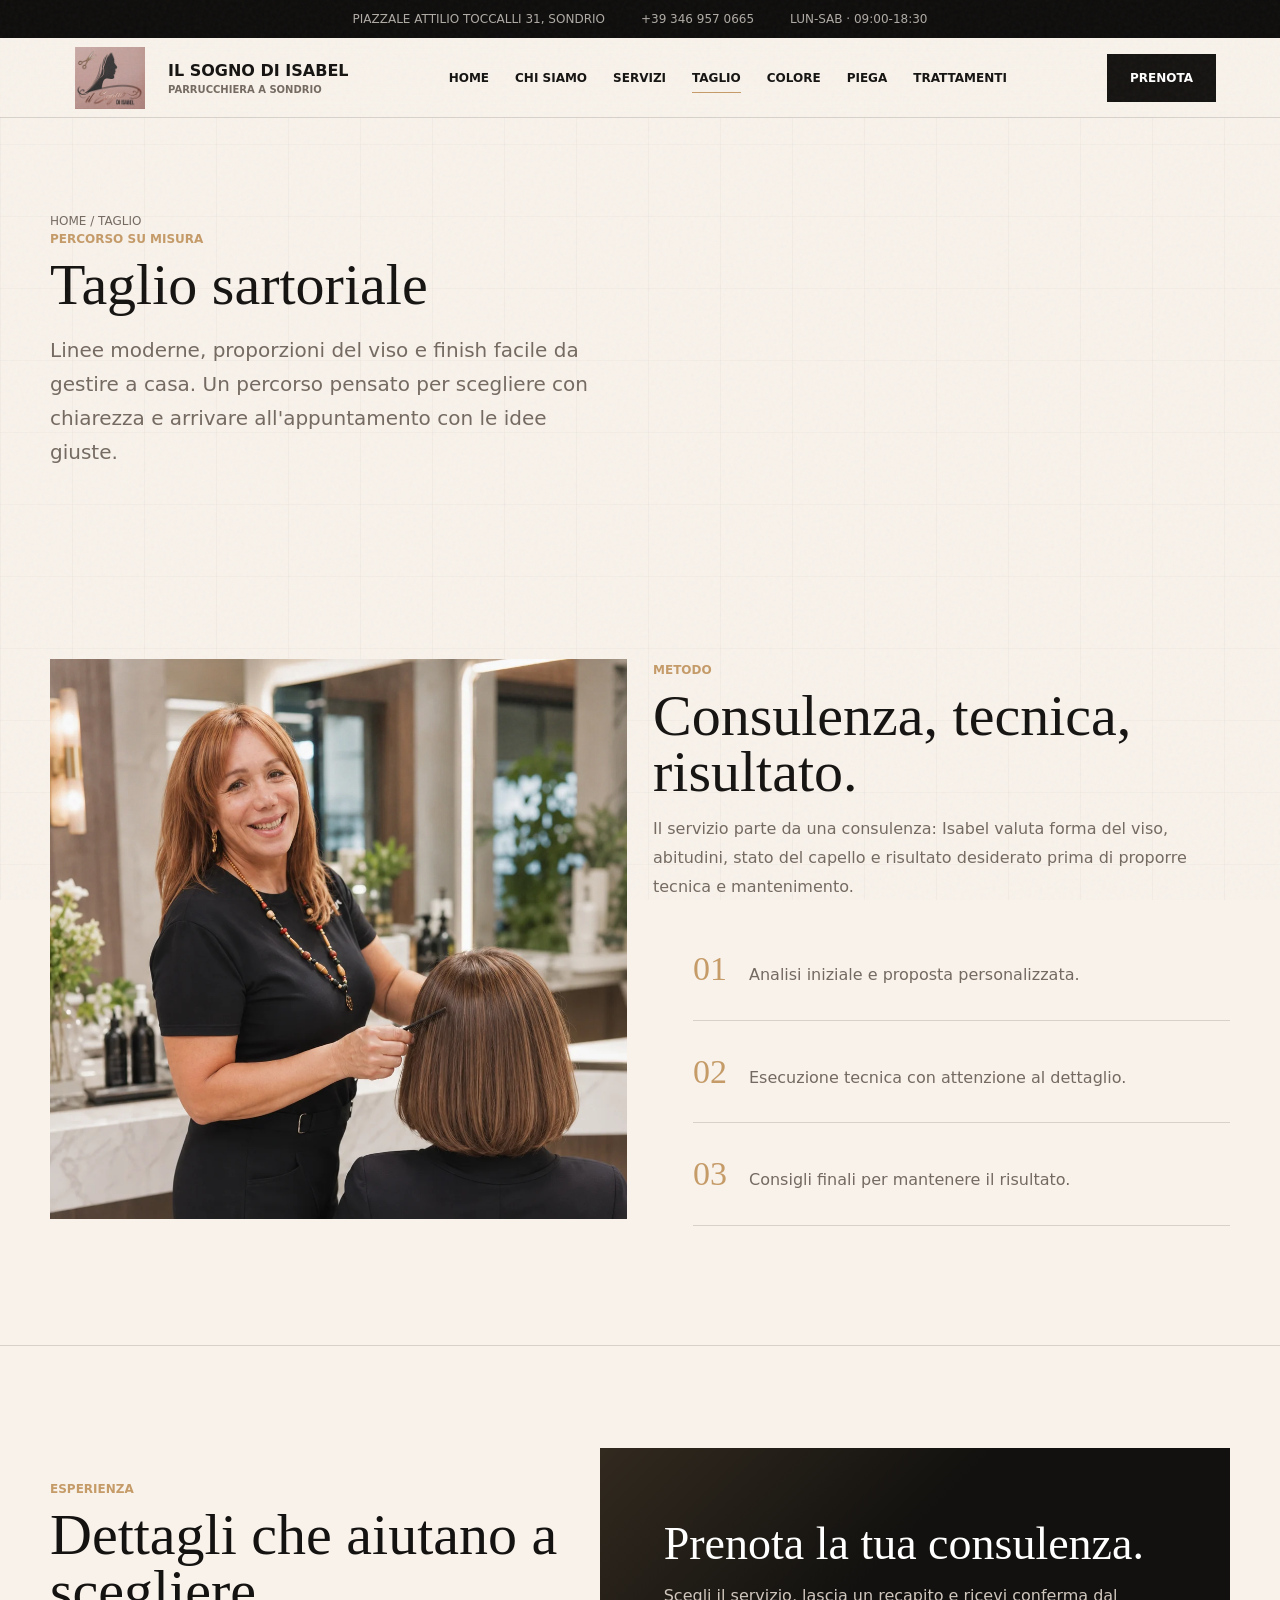
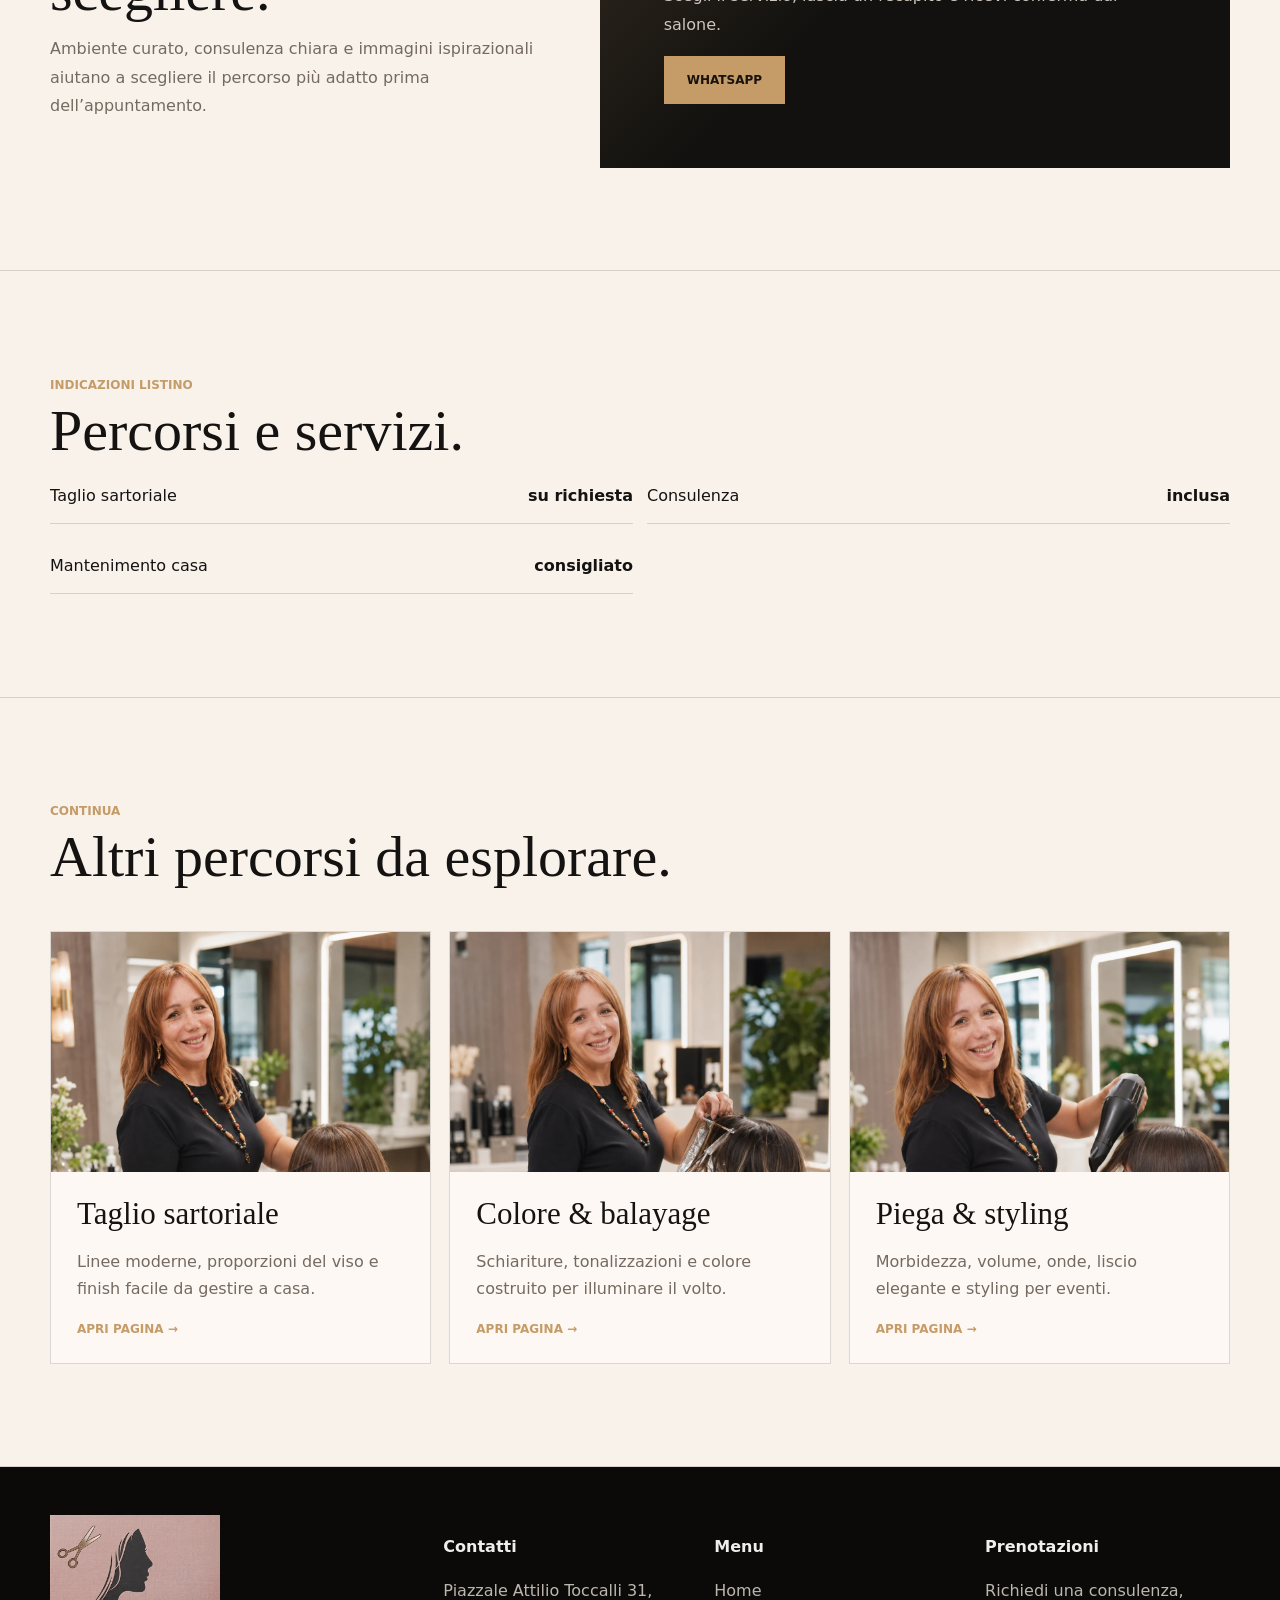
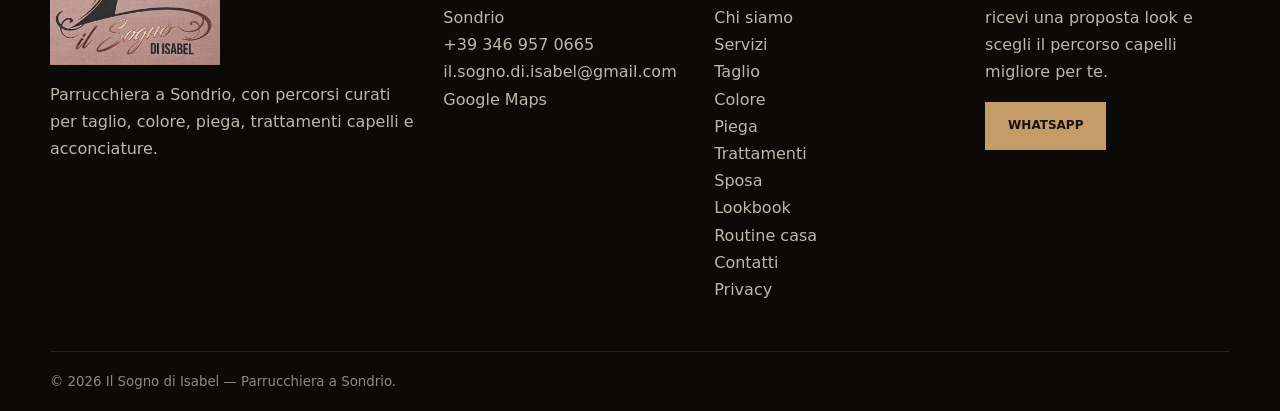
<file: taglio.html>
<!doctype html>
<html lang="it">
<head>
<meta charset="utf-8"><meta name="viewport" content="width=device-width, initial-scale=1">
<title>Il Sogno di Isabel — Taglio sartoriale</title>
<meta name="description" content="Taglio sartoriale a Sondrio: consulenza viso, proporzioni, styling e gestione del look a casa.">
<link rel="canonical" href="https://sosaai.github.io/il-sogno-di-isabel-site/taglio.html">
<link rel="icon" href="assets/logo-originale-optimized.webp"><link rel="stylesheet" href="styles.css">
</head>
<body>
<div class="noise"></div>
<div class="topbar"><span>Piazzale Attilio Toccalli 31, Sondrio</span><span>+39 346 957 0665</span><span>Lun-Sab · 09:00-18:30</span></div>
<header class="nav">
  <a class="brand" href="index.html"><img src="assets/logo-originale-optimized.webp" alt="Il Sogno di Isabel logo"><span>Il Sogno di Isabel<small>Parrucchiera a Sondrio</small></span></a>
  <nav class="menu"><a class="" href="index.html">Home</a><a class="" href="chi-siamo.html">Chi siamo</a><a class="" href="servizi.html">Servizi</a><a class="active" href="taglio.html">Taglio</a><a class="" href="colore.html">Colore</a><a class="" href="piega-styling.html">Piega</a><a class="" href="trattamenti.html">Trattamenti</a></nav>
  <a class="btn" href="https://wa.me/393469570665?text=Buongiorno%2C%20vorrei%20prenotare%20un%20appuntamento%20da%20Il%20Sogno%20di%20Isabel.">Prenota</a><button class="hamb" aria-label="Menu">☰</button>
</header>
<nav class="mobile"><a href="index.html">Home</a><a href="chi-siamo.html">Chi siamo</a><a href="servizi.html">Servizi</a><a href="taglio.html">Taglio</a><a href="colore.html">Colore</a><a href="piega-styling.html">Piega</a><a href="trattamenti.html">Trattamenti</a><a href="sposa-eventi.html">Sposa</a><a href="lookbook.html">Lookbook</a><a href="shop.html">Routine casa</a><a href="contatti.html">Contatti</a><a href="privacy.html">Privacy</a><a class="btn" href="https://wa.me/393469570665?text=Buongiorno%2C%20vorrei%20prenotare%20un%20appuntamento%20da%20Il%20Sogno%20di%20Isabel.">Prenota</a></nav>
<main>
<section class="page-hero"><div class="container reveal"><div class="breadcrumbs"><a href="index.html">Home</a> / Taglio</div><span class="eyebrow">Percorso su misura</span><h1 class="title">Taglio sartoriale</h1><p class="lead">Linee moderne, proporzioni del viso e finish facile da gestire a casa. Un percorso pensato per scegliere con chiarezza e arrivare all'appuntamento con le idee giuste.</p></div></section>
<section class="section"><div class="container service-detail"><img class="reveal" src="assets/isabel-taglio-caschetto.webp" alt="Taglio sartoriale"><div class="reveal"><span class="kicker">Metodo</span><h2 class="title">Consulenza, tecnica, risultato.</h2><p class="text">Il servizio parte da una consulenza: Isabel valuta forma del viso, abitudini, stato del capello e risultato desiderato prima di proporre tecnica e mantenimento.</p><ul class="numbered"><li>Analisi iniziale e proposta personalizzata.</li><li>Esecuzione tecnica con attenzione al dettaglio.</li><li>Consigli finali per mantenere il risultato.</li></ul></div></div></section>
<section class="section"><div class="container split"><div><span class="kicker">Esperienza</span><h2 class="title">Dettagli che aiutano a scegliere.</h2><p class="text">Ambiente curato, consulenza chiara e immagini ispirazionali aiutano a scegliere il percorso più adatto prima dell’appuntamento.</p></div><div class="panel"><h3 class="title panel-title">Prenota la tua consulenza.</h3><p class="text">Scegli il servizio, lascia un recapito e ricevi conferma dal salone.</p><a class="btn gold" href="https://wa.me/393469570665?text=Buongiorno%2C%20vorrei%20prenotare%20un%20appuntamento%20da%20Il%20Sogno%20di%20Isabel.">WhatsApp</a></div></div></section>
<section class="section"><div class="container"><span class="kicker">Indicazioni listino</span><h2 class="title">Percorsi e servizi.</h2><div class="price-list"><div class="price"><span>Taglio sartoriale</span><strong>su richiesta</strong></div><div class="price"><span>Consulenza</span><strong>inclusa</strong></div><div class="price"><span>Mantenimento casa</span><strong>consigliato</strong></div></div></div></section>
<section class="section"><div class="container section-title"><div><span class="kicker">Continua</span><h2 class="title">Altri percorsi da esplorare.</h2></div></div><div class="container grid-3"><article class="card reveal"><div class="card-img"><img src="assets/isabel-taglio-caschetto.webp" alt="Taglio sartoriale"></div><h3>Taglio sartoriale</h3><p>Linee moderne, proporzioni del viso e finish facile da gestire a casa.</p><a class="link" href="taglio.html">Apri pagina →</a></article><article class="card reveal"><div class="card-img"><img src="assets/isabel-colore-foils.webp" alt="Colore & balayage"></div><h3>Colore & balayage</h3><p>Schiariture, tonalizzazioni e colore costruito per illuminare il volto.</p><a class="link" href="colore.html">Apri pagina →</a></article><article class="card reveal"><div class="card-img"><img src="assets/isabel-piega-caschetto.webp" alt="Piega & styling"></div><h3>Piega & styling</h3><p>Morbidezza, volume, onde, liscio elegante e styling per eventi.</p><a class="link" href="piega-styling.html">Apri pagina →</a></article></div></section>
</main>
<footer class="footer">
  <div class="container footer-grid">
    <div><img src="assets/logo-originale-optimized.webp" alt="logo" class="footer-logo"><p>Parrucchiera a Sondrio, con percorsi curati per taglio, colore, piega, trattamenti capelli e acconciature.</p></div>
    <div><h4>Contatti</h4><p>Piazzale Attilio Toccalli 31, Sondrio<br><a href="tel:+393469570665">+39 346 957 0665</a><br><a href="mailto:il.sogno.di.isabel@gmail.com">il.sogno.di.isabel@gmail.com</a><br><a href="https://www.google.com/maps/search/?api=1&query=Piazzale%20Attilio%20Toccalli%2031%2C%20Sondrio" target="_blank" rel="noreferrer">Google Maps</a></p></div>
    <div><h4>Menu</h4><p><a href="index.html">Home</a><br><a href="chi-siamo.html">Chi siamo</a><br><a href="servizi.html">Servizi</a><br><a href="taglio.html">Taglio</a><br><a href="colore.html">Colore</a><br><a href="piega-styling.html">Piega</a><br><a href="trattamenti.html">Trattamenti</a><br><a href="sposa-eventi.html">Sposa</a><br><a href="lookbook.html">Lookbook</a><br><a href="shop.html">Routine casa</a><br><a href="contatti.html">Contatti</a><br><a href="privacy.html">Privacy</a><br></p></div>
    <div><h4>Prenotazioni</h4><p>Richiedi una consulenza, ricevi una proposta look e scegli il percorso capelli migliore per te.</p><a class="btn gold" href="https://wa.me/393469570665?text=Buongiorno%2C%20vorrei%20prenotare%20un%20appuntamento%20da%20Il%20Sogno%20di%20Isabel.">WhatsApp</a></div>
  </div>
  <div class="container"><small>© 2026 Il Sogno di Isabel — Parrucchiera a Sondrio.</small></div>
</footer>
<script src="script.js"></script>
</body></html>
</file>
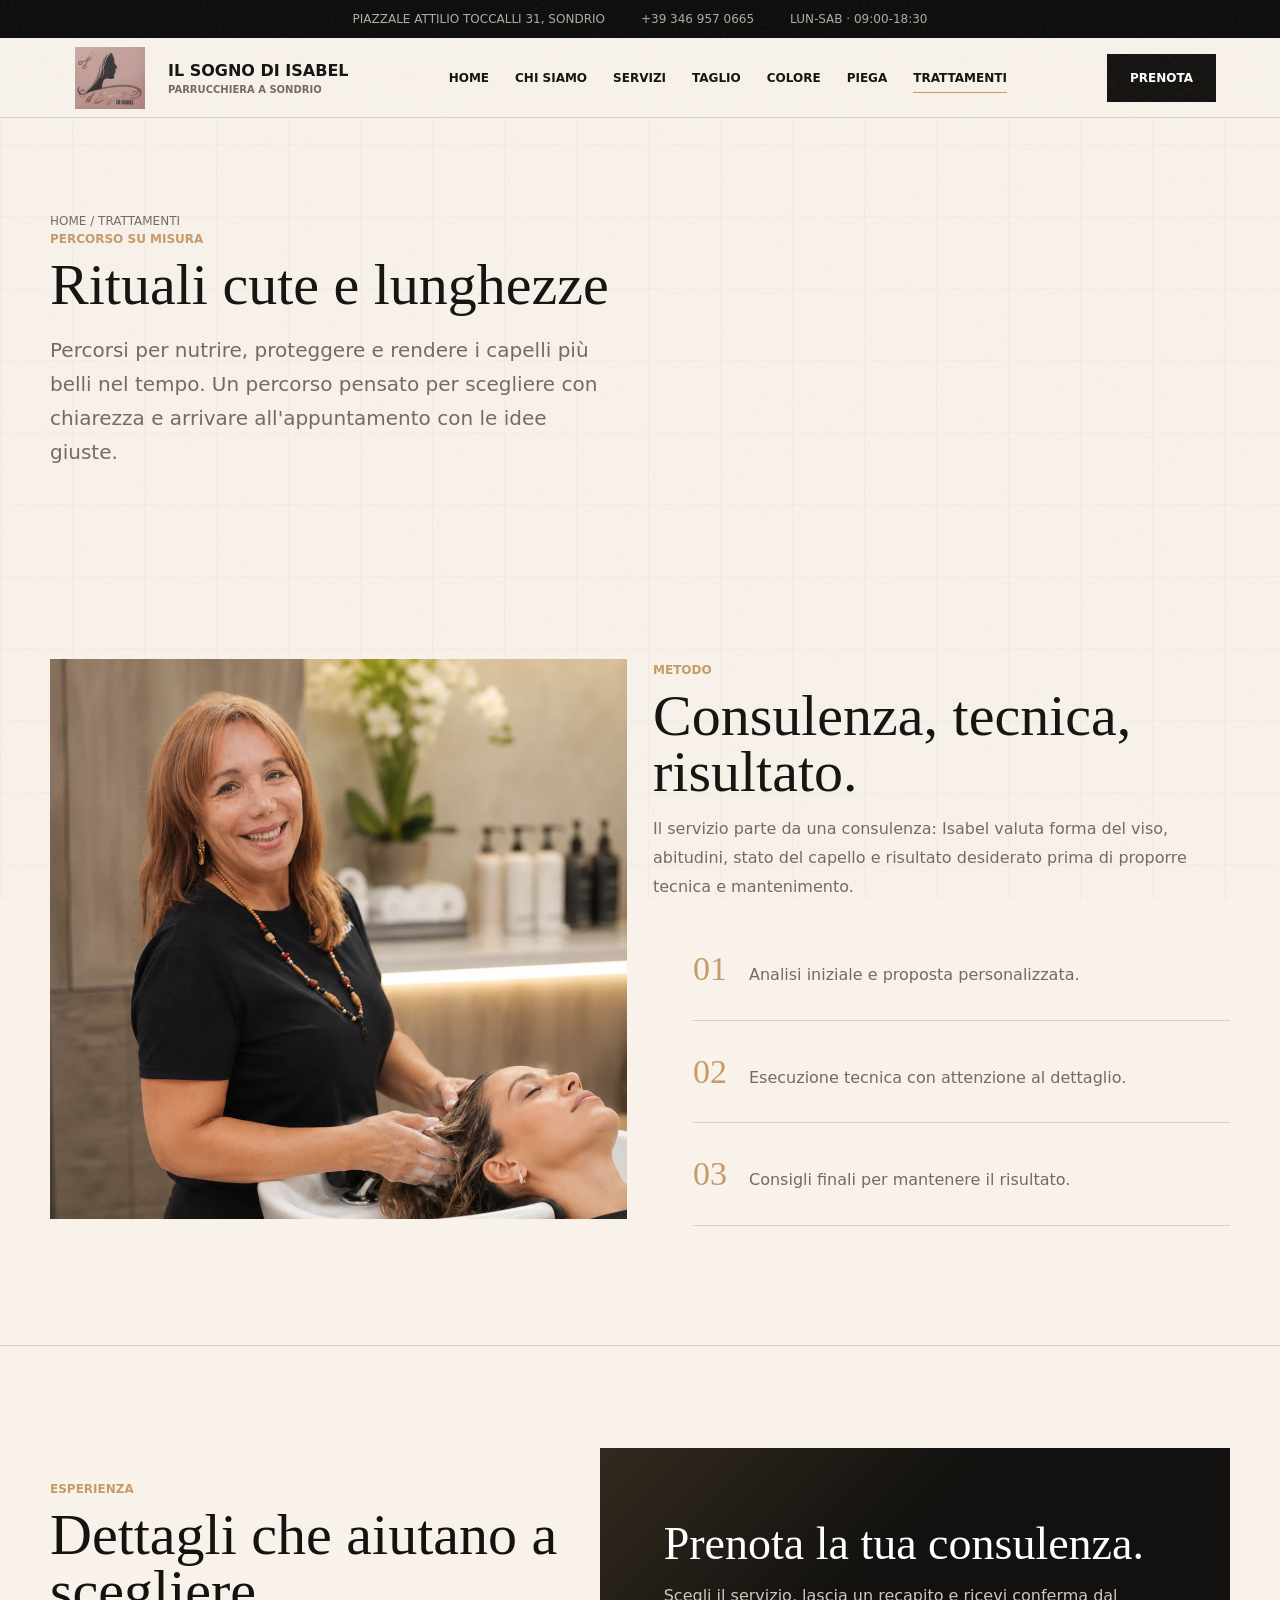
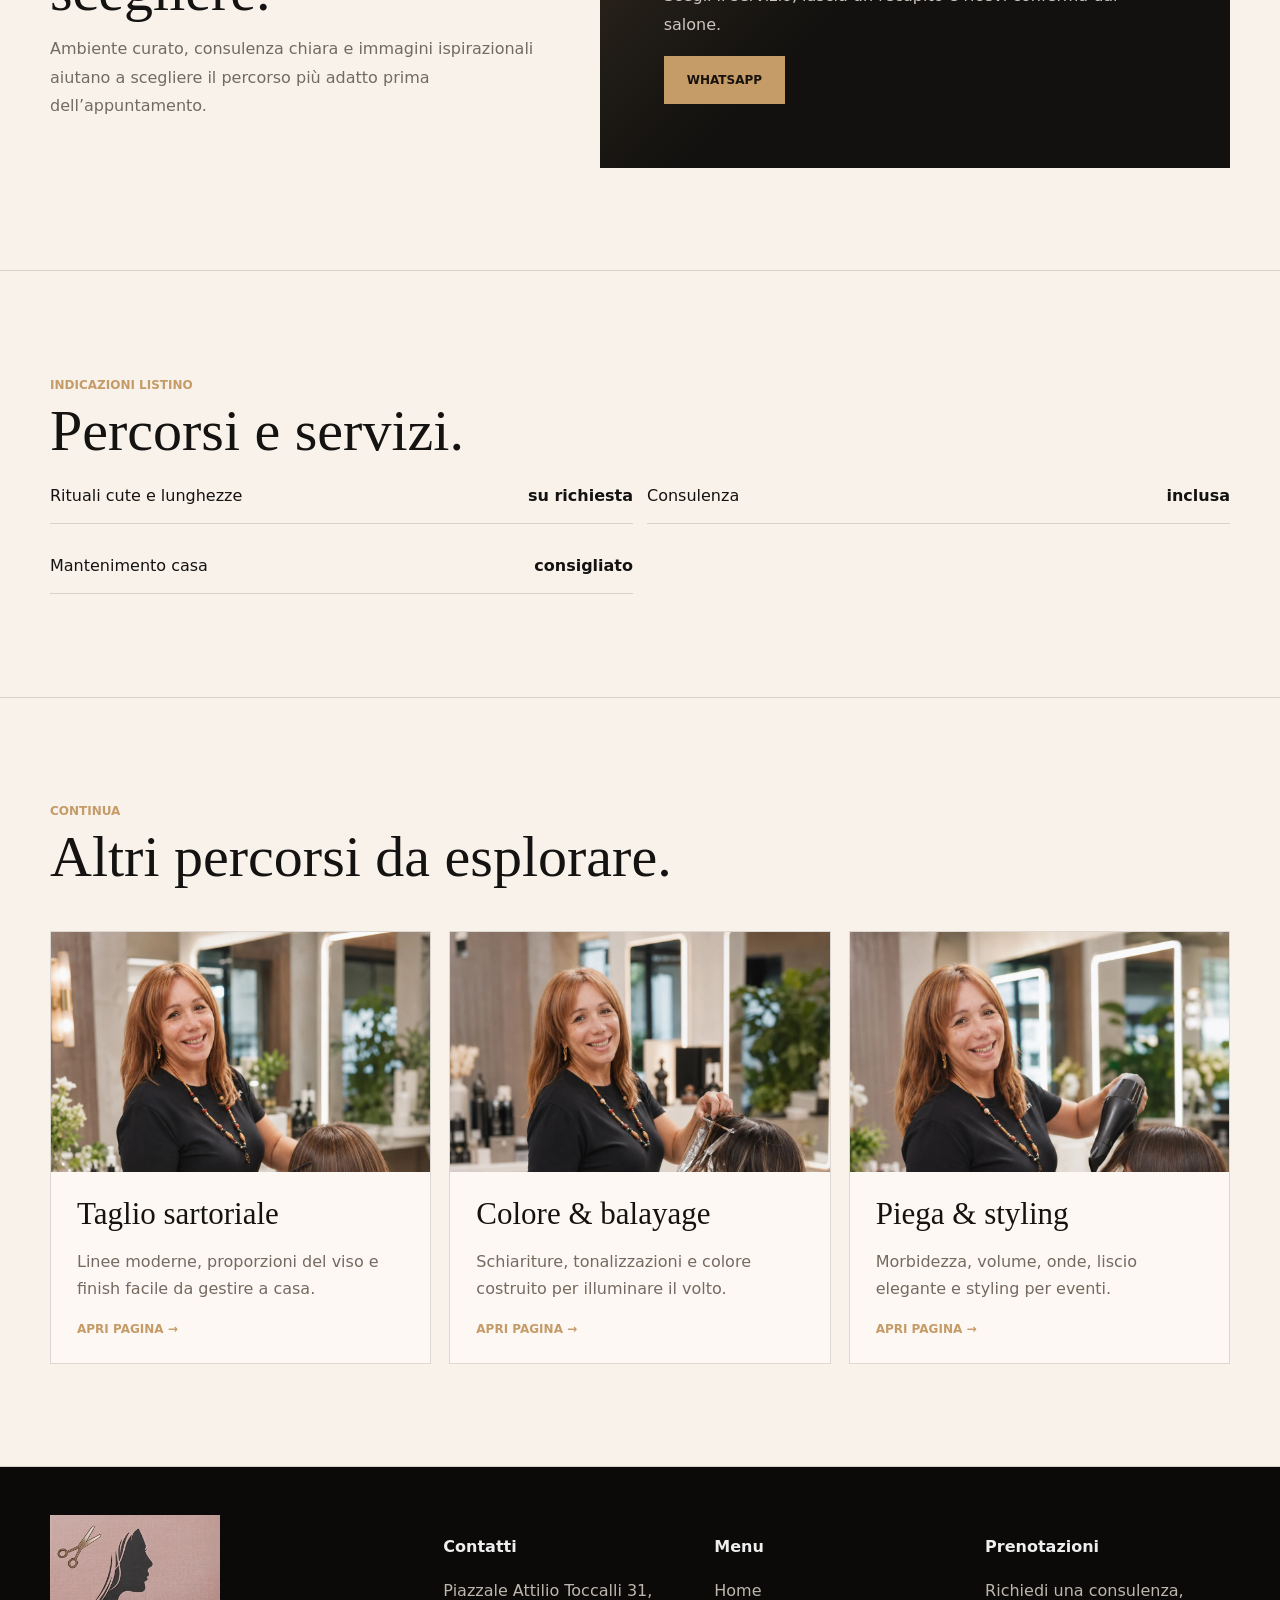
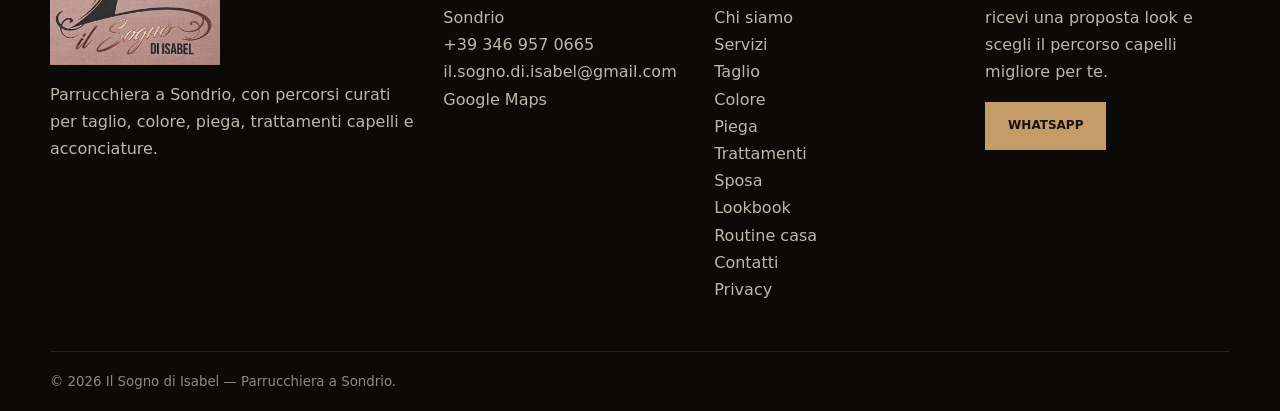
<file: trattamenti.html>
<!doctype html>
<html lang="it">
<head>
<meta charset="utf-8"><meta name="viewport" content="width=device-width, initial-scale=1">
<title>Il Sogno di Isabel — Rituali cute e lunghezze</title>
<meta name="description" content="Trattamenti capelli a Sondrio per cute, lunghezze, nutrimento, protezione e luminosita.">
<link rel="canonical" href="https://sosaai.github.io/il-sogno-di-isabel-site/trattamenti.html">
<link rel="icon" href="assets/logo-originale-optimized.webp"><link rel="stylesheet" href="styles.css">
</head>
<body>
<div class="noise"></div>
<div class="topbar"><span>Piazzale Attilio Toccalli 31, Sondrio</span><span>+39 346 957 0665</span><span>Lun-Sab · 09:00-18:30</span></div>
<header class="nav">
  <a class="brand" href="index.html"><img src="assets/logo-originale-optimized.webp" alt="Il Sogno di Isabel logo"><span>Il Sogno di Isabel<small>Parrucchiera a Sondrio</small></span></a>
  <nav class="menu"><a class="" href="index.html">Home</a><a class="" href="chi-siamo.html">Chi siamo</a><a class="" href="servizi.html">Servizi</a><a class="" href="taglio.html">Taglio</a><a class="" href="colore.html">Colore</a><a class="" href="piega-styling.html">Piega</a><a class="active" href="trattamenti.html">Trattamenti</a></nav>
  <a class="btn" href="https://wa.me/393469570665?text=Buongiorno%2C%20vorrei%20prenotare%20un%20appuntamento%20da%20Il%20Sogno%20di%20Isabel.">Prenota</a><button class="hamb" aria-label="Menu">☰</button>
</header>
<nav class="mobile"><a href="index.html">Home</a><a href="chi-siamo.html">Chi siamo</a><a href="servizi.html">Servizi</a><a href="taglio.html">Taglio</a><a href="colore.html">Colore</a><a href="piega-styling.html">Piega</a><a href="trattamenti.html">Trattamenti</a><a href="sposa-eventi.html">Sposa</a><a href="lookbook.html">Lookbook</a><a href="shop.html">Routine casa</a><a href="contatti.html">Contatti</a><a href="privacy.html">Privacy</a><a class="btn" href="https://wa.me/393469570665?text=Buongiorno%2C%20vorrei%20prenotare%20un%20appuntamento%20da%20Il%20Sogno%20di%20Isabel.">Prenota</a></nav>
<main>
<section class="page-hero"><div class="container reveal"><div class="breadcrumbs"><a href="index.html">Home</a> / Trattamenti</div><span class="eyebrow">Percorso su misura</span><h1 class="title">Rituali cute e lunghezze</h1><p class="lead">Percorsi per nutrire, proteggere e rendere i capelli più belli nel tempo. Un percorso pensato per scegliere con chiarezza e arrivare all'appuntamento con le idee giuste.</p></div></section>
<section class="section"><div class="container service-detail"><img class="reveal" src="assets/isabel-lavaggio.webp" alt="Rituali cute e lunghezze"><div class="reveal"><span class="kicker">Metodo</span><h2 class="title">Consulenza, tecnica, risultato.</h2><p class="text">Il servizio parte da una consulenza: Isabel valuta forma del viso, abitudini, stato del capello e risultato desiderato prima di proporre tecnica e mantenimento.</p><ul class="numbered"><li>Analisi iniziale e proposta personalizzata.</li><li>Esecuzione tecnica con attenzione al dettaglio.</li><li>Consigli finali per mantenere il risultato.</li></ul></div></div></section>
<section class="section"><div class="container split"><div><span class="kicker">Esperienza</span><h2 class="title">Dettagli che aiutano a scegliere.</h2><p class="text">Ambiente curato, consulenza chiara e immagini ispirazionali aiutano a scegliere il percorso più adatto prima dell’appuntamento.</p></div><div class="panel"><h3 class="title panel-title">Prenota la tua consulenza.</h3><p class="text">Scegli il servizio, lascia un recapito e ricevi conferma dal salone.</p><a class="btn gold" href="https://wa.me/393469570665?text=Buongiorno%2C%20vorrei%20prenotare%20un%20appuntamento%20da%20Il%20Sogno%20di%20Isabel.">WhatsApp</a></div></div></section>
<section class="section"><div class="container"><span class="kicker">Indicazioni listino</span><h2 class="title">Percorsi e servizi.</h2><div class="price-list"><div class="price"><span>Rituali cute e lunghezze</span><strong>su richiesta</strong></div><div class="price"><span>Consulenza</span><strong>inclusa</strong></div><div class="price"><span>Mantenimento casa</span><strong>consigliato</strong></div></div></div></section>
<section class="section"><div class="container section-title"><div><span class="kicker">Continua</span><h2 class="title">Altri percorsi da esplorare.</h2></div></div><div class="container grid-3"><article class="card reveal"><div class="card-img"><img src="assets/isabel-taglio-caschetto.webp" alt="Taglio sartoriale"></div><h3>Taglio sartoriale</h3><p>Linee moderne, proporzioni del viso e finish facile da gestire a casa.</p><a class="link" href="taglio.html">Apri pagina →</a></article><article class="card reveal"><div class="card-img"><img src="assets/isabel-colore-foils.webp" alt="Colore & balayage"></div><h3>Colore & balayage</h3><p>Schiariture, tonalizzazioni e colore costruito per illuminare il volto.</p><a class="link" href="colore.html">Apri pagina →</a></article><article class="card reveal"><div class="card-img"><img src="assets/isabel-piega-caschetto.webp" alt="Piega & styling"></div><h3>Piega & styling</h3><p>Morbidezza, volume, onde, liscio elegante e styling per eventi.</p><a class="link" href="piega-styling.html">Apri pagina →</a></article></div></section>
</main>
<footer class="footer">
  <div class="container footer-grid">
    <div><img src="assets/logo-originale-optimized.webp" alt="logo" class="footer-logo"><p>Parrucchiera a Sondrio, con percorsi curati per taglio, colore, piega, trattamenti capelli e acconciature.</p></div>
    <div><h4>Contatti</h4><p>Piazzale Attilio Toccalli 31, Sondrio<br><a href="tel:+393469570665">+39 346 957 0665</a><br><a href="mailto:il.sogno.di.isabel@gmail.com">il.sogno.di.isabel@gmail.com</a><br><a href="https://www.google.com/maps/search/?api=1&query=Piazzale%20Attilio%20Toccalli%2031%2C%20Sondrio" target="_blank" rel="noreferrer">Google Maps</a></p></div>
    <div><h4>Menu</h4><p><a href="index.html">Home</a><br><a href="chi-siamo.html">Chi siamo</a><br><a href="servizi.html">Servizi</a><br><a href="taglio.html">Taglio</a><br><a href="colore.html">Colore</a><br><a href="piega-styling.html">Piega</a><br><a href="trattamenti.html">Trattamenti</a><br><a href="sposa-eventi.html">Sposa</a><br><a href="lookbook.html">Lookbook</a><br><a href="shop.html">Routine casa</a><br><a href="contatti.html">Contatti</a><br><a href="privacy.html">Privacy</a><br></p></div>
    <div><h4>Prenotazioni</h4><p>Richiedi una consulenza, ricevi una proposta look e scegli il percorso capelli migliore per te.</p><a class="btn gold" href="https://wa.me/393469570665?text=Buongiorno%2C%20vorrei%20prenotare%20un%20appuntamento%20da%20Il%20Sogno%20di%20Isabel.">WhatsApp</a></div>
  </div>
  <div class="container"><small>© 2026 Il Sogno di Isabel — Parrucchiera a Sondrio.</small></div>
</footer>
<script src="script.js"></script>
</body></html>
</file>
<file: styles.css>
:root{
  --bg:#f8f2eb; --paper:#fffaf5; --ink:#151311; --muted:#746a61; --gold:#c59b68; --rose:#dfb7b1; --line:rgba(20,18,15,.14); --dark:#10100f; --soft:#efe4d9;
  --serif: Georgia, 'Times New Roman', serif; --sans: Inter, ui-sans-serif, system-ui, -apple-system, BlinkMacSystemFont, 'Segoe UI', sans-serif;
}
*{box-sizing:border-box} html{scroll-behavior:smooth} body{margin:0;background:var(--bg);color:var(--ink);font-family:var(--sans);overflow-x:hidden} a{color:inherit;text-decoration:none} img{max-width:100%;display:block}
.site-loader{position:fixed;inset:0;z-index:10000;display:grid;place-items:center;background:var(--bg);transition:opacity .7s ease,visibility .7s ease;overflow:hidden}.site-loader:before{content:"";position:absolute;inset:0;background:linear-gradient(115deg,rgba(255,250,245,.78),rgba(197,155,104,.16),rgba(255,250,245,.9));background-size:220% 220%;animation:loaderWash 3s ease-in-out forwards}.site-loader img{position:relative;width:min(74vw,460px);height:auto;filter:drop-shadow(0 28px 42px rgba(0,0,0,.16));animation:loaderLogo 3s ease forwards}.loader-line{position:absolute;left:50%;bottom:18vh;width:min(58vw,360px);height:1px;transform:translateX(-50%);background:rgba(21,19,17,.18);overflow:hidden}.loader-line span{display:block;width:100%;height:100%;background:var(--gold);transform-origin:left;animation:loaderLine 3s ease forwards}body.loader-done .site-loader{opacity:0;visibility:hidden;pointer-events:none}@keyframes loaderWash{0%{background-position:0 50%}100%{background-position:100% 50%}}@keyframes loaderLogo{0%{opacity:0;transform:translateY(18px) scale(.96)}18%,82%{opacity:1;transform:translateY(0) scale(1)}100%{opacity:.92;transform:translateY(-8px) scale(.985)}}@keyframes loaderLine{0%{transform:scaleX(0)}100%{transform:scaleX(1)}}
body:before{content:"";position:fixed;inset:0;background:linear-gradient(90deg,rgba(0,0,0,.022) 1px,transparent 1px),linear-gradient(rgba(0,0,0,.018) 1px,transparent 1px);background-size:72px 72px,72px 72px;pointer-events:none;z-index:-2}.noise{position:fixed;inset:0;opacity:.06;pointer-events:none;z-index:9999;background-image:url("data:image/svg+xml,%3Csvg viewBox='0 0 256 256' xmlns='http://www.w3.org/2000/svg'%3E%3Cfilter id='n'%3E%3CfeTurbulence type='fractalNoise' baseFrequency='.9' numOctaves='4' stitchTiles='stitch'/%3E%3C/filter%3E%3Crect width='100%25' height='100%25' filter='url(%23n)' opacity='.65'/%3E%3C/svg%3E")}
.topbar{height:38px;background:#0e0d0c;color:#ede7df;display:flex;align-items:center;justify-content:center;font-size:12px;letter-spacing:0;text-transform:uppercase}.topbar span{opacity:.72;margin:0 18px}.nav{height:80px;padding:0 clamp(18px,5vw,72px);display:flex;align-items:center;justify-content:space-between;position:sticky;top:0;background:rgba(248,242,235,.78);backdrop-filter:blur(18px);z-index:80;border-bottom:1px solid var(--line)}.brand{display:flex;align-items:center;gap:12px;font-weight:800;letter-spacing:0;text-transform:uppercase}.brand img{width:92px;height:62px;object-fit:contain;border-radius:0;box-shadow:none}.brand small{display:block;font-size:10px;color:var(--muted);letter-spacing:0;margin-top:4px}.menu{display:flex;gap:26px;align-items:center}.menu a{font-size:12px;font-weight:700;text-transform:uppercase;letter-spacing:0;position:relative}.menu a:after{content:"";position:absolute;left:0;bottom:-8px;width:0;height:1px;background:var(--gold);transition:.3s}.menu a:hover:after,.menu a.active:after{width:100%}.btn{display:inline-flex;align-items:center;justify-content:center;gap:10px;white-space:nowrap;min-height:48px;padding:0 22px;border:1px solid var(--ink);background:var(--ink);color:#fff;font-size:12px;letter-spacing:0;text-transform:uppercase;font-weight:800;transition:.35s;border-radius:0}.btn:hover{transform:translateY(-2px);box-shadow:0 16px 40px rgba(0,0,0,.16)}.btn:active{transform:translateY(0) scale(.98)}.btn:focus-visible,.link:focus-visible,.menu a:focus-visible,.mobile a:focus-visible,.hamb:focus-visible{outline:2px solid var(--gold);outline-offset:4px}.btn.light{background:transparent;color:var(--ink)}.btn.gold{background:var(--gold);border-color:var(--gold);color:#18120c}.hamb{display:none;background:none;border:0;font-size:28px}.mobile{display:none}.container{width:min(1180px,calc(100% - 44px));margin:auto}.wide{width:min(1460px,calc(100% - 36px));margin:auto}.hero{min-height:calc(100vh - 118px);display:grid;grid-template-columns:1.04fr .96fr;align-items:stretch;border-bottom:1px solid var(--line)}.hero-copy{padding:clamp(54px,8vw,110px) clamp(26px,7vw,98px);display:flex;flex-direction:column;justify-content:center;position:relative}.eyebrow{font-size:12px;letter-spacing:0;text-transform:uppercase;color:var(--gold);font-weight:800}.headline{font-family:var(--serif);font-size:88px;line-height:.88;font-weight:400;letter-spacing:0;margin:20px 0}.lead{font-size:20px;line-height:1.7;color:var(--muted);max-width:560px}.hero-actions{display:flex;gap:14px;flex-wrap:wrap;margin-top:32px}.hero-image{position:relative;min-height:620px;overflow:hidden;background:#111}.hero-image img{width:100%;height:100%;object-fit:cover;filter:saturate(.9) contrast(1.04)}.hero-image:after{content:"";position:absolute;inset:0;background:linear-gradient(90deg,rgba(0,0,0,.20),transparent 35%),linear-gradient(0deg,rgba(0,0,0,.42),transparent 45%)}.hero-stat{position:absolute;right:28px;bottom:28px;background:rgba(255,250,245,.9);backdrop-filter:blur(14px);padding:24px;max-width:310px}.hero-stat strong{display:block;font-family:var(--serif);font-size:42px;font-weight:400;line-height:.9}.strip{background:#111;color:#fff;display:grid;grid-template-columns:repeat(4,1fr);border-bottom:1px solid rgba(255,255,255,.1)}.strip div{padding:28px clamp(16px,3vw,42px);border-right:1px solid rgba(255,255,255,.12)}.strip strong{display:block;color:var(--gold);font-family:var(--serif);font-size:34px;font-weight:400}.section{padding:clamp(66px,8vw,126px) 0;border-bottom:1px solid var(--line)}.section-title{display:flex;align-items:end;justify-content:space-between;gap:28px;margin-bottom:36px}.kicker{font-size:12px;letter-spacing:0;text-transform:uppercase;color:var(--gold);font-weight:800}.title{font-family:var(--serif);font-size:58px;line-height:.96;font-weight:400;letter-spacing:0;margin:10px 0}.panel-title{font-size:46px}.text{color:var(--muted);line-height:1.8;font-size:16px}.grid-3{display:grid;grid-template-columns:repeat(3,1fr);gap:18px}.grid-4{display:grid;grid-template-columns:repeat(4,1fr);gap:16px}.card{background:rgba(255,250,245,.72);border:1px solid var(--line);padding:26px;min-height:250px;position:relative;overflow:hidden}.card:hover img{transform:scale(1.04)}.card-img{height:240px;margin:-26px -26px 24px;overflow:hidden}.card-img img{height:100%;width:100%;object-fit:cover;transition:.6s}.card h3{font-family:var(--serif);font-size:31px;font-weight:400;letter-spacing:0;margin:0 0 10px}.card p{color:var(--muted);line-height:1.7}.link{font-size:12px;letter-spacing:0;text-transform:uppercase;font-weight:800;color:var(--gold)}.split{display:grid;grid-template-columns:.9fr 1.1fr;gap:34px;align-items:center}.split-img{height:620px;overflow:hidden}.split-img img{width:100%;height:100%;object-fit:cover}.panel{background:#12110f;color:#fff;padding:clamp(38px,5vw,74px);position:relative;overflow:hidden}.panel:before{content:"";position:absolute;inset:0;background:linear-gradient(135deg,rgba(197,155,104,.18),transparent 42%);pointer-events:none}.panel>*{position:relative}.panel .text{color:#cfc6bd}.masonry{display:grid;grid-template-columns:1.2fr .8fr 1fr;gap:16px}.masonry img{height:310px;width:100%;object-fit:cover}.masonry img:nth-child(1){grid-row:span 2;height:638px}.masonry img:nth-child(4){height:312px}.quote-row{display:grid;grid-template-columns:repeat(3,1fr);gap:18px}.quote{background:#fffaf5;border:1px solid var(--line);padding:32px}.quote .stars{color:var(--gold);letter-spacing:0}.cta{background:#0e0d0c;color:#fff}.cta .title{color:#fff}.cta .text{color:#cfc7bf}.footer{background:#0b0a09;color:#eee;padding:48px 0 22px}.footer-grid{display:grid;grid-template-columns:1.5fr 1fr 1fr 1fr;gap:26px}.footer-logo{width:170px;height:auto;margin-bottom:16px}.footer p,.footer a{color:#bdb6ad;line-height:1.7}.footer small{display:block;border-top:1px solid rgba(255,255,255,.1);padding-top:22px;margin-top:32px;color:#8e8880}.page-hero{padding:96px 0 68px}.page-hero .title{max-width:850px}.breadcrumbs{font-size:12px;text-transform:uppercase;letter-spacing:0;color:var(--muted)}.service-detail{display:grid;grid-template-columns:1fr 1fr;gap:26px}.service-detail img{height:560px;width:100%;object-fit:cover}.numbered{counter-reset:item}.numbered li{list-style:none;border-bottom:1px solid var(--line);padding:22px 0;color:var(--muted);line-height:1.7}.numbered li:before{counter-increment:item;content:"0" counter(item);font-family:var(--serif);font-size:34px;color:var(--gold);margin-right:22px}.price-list{display:grid;grid-template-columns:repeat(2,1fr);gap:14px}.price{display:flex;justify-content:space-between;gap:24px;border-bottom:1px solid var(--line);padding:18px 0}.shop-row{display:grid;grid-template-columns:repeat(4,1fr);gap:16px}.product{background:#fffaf5;border:1px solid var(--line);padding:18px}.product img{height:220px;width:100%;object-fit:cover;margin-bottom:16px}.tag{display:inline-block;padding:8px 10px;border:1px solid var(--line);font-size:11px;letter-spacing:0;text-transform:uppercase;color:var(--muted);margin:4px 4px 4px 0}.reveal{opacity:0;transform:translateY(28px);transition:opacity .8s ease,transform .8s ease}.reveal.in{opacity:1;transform:none}.photo-story{background:#fffaf5}.photo-grid{display:grid;grid-template-columns:1.15fr .85fr .85fr;grid-auto-rows:260px;gap:16px}.photo-grid figure{position:relative;margin:0;overflow:hidden;background:#151311}.photo-grid figure.feature{grid-row:span 2}.photo-grid img{width:100%;height:100%;object-fit:cover;filter:saturate(.94) contrast(1.03);transition:transform .7s ease}.photo-grid figure:hover img{transform:scale(1.05)}.photo-grid figcaption{position:absolute;left:16px;bottom:16px;padding:9px 11px;background:rgba(17,16,15,.72);border:1px solid rgba(255,255,255,.14);color:#fffaf5;font-size:11px;letter-spacing:0;text-transform:uppercase;font-weight:800}
@media(max-width:980px){.menu,.nav>.btn{display:none}.hamb{display:block}.mobile.open{display:flex}.mobile{position:fixed;inset:80px 0 auto 0;background:rgba(248,242,235,.96);backdrop-filter:blur(18px);z-index:90;flex-direction:column;padding:20px 28px;border-bottom:1px solid var(--line)}.mobile a{padding:16px 0;border-bottom:1px solid var(--line);text-transform:uppercase;letter-spacing:0;font-size:13px}.hero,.split,.service-detail{grid-template-columns:1fr}.hero-image{min-height:520px}.strip,.grid-3,.grid-4,.quote-row,.shop-row,.footer-grid,.price-list,.photo-grid{grid-template-columns:1fr}.photo-grid{grid-auto-rows:300px}.photo-grid figure.feature{grid-row:auto}.masonry{grid-template-columns:1fr}.masonry img,.masonry img:nth-child(1){height:320px}.section-title{display:block}.headline{font-size:62px}.brand span{display:none}}
@media(max-width:620px){.topbar{font-size:9px}.topbar span{margin:0 6px}.hero-copy{padding:48px 24px}.headline{font-size:52px}.title{font-size:42px}.hero-actions .btn{width:100%}.hero-stat{left:18px;right:18px}.nav{height:78px}.mobile{inset:78px 0 auto 0}.brand img{width:78px;height:52px;object-fit:contain}}

.field-label{display:block;margin:0 0 8px;color:var(--muted);line-height:1.6;font-size:14px}.field-input{width:100%;padding:15px 16px;border:1px solid var(--line);background:#fffaf5;color:var(--ink);font:inherit;margin-bottom:14px}.field-input:focus{outline:2px solid rgba(197,155,104,.38);outline-offset:2px}.form-note{margin:4px 0 18px;color:var(--muted);font-size:13px;line-height:1.6}.contact-actions-inline{display:flex;gap:12px;flex-wrap:wrap;margin-top:22px}.trust-row{display:grid;grid-template-columns:repeat(3,1fr);gap:18px}.trust-item{background:#fffaf5;border:1px solid var(--line);padding:30px}.trust-item span{display:inline-grid;place-items:center;width:38px;height:38px;margin-bottom:24px;border:1px solid var(--line);color:var(--gold);font-family:var(--serif);font-size:20px}.trust-item h3{margin:0 0 10px;font-family:var(--serif);font-size:30px;font-weight:400}.trust-item p{margin:0;color:var(--muted);line-height:1.7}.map-link{display:inline-flex;margin-top:10px;color:var(--gold);font-size:12px;font-weight:800;text-transform:uppercase}

@media(max-width:980px){.nav{padding:0 16px}.hamb{display:grid;place-items:center;width:44px;height:44px;color:var(--ink)}.hero-copy,.page-hero,.panel,.card{min-width:0}.trust-row{grid-template-columns:1fr}.mobile{max-height:calc(100vh - 80px);overflow:auto}.mobile .btn{margin-top:8px}}
@media(max-width:620px){.container,.wide{width:calc(100% - 32px)}.topbar{justify-content:flex-start;overflow:hidden;white-space:nowrap;padding:0 12px}.hero{min-height:auto}.hero-image{min-height:420px}.hero-copy{padding:42px 20px 48px;overflow:hidden}.headline{font-size:42px;line-height:1;max-width:100%;overflow-wrap:break-word}.lead{font-size:17px;line-height:1.6;max-width:100%}.title{font-size:38px;line-height:1.02}.hero-actions{width:100%;margin-top:24px}.hero-stat{padding:18px;max-width:none}.hero-stat strong{font-size:34px}.strip div{padding:22px 18px}.section{padding:58px 0}.section-title{margin-bottom:26px}.card{padding:22px}.card-img{height:220px;margin:-22px -22px 20px}.panel{padding:32px 22px}.split-img,.service-detail img{height:420px}.footer{padding-top:40px}.footer-logo{width:136px}.quote,.trust-item{padding:24px}.price{display:block}.price span{display:block;margin-top:8px;color:var(--gold)}}

.product{display:flex;flex-direction:column;min-height:100%}.product .text{flex:1}.product .btn{width:100%;margin-top:14px}.routine-note{margin-top:18px;padding:26px;border:1px solid var(--line);background:rgba(255,250,245,.76);display:grid;grid-template-columns:auto 1fr;gap:18px;align-items:start}.routine-note strong{font-family:var(--serif);font-size:28px;font-weight:400;color:var(--gold)}.routine-note p{margin:0;color:var(--muted);line-height:1.7}
@media(max-width:980px){.routine-note{grid-template-columns:1fr}}
/* Foto con persone: ancorate in alto cosi la testa non viene mai tagliata (mobile e desktop) */
.hero-image img,.card-img img,.masonry img,.photo-grid img,.service-detail img,.split-img img{object-position:center top}
</file>
